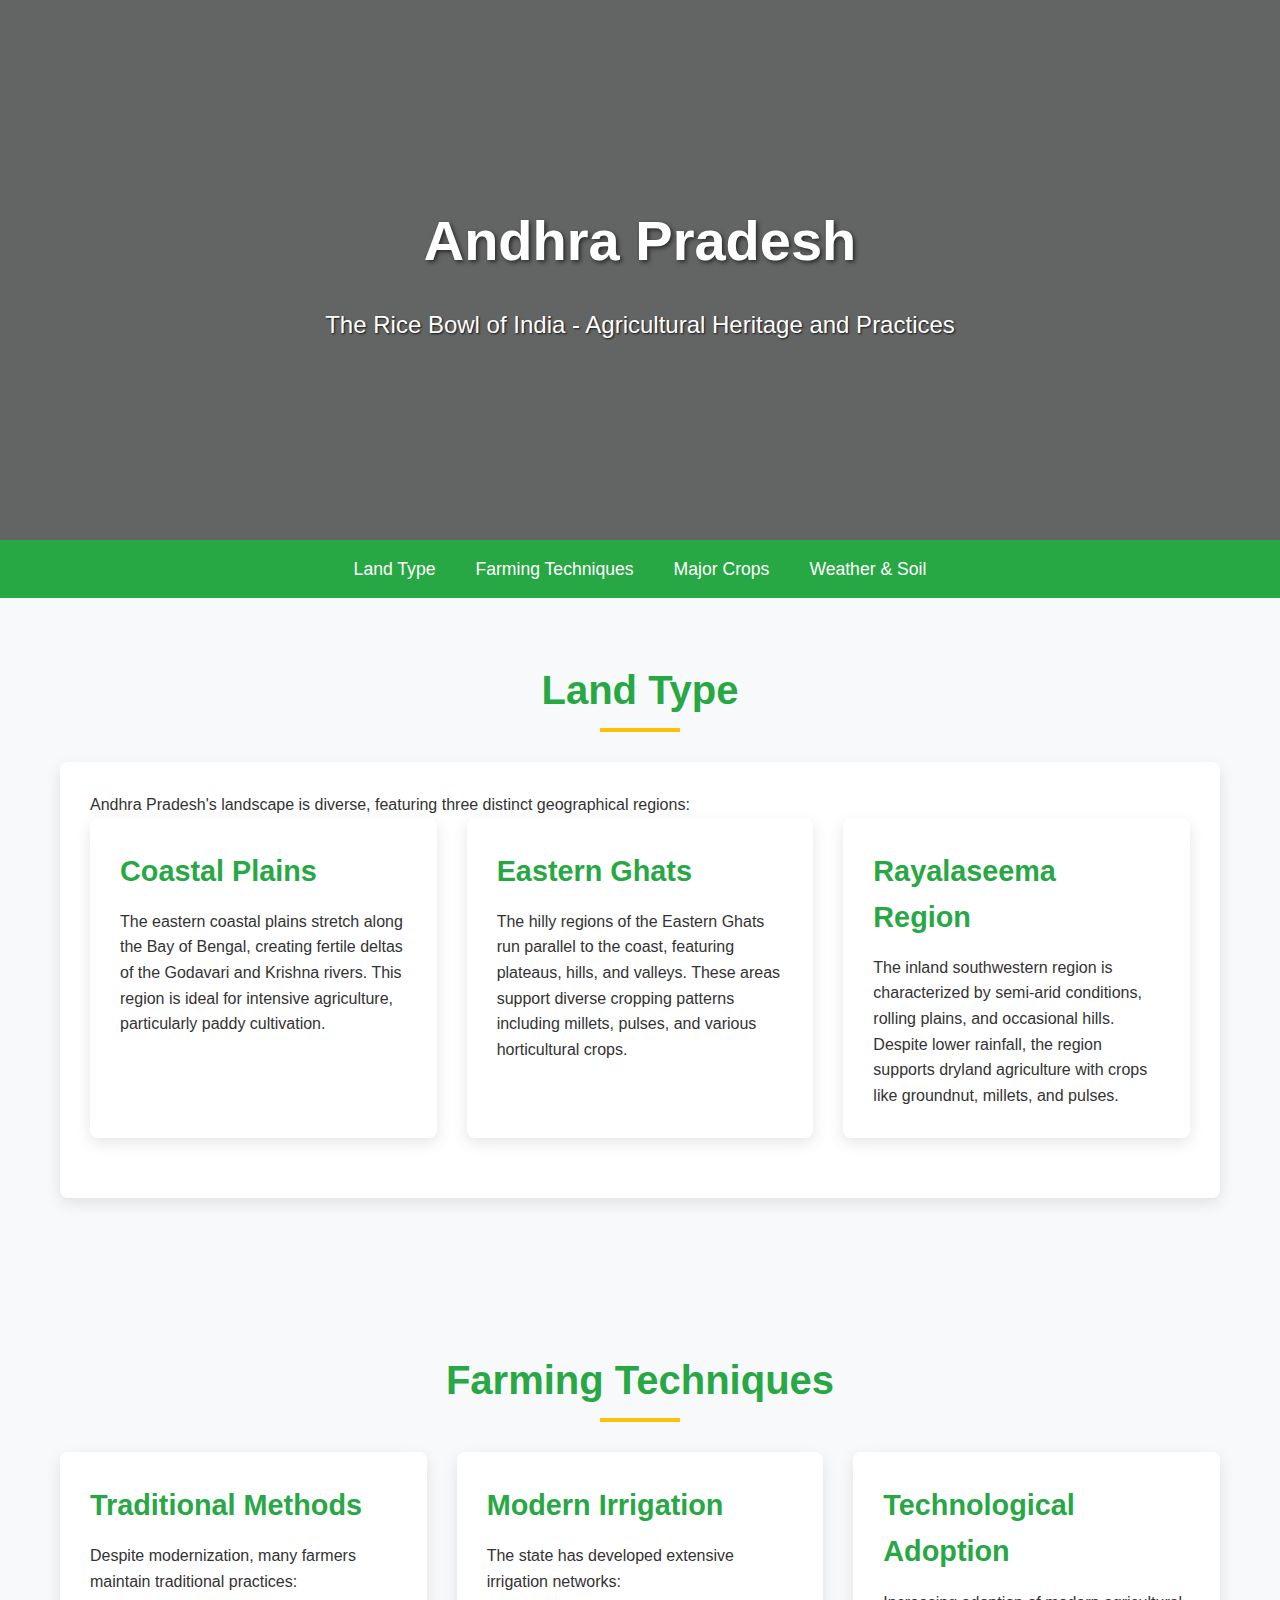
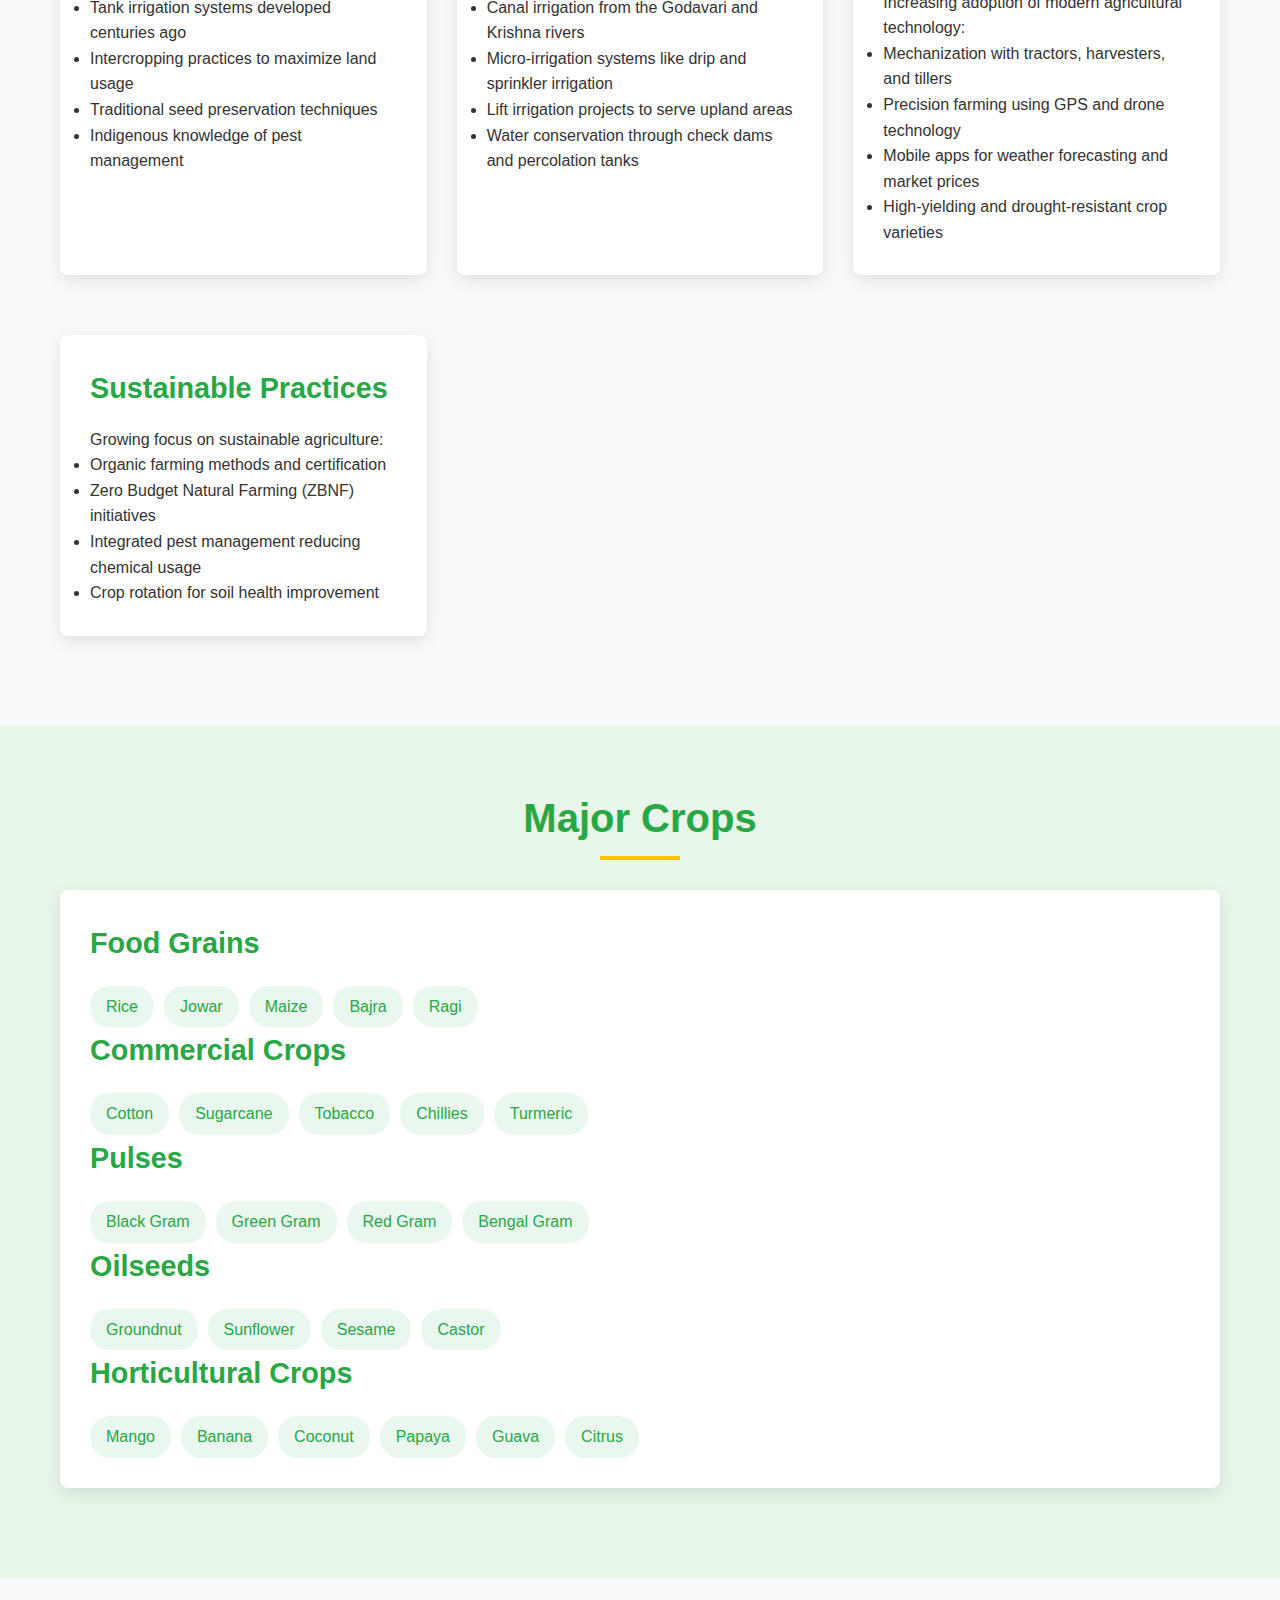
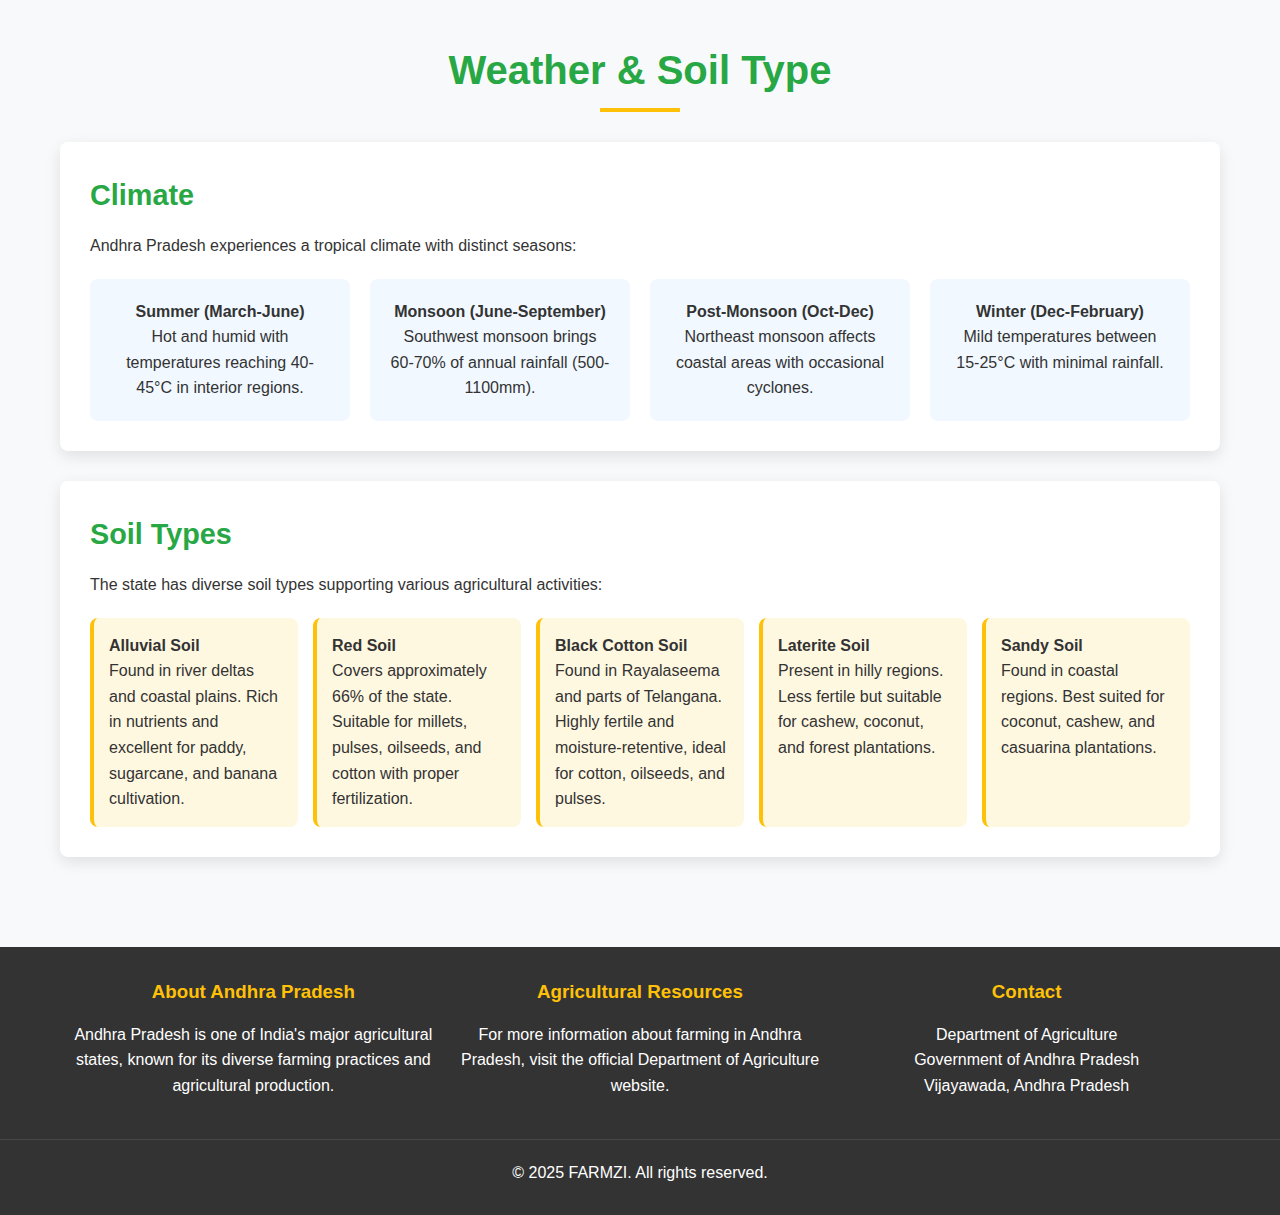
<file: andhra.html>
<!DOCTYPE html>
<html lang="en">
<head>
    <meta charset="UTF-8">
    <meta name="viewport" content="width=device-width, initial-scale=1.0">
    <title>Andhra Pradesh Agriculture</title>
    <style>
        /* Global Styles */
        * {
            margin: 0;
            padding: 0;
            box-sizing: border-box;
            font-family: 'Segoe UI', Tahoma, Geneva, Verdana, sans-serif;
        }
        
        body {
            background-color: #f8f9fa;
            color: #333;
            line-height: 1.6;
        }
        
        .container {
            max-width: 1200px;
            margin: 0 auto;
            padding: 0 20px;
        }
        
        /* Header Styles */
        header {
            background: linear-gradient(rgba(0, 0, 0, 0.6), rgba(0, 0, 0, 0.6)), 
                        url('https://upload.wikimedia.org/wikipedia/commons/thumb/4/44/Andhra_Pradesh_Montage.jpg/1280px-Andhra_Pradesh_Montage.jpg');
            background-size: cover;
            background-position: center;
            height: 60vh;
            color: white;
            text-align: center;
            display: flex;
            flex-direction: column;
            justify-content: center;
            align-items: center;
            position: relative;
        }
        
        .header-content h1 {
            font-size: 3.5rem;
            margin-bottom: 20px;
            text-shadow: 2px 2px 4px rgba(0, 0, 0, 0.6);
        }
        
        .header-content p {
            font-size: 1.5rem;
            max-width: 800px;
            margin: 0 auto;
            text-shadow: 1px 1px 2px rgba(0, 0, 0, 0.8);
        }
        
        /* Navigation */
        nav {
            background-color: #28a745;
            position: sticky;
            top: 0;
            z-index: 100;
        }
        
        .nav-links {
            display: flex;
            list-style: none;
            justify-content: center;
            padding: 15px 0;
        }
        
        .nav-links li {
            padding: 0 20px;
        }
        
        .nav-links a {
            color: white;
            text-decoration: none;
            font-weight: 500;
            transition: color 0.3s;
            font-size: 1.1rem;
        }
        
        .nav-links a:hover {
            color: #ffc107;
        }
        
        /* Section Styles */
        section {
            padding: 60px 0;
        }
        
        .section-title {
            text-align: center;
            margin-bottom: 40px;
            color: #28a745;
            font-size: 2.5rem;
            position: relative;
        }
        
        .section-title::after {
            content: "";
            position: absolute;
            bottom: -10px;
            left: 50%;
            transform: translateX(-50%);
            width: 80px;
            height: 4px;
            background-color: #ffc107;
        }
        
        .card {
            background-color: white;
            border-radius: 8px;
            box-shadow: 0 5px 15px rgba(0, 0, 0, 0.1);
            padding: 30px;
            margin-bottom: 30px;
            transition: transform 0.3s ease;
        }
        
        .card:hover {
            transform: translateY(-10px);
        }
        
        .card h3 {
            color: #28a745;
            margin-bottom: 15px;
            font-size: 1.8rem;
        }
        
        .card-grid {
            display: grid;
            grid-template-columns: repeat(auto-fit, minmax(300px, 1fr));
            gap: 30px;
        }
        
        /* Specific Section Styles */
        .famous-list {
            list-style: none;
        }
        
        .famous-list li {
            padding: 8px 0;
            border-bottom: 1px dashed #ccc;
        }
        
        .famous-list li:last-child {
            border-bottom: none;
        }
        
        .crop-container {
            display: flex;
            flex-wrap: wrap;
            gap: 10px;
            margin-top: 20px;
        }
        
        .crop-badge {
            background-color: #e9f7ef;
            color: #28a745;
            padding: 8px 16px;
            border-radius: 20px;
            font-weight: 500;
        }
        
        .weather-grid {
            display: grid;
            grid-template-columns: repeat(auto-fit, minmax(250px, 1fr));
            gap: 20px;
            margin-top: 20px;
        }
        
        .weather-card {
            background-color: #f1f8ff;
            border-radius: 8px;
            padding: 20px;
            text-align: center;
        }
        
        .soil-types {
            display: flex;
            flex-wrap: wrap;
            gap: 15px;
            margin-top: 20px;
        }
        
        .soil-type {
            flex: 1 1 200px;
            background-color: #fff8e1;
            padding: 15px;
            border-radius: 8px;
            border-left: 4px solid #ffc107;
        }
        
        /* Footer */
        footer {
            background-color: #333;
            color: white;
            text-align: center;
            padding: 30px 0;
        }
        
        .footer-content {
            display: flex;
            justify-content: space-between;
            flex-wrap: wrap;
            max-width: 1200px;
            margin: 0 auto;
            padding: 0 20px;
        }
        
        .footer-section {
            flex: 1 1 300px;
            margin-bottom: 20px;
        }
        
        .footer-section h3 {
            color: #ffc107;
            margin-bottom: 15px;
        }
        
        .copyright {
            margin-top: 20px;
            padding-top: 20px;
            border-top: 1px solid rgba(255, 255, 255, 0.1);
        }
        
        /* Responsive Design */
        @media screen and (max-width: 768px) {
            .header-content h1 {
                font-size: 2.5rem;
            }
            
            .header-content p {
                font-size: 1.1rem;
            }
            
            .nav-links {
                flex-direction: column;
                align-items: center;
            }
            
            .nav-links li {
                padding: 10px 0;
            }
            
            .section-title {
                font-size: 2rem;
            }
            
            .card h3 {
                font-size: 1.5rem;
            }
        }
        
        @media screen and (max-width: 480px) {
            header {
                height: 50vh;
            }
            
            .header-content h1 {
                font-size: 2rem;
            }
            
            section {
                padding: 40px 0;
            }
        }
    </style>
</head>
<body>
    <!-- Header Section -->
    <header>
        <div class="header-content">
            <h1>Andhra Pradesh</h1>
            <p>The Rice Bowl of India - Agricultural Heritage and Practices</p>
        </div>
    </header>
    
    <!-- Navigation -->
    <nav>
        <ul class="nav-links">
            <li><a href="#land-type">Land Type</a></li>
            <li><a href="#farming">Farming Techniques</a></li>
            <li><a href="#crops">Major Crops</a></li>
            <li><a href="#weather-soil">Weather & Soil</a></li>
        </ul>
    </nav>
    
    <!-- Main Content -->
    <main>
        <!-- Land Type Section -->
        <section id="land-type">
            <div class="container">
                <h2 class="section-title">Land Type</h2>
                <div class="card">
                    <p>Andhra Pradesh's landscape is diverse, featuring three distinct geographical regions:</p>
                    <div class="card-grid">
                        <div class="card">
                            <h3>Coastal Plains</h3>
                            <p>The eastern coastal plains stretch along the Bay of Bengal, creating fertile deltas of the Godavari and Krishna rivers. This region is ideal for intensive agriculture, particularly paddy cultivation.</p>
                        </div>
                        <div class="card">
                            <h3>Eastern Ghats</h3>
                            <p>The hilly regions of the Eastern Ghats run parallel to the coast, featuring plateaus, hills, and valleys. These areas support diverse cropping patterns including millets, pulses, and various horticultural crops.</p>
                        </div>
                        <div class="card">
                            <h3>Rayalaseema Region</h3>
                            <p>The inland southwestern region is characterized by semi-arid conditions, rolling plains, and occasional hills. Despite lower rainfall, the region supports dryland agriculture with crops like groundnut, millets, and pulses.</p>
                        </div>
                    </div>
                </div>
            </div>
        </section>
        
        
        
        <!-- Farming Techniques Section -->
        <section id="farming">
            <div class="container">
                <h2 class="section-title">Farming Techniques</h2>
                <div class="card-grid">
                    <div class="card">
                        <h3>Traditional Methods</h3>
                        <p>Despite modernization, many farmers maintain traditional practices:</p>
                        <ul>
                            <li>Tank irrigation systems developed centuries ago</li>
                            <li>Intercropping practices to maximize land usage</li>
                            <li>Traditional seed preservation techniques</li>
                            <li>Indigenous knowledge of pest management</li>
                        </ul>
                    </div>
                    <div class="card">
                        <h3>Modern Irrigation</h3>
                        <p>The state has developed extensive irrigation networks:</p>
                        <ul>
                            <li>Canal irrigation from the Godavari and Krishna rivers</li>
                            <li>Micro-irrigation systems like drip and sprinkler irrigation</li>
                            <li>Lift irrigation projects to serve upland areas</li>
                            <li>Water conservation through check dams and percolation tanks</li>
                        </ul>
                    </div>
                    <div class="card">
                        <h3>Technological Adoption</h3>
                        <p>Increasing adoption of modern agricultural technology:</p>
                        <ul>
                            <li>Mechanization with tractors, harvesters, and tillers</li>
                            <li>Precision farming using GPS and drone technology</li>
                            <li>Mobile apps for weather forecasting and market prices</li>
                            <li>High-yielding and drought-resistant crop varieties</li>
                        </ul>
                    </div>
                    <div class="card">
                        <h3>Sustainable Practices</h3>
                        <p>Growing focus on sustainable agriculture:</p>
                        <ul>
                            <li>Organic farming methods and certification</li>
                            <li>Zero Budget Natural Farming (ZBNF) initiatives</li>
                            <li>Integrated pest management reducing chemical usage</li>
                            <li>Crop rotation for soil health improvement</li>
                        </ul>
                    </div>
                </div>
            </div>
        </section>
        
        <!-- Major Crops Section -->
        <section id="crops" style="background-color: #e8f5e9;">
            <div class="container">
                <h2 class="section-title">Major Crops</h2>
                <div class="card">
                    <h3>Food Grains</h3>
                    <div class="crop-container">
                        <span class="crop-badge">Rice</span>
                        <span class="crop-badge">Jowar</span>
                        <span class="crop-badge">Maize</span>
                        <span class="crop-badge">Bajra</span>
                        <span class="crop-badge">Ragi</span>
                    </div>
                    
                    <h3>Commercial Crops</h3>
                    <div class="crop-container">
                        <span class="crop-badge">Cotton</span>
                        <span class="crop-badge">Sugarcane</span>
                        <span class="crop-badge">Tobacco</span>
                        <span class="crop-badge">Chillies</span>
                        <span class="crop-badge">Turmeric</span>
                    </div>
                    
                    <h3>Pulses</h3>
                    <div class="crop-container">
                        <span class="crop-badge">Black Gram</span>
                        <span class="crop-badge">Green Gram</span>
                        <span class="crop-badge">Red Gram</span>
                        <span class="crop-badge">Bengal Gram</span>
                    </div>
                    
                    <h3>Oilseeds</h3>
                    <div class="crop-container">
                        <span class="crop-badge">Groundnut</span>
                        <span class="crop-badge">Sunflower</span>
                        <span class="crop-badge">Sesame</span>
                        <span class="crop-badge">Castor</span>
                    </div>
                    
                    <h3>Horticultural Crops</h3>
                    <div class="crop-container">
                        <span class="crop-badge">Mango</span>
                        <span class="crop-badge">Banana</span>
                        <span class="crop-badge">Coconut</span>
                        <span class="crop-badge">Papaya</span>
                        <span class="crop-badge">Guava</span>
                        <span class="crop-badge">Citrus</span>
                    </div>
                </div>
            </div>
        </section>
        
        <!-- Weather and Soil Section -->
        <section id="weather-soil">
            <div class="container">
                <h2 class="section-title">Weather & Soil Type</h2>
                
                <div class="card">
                    <h3>Climate</h3>
                    <p>Andhra Pradesh experiences a tropical climate with distinct seasons:</p>
                    <div class="weather-grid">
                        <div class="weather-card">
                            <h4>Summer (March-June)</h4>
                            <p>Hot and humid with temperatures reaching 40-45°C in interior regions.</p>
                        </div>
                        <div class="weather-card">
                            <h4>Monsoon (June-September)</h4>
                            <p>Southwest monsoon brings 60-70% of annual rainfall (500-1100mm).</p>
                        </div>
                        <div class="weather-card">
                            <h4>Post-Monsoon (Oct-Dec)</h4>
                            <p>Northeast monsoon affects coastal areas with occasional cyclones.</p>
                        </div>
                        <div class="weather-card">
                            <h4>Winter (Dec-February)</h4>
                            <p>Mild temperatures between 15-25°C with minimal rainfall.</p>
                        </div>
                    </div>
                </div>
                
                <div class="card">
                    <h3>Soil Types</h3>
                    <p>The state has diverse soil types supporting various agricultural activities:</p>
                    <div class="soil-types">
                        <div class="soil-type">
                            <h4>Alluvial Soil</h4>
                            <p>Found in river deltas and coastal plains. Rich in nutrients and excellent for paddy, sugarcane, and banana cultivation.</p>
                        </div>
                        <div class="soil-type">
                            <h4>Red Soil</h4>
                            <p>Covers approximately 66% of the state. Suitable for millets, pulses, oilseeds, and cotton with proper fertilization.</p>
                        </div>
                        <div class="soil-type">
                            <h4>Black Cotton Soil</h4>
                            <p>Found in Rayalaseema and parts of Telangana. Highly fertile and moisture-retentive, ideal for cotton, oilseeds, and pulses.</p>
                        </div>
                        <div class="soil-type">
                            <h4>Laterite Soil</h4>
                            <p>Present in hilly regions. Less fertile but suitable for cashew, coconut, and forest plantations.</p>
                        </div>
                        <div class="soil-type">
                            <h4>Sandy Soil</h4>
                            <p>Found in coastal regions. Best suited for coconut, cashew, and casuarina plantations.</p>
                        </div>
                    </div>
                </div>
            </div>
        </section>
    </main>
    
    <!-- Footer Section -->
    <footer>
        <div class="footer-content">
            <div class="footer-section">
                <h3>About Andhra Pradesh</h3>
                <p>Andhra Pradesh is one of India's major agricultural states, known for its diverse farming practices and agricultural production.</p>
            </div>
            <div class="footer-section">
                <h3>Agricultural Resources</h3>
                <p>For more information about farming in Andhra Pradesh, visit the official Department of Agriculture website.</p>
            </div>
            <div class="footer-section">
                <h3>Contact</h3>
                <p>Department of Agriculture<br>
                Government of Andhra Pradesh<br>
                Vijayawada, Andhra Pradesh</p>
            </div>
        </div>
        <div class="copyright">
            <p>&copy; 2025 FARMZI. All rights reserved.</p>
        </div>
    </footer>
</body>
</html></div></ul>
</file>
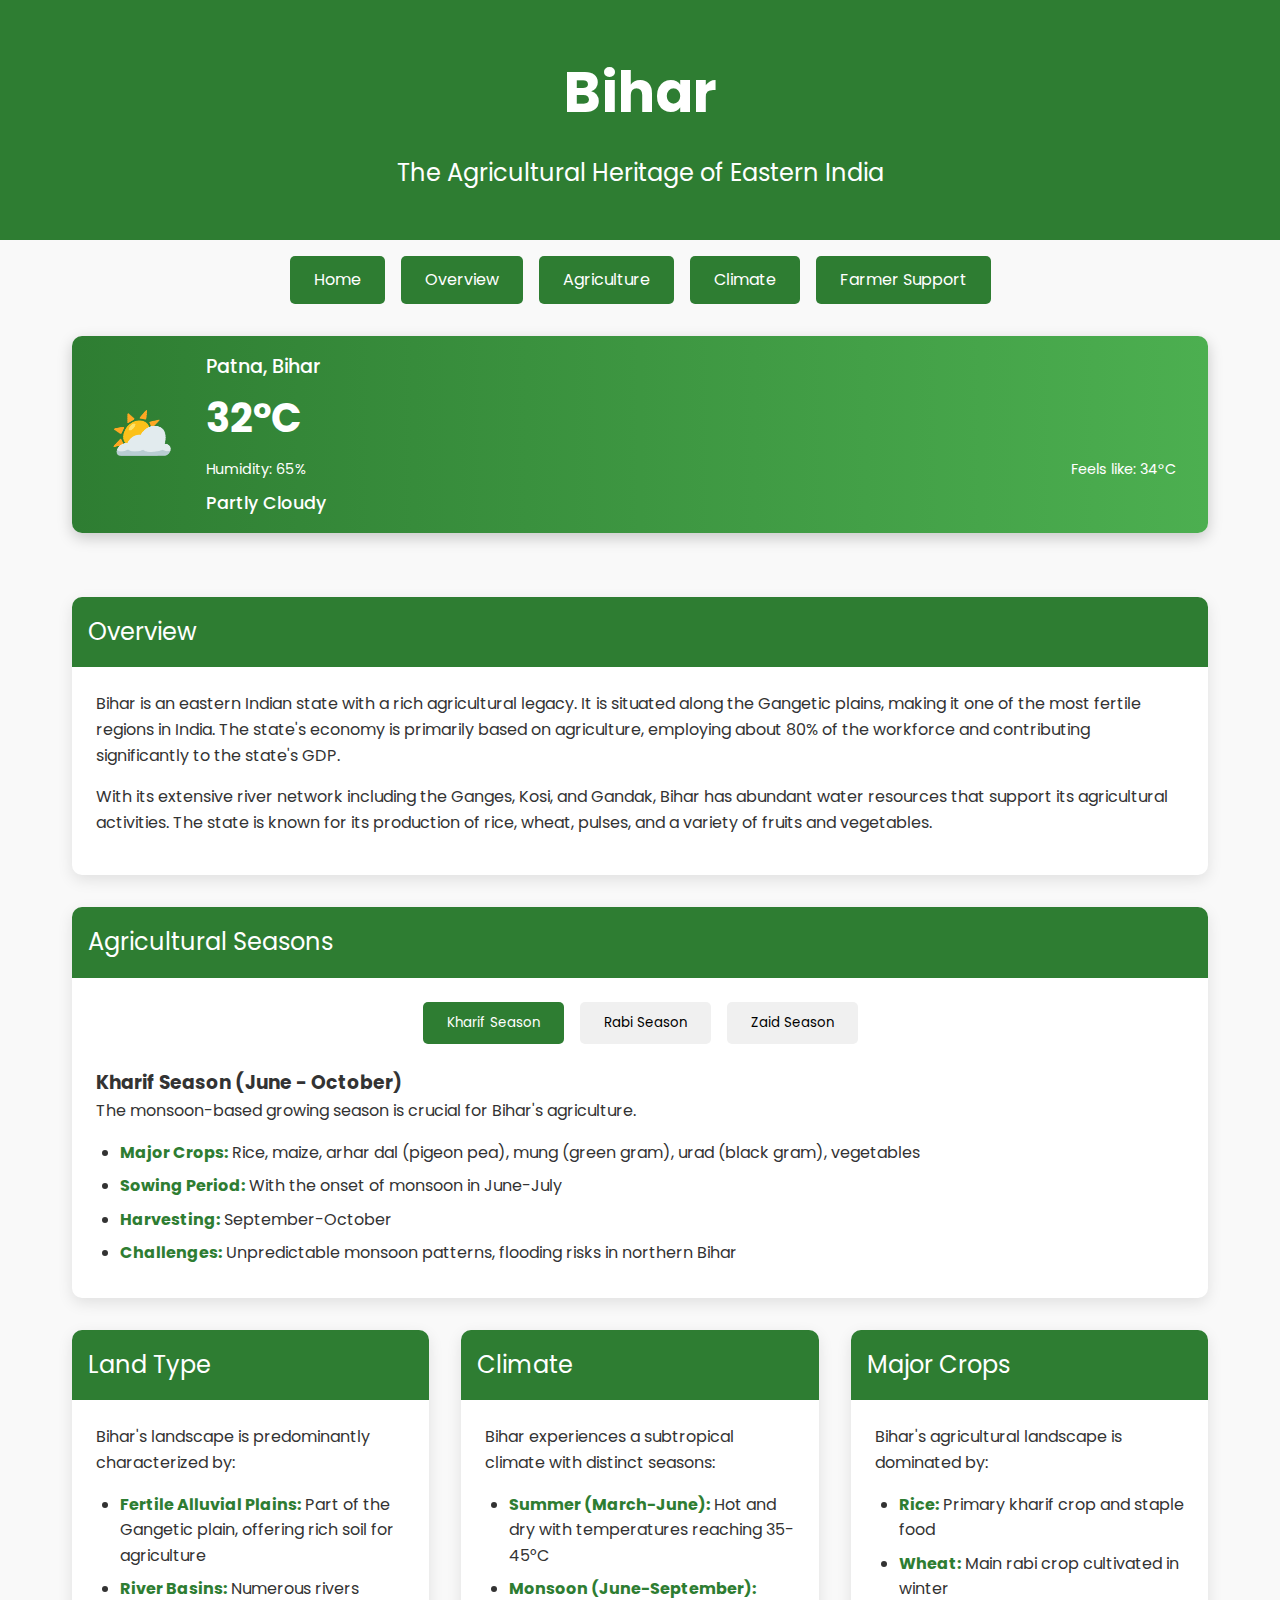
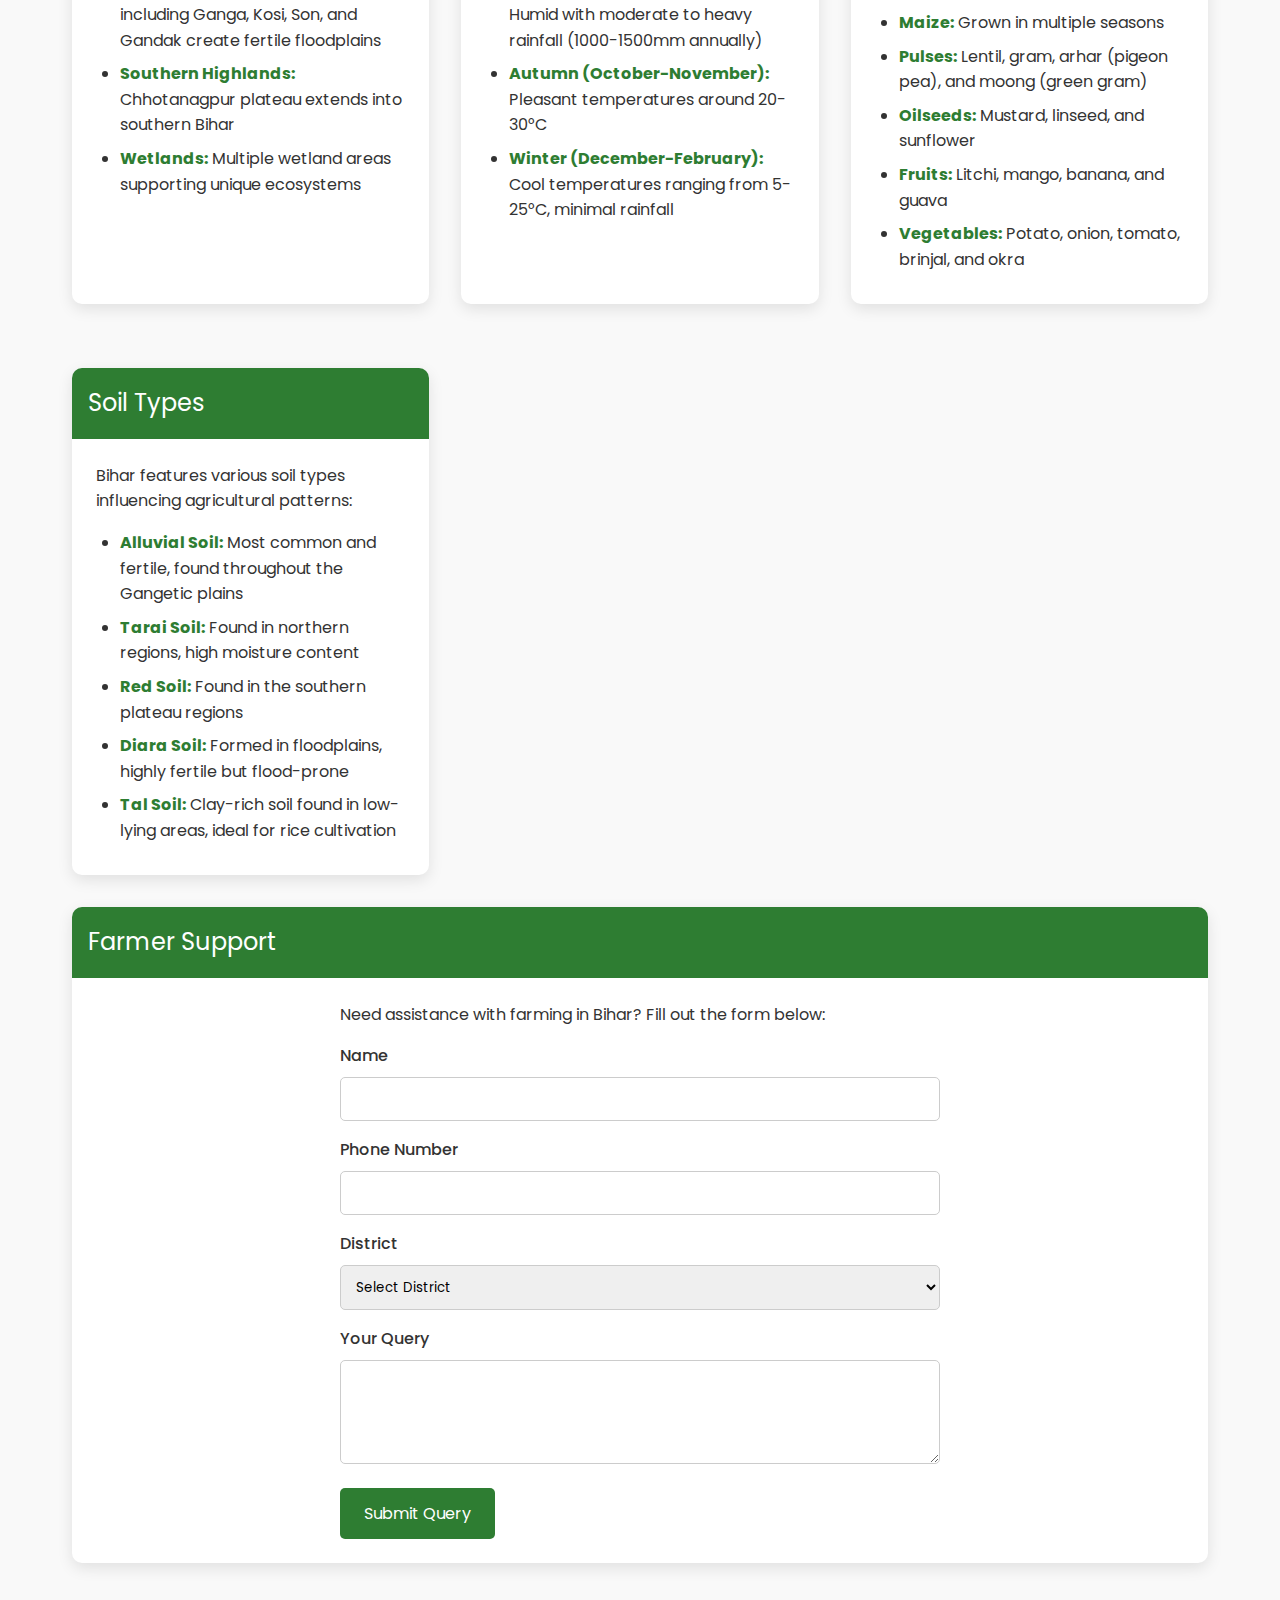
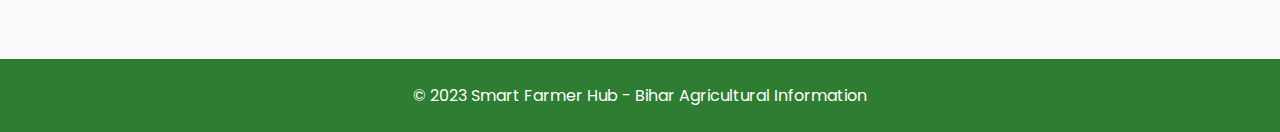
<file: bihar.html>
<!DOCTYPE html>
<html lang="en">
<head>
    <meta charset="UTF-8">
    <meta name="viewport" content="width=device-width, initial-scale=1.0">
    <title>Bihar - Smart Farmer Hub</title>
    <link rel="preconnect" href="https://fonts.googleapis.com">
    <link rel="preconnect" href="https://fonts.gstatic.com" crossorigin>
    <link href="https://fonts.googleapis.com/css2?family=Poppins:wght@300;400;500;600;700&family=Playfair+Display:wght@400;700&display=swap" rel="stylesheet">
    <style>
        * {
            margin: 0;
            padding: 0;
            box-sizing: border-box;
            font-family: 'Poppins', sans-serif;
        }

        body {
            background-color: #f9f9f9;
            color: #333;
            line-height: 1.6;
        }

        .header {
            position: relative;
            background-color: #2e7d32;
            color: white;
            padding: 3rem 0;
            text-align: center;
        }

        .header-content {
            width: 90%;
            max-width: 1200px;
            margin: 0 auto;
        }

        .header-content h1 {
            font-size: 3.5rem;
            margin-bottom: 1rem;
        }

        .header-content p {
            font-size: 1.5rem;
        }

        .container {
            max-width: 1200px;
            margin: 0 auto;
            padding: 2rem;
        }

        .section {
            background-color: white;
            border-radius: 10px;
            box-shadow: 0 5px 15px rgba(0, 0, 0, 0.1);
            margin-bottom: 2rem;
            overflow: hidden;
            transition: transform 0.3s ease;
        }

        .section:hover {
            transform: translateY(-5px);
        }

        .section-header {
            background-color: #2e7d32;
            color: white;
            padding: 1rem;
            font-size: 1.5rem;
        }

        .section-content {
            padding: 1.5rem;
        }

        .section-content p {
            margin-bottom: 1rem;
        }

        .info-grid {
            display: grid;
            grid-template-columns: repeat(auto-fill, minmax(300px, 1fr));
            gap: 2rem;
            margin-top: 2rem;
        }

        ul {
            padding-left: 1.5rem;
        }

        li {
            margin-bottom: 0.5rem;
        }

        .highlight {
            color: #2e7d32;
            font-weight: bold;
        }

        .footer {
            background-color: #2e7d32;
            color: white;
            text-align: center;
            padding: 1.5rem;
            margin-top: 2rem;
        }

        /* Tab Navigation */
        .tab-nav {
            display: flex;
            justify-content: center;
            margin-bottom: 1.5rem;
        }
        
        .tab-btn {
            background-color: #f0f0f0;
            border: none;
            padding: 0.7rem 1.5rem;
            margin: 0 0.5rem;
            border-radius: 5px;
            cursor: pointer;
            transition: all 0.3s ease;
        }
        
        .tab-btn.active {
            background-color: #2e7d32;
            color: white;
        }
        
        .tab-content {
            display: none;
        }
        
        .tab-content.active {
            display: block;
        }

        /* Contact Form Styling */
        .support-form {
            max-width: 600px;
            margin: 0 auto;
        }
        
        .form-group {
            margin-bottom: 1rem;
        }
        
        .form-group label {
            display: block;
            margin-bottom: 0.5rem;
            font-weight: 500;
        }
        
        .form-group input,
        .form-group select,
        .form-group textarea {
            width: 100%;
            padding: 0.7rem;
            border: 1px solid #ccc;
            border-radius: 5px;
            font-family: inherit;
        }
        
        .submit-btn {
            background-color: #2e7d32;
            color: white;
            border: none;
            padding: 0.8rem 1.5rem;
            border-radius: 5px;
            cursor: pointer;
            transition: background-color 0.3s;
            font-size: 1rem;
        }
        
        .submit-btn:hover {
            background-color: #1b5e20;
        }

        .nav-buttons {
            display: flex;
            justify-content: center;
            gap: 1rem;
            margin: 1rem 0 2rem;
        }
        
        .nav-button {
            background-color: #2e7d32;
            color: white;
            border: none;
            padding: 0.7rem 1.5rem;
            border-radius: 5px;
            text-decoration: none;
            transition: background-color 0.3s;
        }
        
        .nav-button:hover {
            background-color: #1b5e20;
        }

        /* Weather Widget CSS */
        .weather-widget-container {
            display: flex;
            justify-content: center;
            margin: 0 auto 2rem;
            max-width: 1200px;
            padding: 0 2rem;
        }

        .weather-widget {
            display: flex;
            background: linear-gradient(to right, #2e7d32, #4caf50);
            border-radius: 10px;
            padding: 1rem 2rem;
            color: white;
            box-shadow: 0 5px 15px rgba(0, 0, 0, 0.2);
            width: 100%;
            align-items: center;
            transition: transform 0.3s ease;
        }

        .weather-widget:hover {
            transform: translateY(-5px);
        }

        .weather-icon {
            font-size: 3.5rem;
            margin-right: 2rem;
            display: flex;
            align-items: center;
            justify-content: center;
        }

        .weather-info {
            flex: 1;
        }

        .weather-info .location {
            font-size: 1.2rem;
            margin-bottom: 0.2rem;
            font-weight: 500;
        }

        .weather-info .temperature {
            font-size: 2.5rem;
            font-weight: 700;
            margin-bottom: 0.5rem;
        }

        .weather-info .details {
            display: flex;
            justify-content: space-between;
            margin-bottom: 0.5rem;
            font-size: 0.9rem;
        }

        .weather-info .description {
            text-transform: capitalize;
            font-weight: 500;
            font-size: 1.1rem;
        }

        @media (max-width: 768px) {
            .header-content h1 {
                font-size: 2.5rem;
            }
            .header-content p {
                font-size: 1.2rem;
            }
            .info-grid {
                grid-template-columns: 1fr;
            }
            .tab-nav {
                flex-direction: column;
                align-items: center;
                gap: 0.5rem;
            }
            .nav-buttons {
                flex-direction: column;
                align-items: center;
            }
            .weather-widget {
                flex-direction: column;
                text-align: center;
                padding: 1.5rem;
            }
            
            .weather-icon {
                margin-right: 0;
                margin-bottom: 1rem;
            }
            
            .weather-info .details {
                flex-direction: column;
                gap: 0.5rem;
            }
        }
    </style>
</head>
<body>
    <!-- Header Section -->
    <div class="header">
        <div class="header-content">
            <h1>Bihar</h1>
            <p>The Agricultural Heritage of Eastern India</p>
        </div>
    </div>

    <!-- Navigation Buttons -->
    <div class="nav-buttons">
        <a href="index.html" class="nav-button">Home</a>
        <a href="#overview" class="nav-button">Overview</a>
        <a href="#agriculture" class="nav-button">Agriculture</a>
        <a href="#climate" class="nav-button">Climate</a>
        <a href="#support" class="nav-button">Farmer Support</a>
    </div>

    <!-- Weather Widget -->
    <div class="weather-widget-container">
        <div class="weather-widget">
            <div class="weather-icon">
                <i id="weather-icon" class="wi"></i>
            </div>
            <div class="weather-info">
                <div class="location" id="location">Loading location...</div>
                <div class="temperature">
                    <span id="temperature">--</span>°C
                </div>
                <div class="details">
                    <span class="humidity">
                        <i class="wi wi-humidity"></i> 
                        Humidity: <span id="humidity">--</span>%
                    </span>
                    <span class="feels-like">
                        Feels like: <span id="feels-like">--</span>°C
                    </span>
                </div>
                <div class="description" id="weather-description">Checking weather...</div>
            </div>
        </div>
    </div>

    <div class="container">
        <!-- Overview Section -->
        <div class="section" id="overview">
            <div class="section-header">
                Overview
            </div>
            <div class="section-content">
                <p>Bihar is an eastern Indian state with a rich agricultural legacy. It is situated along the Gangetic plains, making it one of the most fertile regions in India. The state's economy is primarily based on agriculture, employing about 80% of the workforce and contributing significantly to the state's GDP.</p>
                <p>With its extensive river network including the Ganges, Kosi, and Gandak, Bihar has abundant water resources that support its agricultural activities. The state is known for its production of rice, wheat, pulses, and a variety of fruits and vegetables.</p>
            </div>
        </div>

        <!-- Seasonal Information with Tabs -->
        <div class="section" id="agriculture">
            <div class="section-header">
                Agricultural Seasons
            </div>
            <div class="section-content">
                <div class="tab-container">
                    <div class="tab-nav">
                        <button class="tab-btn active" data-tab="season1">Kharif Season</button>
                        <button class="tab-btn" data-tab="season2">Rabi Season</button>
                        <button class="tab-btn" data-tab="season3">Zaid Season</button>
                    </div>
                    
                    <div class="tab-content active" id="season1">
                        <h3>Kharif Season (June - October)</h3>
                        <p>The monsoon-based growing season is crucial for Bihar's agriculture.</p>
                        <ul>
                            <li><span class="highlight">Major Crops:</span> Rice, maize, arhar dal (pigeon pea), mung (green gram), urad (black gram), vegetables</li>
                            <li><span class="highlight">Sowing Period:</span> With the onset of monsoon in June-July</li>
                            <li><span class="highlight">Harvesting:</span> September-October</li>
                            <li><span class="highlight">Challenges:</span> Unpredictable monsoon patterns, flooding risks in northern Bihar</li>
                        </ul>
                    </div>
                    
                    <div class="tab-content" id="season2">
                        <h3>Rabi Season (October - March)</h3>
                        <p>The winter growing season for Bihar's wheat and pulse production.</p>
                        <ul>
                            <li><span class="highlight">Major Crops:</span> Wheat, gram, masoor (red lentil), mustard, vegetables</li>
                            <li><span class="highlight">Sowing Period:</span> October-November after kharif harvest</li>
                            <li><span class="highlight">Harvesting:</span> February-March</li>
                            <li><span class="highlight">Irrigation:</span> Relies on canal networks, tube wells, and residual moisture</li>
                        </ul>
                    </div>
                    
                    <div class="tab-content" id="season3">
                        <h3>Zaid Season (March - June)</h3>
                        <p>The summer growing season between rabi and kharif.</p>
                        <ul>
                            <li><span class="highlight">Major Crops:</span> Vegetables, fruits, moong dal, fodder crops</li>
                            <li><span class="highlight">Sowing Period:</span> March-April</li>
                            <li><span class="highlight">Harvesting:</span> May-June before monsoon</li>
                            <li><span class="highlight">Irrigation:</span> Heavily dependent on irrigation due to hot and dry conditions</li>
                        </ul>
                    </div>
                </div>
            </div>
        </div>

        <!-- Information Grid -->
        <div class="info-grid" id="climate">
            <!-- Land Type -->
            <div class="section">
                <div class="section-header">
                    Land Type
                </div>
                <div class="section-content">
                    <p>Bihar's landscape is predominantly characterized by:</p>
                    <ul>
                        <li><span class="highlight">Fertile Alluvial Plains:</span> Part of the Gangetic plain, offering rich soil for agriculture</li>
                        <li><span class="highlight">River Basins:</span> Numerous rivers including Ganga, Kosi, Son, and Gandak create fertile floodplains</li>
                        <li><span class="highlight">Southern Highlands:</span> Chhotanagpur plateau extends into southern Bihar</li>
                        <li><span class="highlight">Wetlands:</span> Multiple wetland areas supporting unique ecosystems</li>
                    </ul>
                </div>
            </div>

            <!-- Climate -->
            <div class="section">
                <div class="section-header">
                    Climate
                </div>
                <div class="section-content">
                    <p>Bihar experiences a subtropical climate with distinct seasons:</p>
                    <ul>
                        <li><span class="highlight">Summer (March-June):</span> Hot and dry with temperatures reaching 35-45°C</li>
                        <li><span class="highlight">Monsoon (June-September):</span> Humid with moderate to heavy rainfall (1000-1500mm annually)</li>
                        <li><span class="highlight">Autumn (October-November):</span> Pleasant temperatures around 20-30°C</li>
                        <li><span class="highlight">Winter (December-February):</span> Cool temperatures ranging from 5-25°C, minimal rainfall</li>
                    </ul>
                </div>
            </div>

            <!-- Major Crops -->
            <div class="section">
                <div class="section-header">
                    Major Crops
                </div>
                <div class="section-content">
                    <p>Bihar's agricultural landscape is dominated by:</p>
                    <ul>
                        <li><span class="highlight">Rice:</span> Primary kharif crop and staple food</li>
                        <li><span class="highlight">Wheat:</span> Main rabi crop cultivated in winter</li>
                        <li><span class="highlight">Maize:</span> Grown in multiple seasons</li>
                        <li><span class="highlight">Pulses:</span> Lentil, gram, arhar (pigeon pea), and moong (green gram)</li>
                        <li><span class="highlight">Oilseeds:</span> Mustard, linseed, and sunflower</li>
                        <li><span class="highlight">Fruits:</span> Litchi, mango, banana, and guava</li>
                        <li><span class="highlight">Vegetables:</span> Potato, onion, tomato, brinjal, and okra</li>
                    </ul>
                </div>
            </div>

            <!-- Soil Types -->
            <div class="section">
                <div class="section-header">
                    Soil Types
                </div>
                <div class="section-content">
                    <p>Bihar features various soil types influencing agricultural patterns:</p>
                    <ul>
                        <li><span class="highlight">Alluvial Soil:</span> Most common and fertile, found throughout the Gangetic plains</li>
                        <li><span class="highlight">Tarai Soil:</span> Found in northern regions, high moisture content</li>
                        <li><span class="highlight">Red Soil:</span> Found in the southern plateau regions</li>
                        <li><span class="highlight">Diara Soil:</span> Formed in floodplains, highly fertile but flood-prone</li>
                        <li><span class="highlight">Tal Soil:</span> Clay-rich soil found in low-lying areas, ideal for rice cultivation</li>
                    </ul>
                </div>
            </div>
        </div>

        <!-- Farmer Support Contact Form -->
        <div class="section" id="support">
            <div class="section-header">
                Farmer Support
            </div>
            <div class="section-content">
                <div class="support-form">
                    <p>Need assistance with farming in Bihar? Fill out the form below:</p>
                    <form id="farmer-support-form">
                        <div class="form-group">
                            <label for="name">Name</label>
                            <input type="text" id="name" name="name" required>
                        </div>
                        <div class="form-group">
                            <label for="phone">Phone Number</label>
                            <input type="tel" id="phone" name="phone" required>
                        </div>
                        <div class="form-group">
                            <label for="district">District</label>
                            <select id="district" name="district" required>
                                <option value="">Select District</option>
                                <option value="Patna">Patna</option>
                                <option value="Gaya">Gaya</option>
                                <option value="Muzaffarpur">Muzaffarpur</option>
                                <option value="Bhagalpur">Bhagalpur</option>
                                <option value="Darbhanga">Darbhanga</option>
                                <option value="Purnia">Purnia</option>
                                <option value="Ara">Ara</option>
                                <option value="other">Other</option>
                            </select>
                        </div>
                        <div class="form-group">
                            <label for="query">Your Query</label>
                            <textarea id="query" name="query" rows="4" required></textarea>
                        </div>
                        <button type="submit" class="submit-btn">Submit Query</button>
                    </form>
                </div>
            </div>
        </div>
    </div>

    <footer class="footer">
        <p>© 2023 Smart Farmer Hub - Bihar Agricultural Information</p>
    </footer>

    <script>
        // Tab Switching Functionality
        const tabBtns = document.querySelectorAll('.tab-btn');
        const tabContents = document.querySelectorAll('.tab-content');
        
        tabBtns.forEach(btn => {
            btn.addEventListener('click', () => {
                // Remove active class from all buttons and contents
                tabBtns.forEach(b => b.classList.remove('active'));
                tabContents.forEach(content => content.classList.remove('active'));
                
                // Add active class to clicked button and corresponding content
                btn.classList.add('active');
                const tab = btn.getAttribute('data-tab');
                document.getElementById(tab).classList.add('active');
            });
        });

        // Form submission handling
        document.getElementById('farmer-support-form').addEventListener('submit', function(event) {
            event.preventDefault();
            alert('Thank you for your query! Our Bihar agricultural experts will contact you soon.');
            this.reset();
        });

        // Smooth scrolling for anchor links
        document.querySelectorAll('a[href^="#"]').forEach(anchor => {
            anchor.addEventListener('click', function (e) {
                e.preventDefault();
                document.querySelector(this.getAttribute('href')).scrollIntoView({
                    behavior: 'smooth'
                });
            });
        });

        // Weather Widget Functionality
        document.addEventListener('DOMContentLoaded', function() {
            // Weather icons mapping
            const weatherIcons = {
                '01d': '☀️', // Clear sky day
                '01n': '🌙', // Clear sky night
                '02d': '⛅', // Few clouds day
                '02n': '☁️', // Few clouds night
                '03d': '☁️', // Scattered clouds
                '03n': '☁️',
                '04d': '☁️', // Broken clouds
                '04n': '☁️',
                '09d': '🌧️', // Shower rain
                '09n': '🌧️',
                '10d': '🌦️', // Rain day
                '10n': '🌧️', // Rain night
                '11d': '⛈️', // Thunderstorm
                '11n': '⛈️',
                '13d': '❄️', // Snow
                '13n': '❄️',
                '50d': '🌫️', // Mist
                '50n': '🌫️'
            };

            // Function to get weather data
            function getWeather(latitude, longitude) {
                const apiKey = 'd5927e89c7fba5a16c38cbaa442365c4'; // Replace with your OpenWeatherMap API key
                
                // If no API key is provided, display dummy data
                if (apiKey === 'd5927e89c7fba5a16c38cbaa442365c4') {
                    // Display example data
                    displayWeather({
                        name: 'Patna, Bihar',
                        main: {
                            temp: 32,
                            feels_like: 34,
                            humidity: 65
                        },
                        weather: [{ 
                            description: 'partly cloudy',
                            icon: '02d'
                        }]
                    });
                    return;
                }
                
                // Use actual API if key is provided
                fetch(`https://api.openweathermap.org/data/2.5/weather?lat=${latitude}&lon=${longitude}&units=metric&appid=${apiKey}`)
                    .then(response => {
                        if (!response.ok) {
                            throw new Error('Weather data unavailable');
                        }
                        return response.json();
                    })
                    .then(data => {
                        displayWeather(data);
                    })
                    .catch(error => {
                        console.error('Error fetching weather:', error);
                        document.getElementById('location').textContent = 'Weather data unavailable';
                    });
            }

            // Function to display weather data
            function displayWeather(data) {
                document.getElementById('location').textContent = data.name || 'Location unknown';
                document.getElementById('temperature').textContent = Math.round(data.main.temp);
                document.getElementById('feels-like').textContent = Math.round(data.main.feels_like);
                document.getElementById('humidity').textContent = data.main.humidity;
                document.getElementById('weather-description').textContent = data.weather[0].description;
                
                // Display weather icon
                const iconCode = data.weather[0].icon;
                document.getElementById('weather-icon').textContent = weatherIcons[iconCode] || '🌡️';
            }

            // Get user's location
            function getUserLocation() {
                if (navigator.geolocation) {
                    navigator.geolocation.getCurrentPosition(
                        position => {
                            getWeather(position.coords.latitude, position.coords.longitude);
                        },
                        error => {
                            console.error('Error getting location:', error);
                            // Default to Patna location if user location is unavailable
                            getWeather(25.6, 85.1); // Approximate coordinates for Patna, Bihar
                        }
                    );
                } else {
                    document.getElementById('location').textContent = 'Geolocation not supported';
                    // Default to Patna location
                    getWeather(25.6, 85.1);
                }
            }

            // Initialize weather widget
            getUserLocation();
        });
    </script>
</body>
</html>
</file>
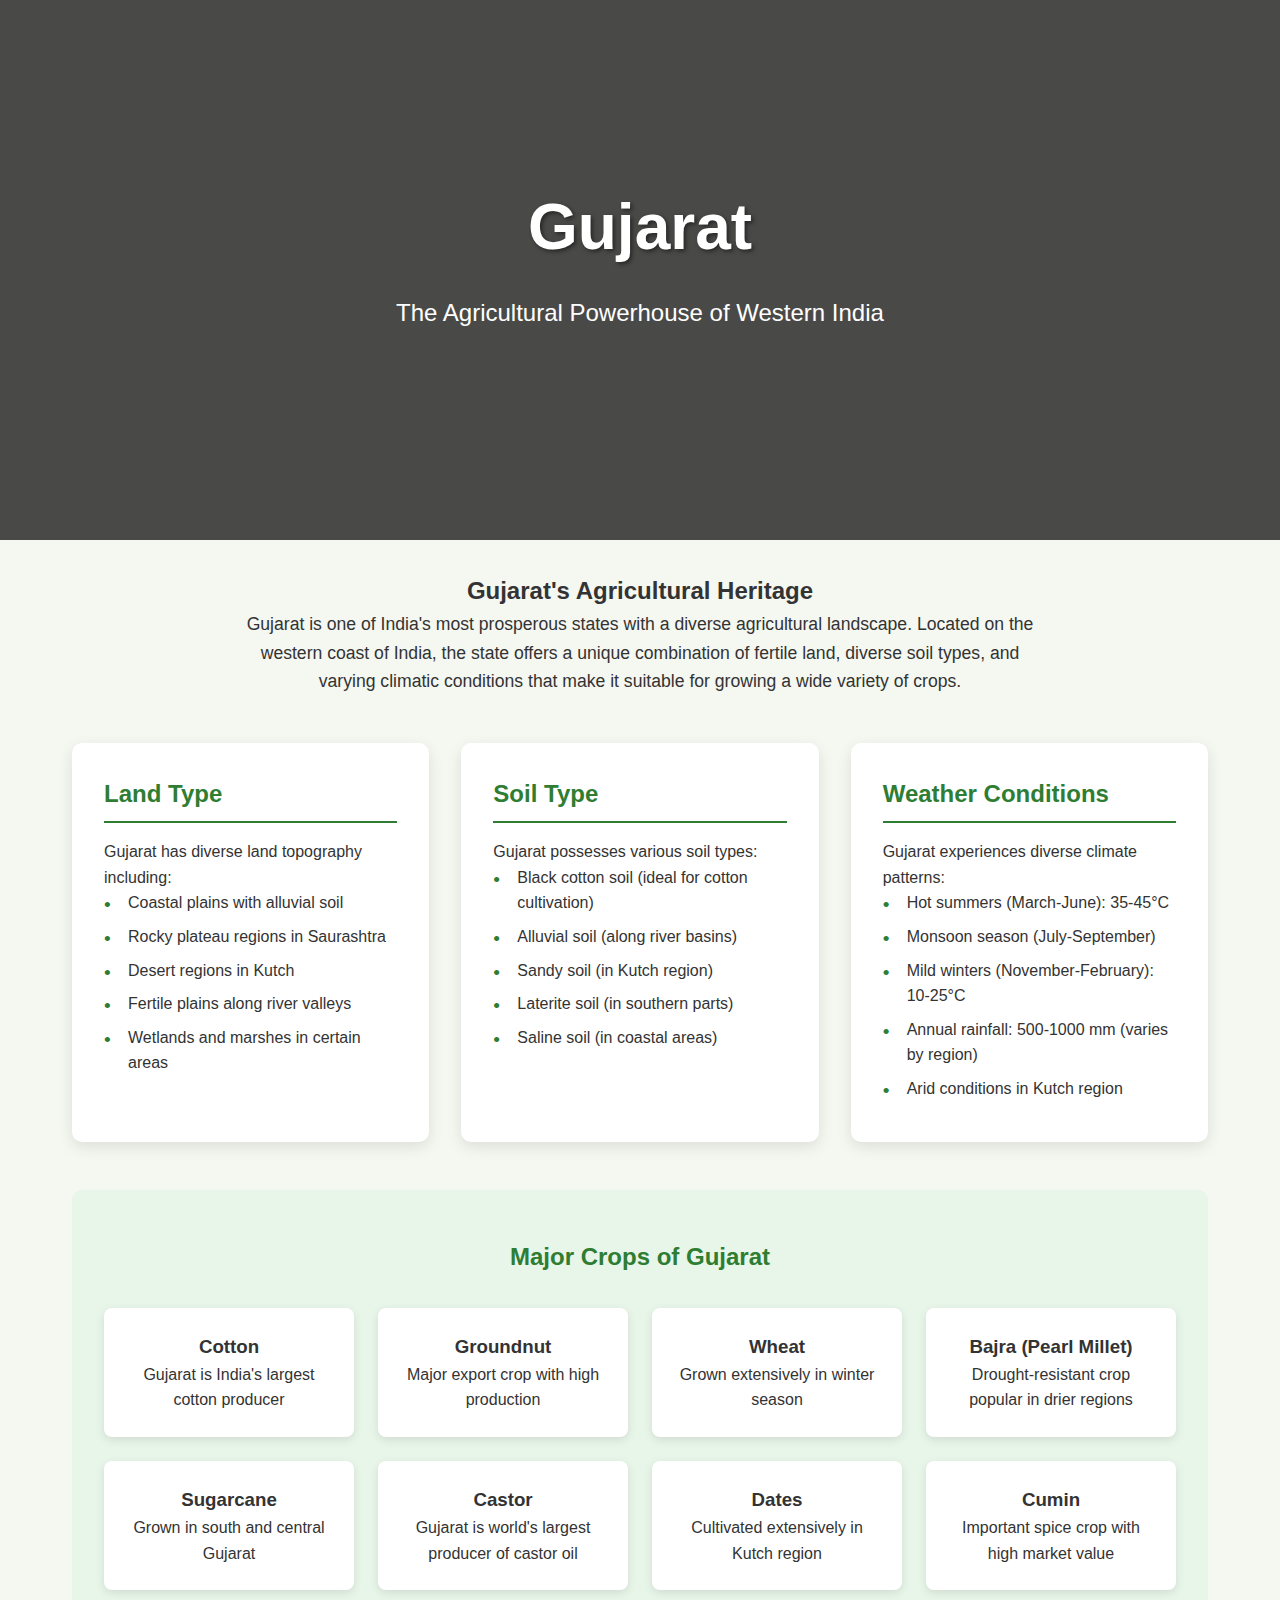
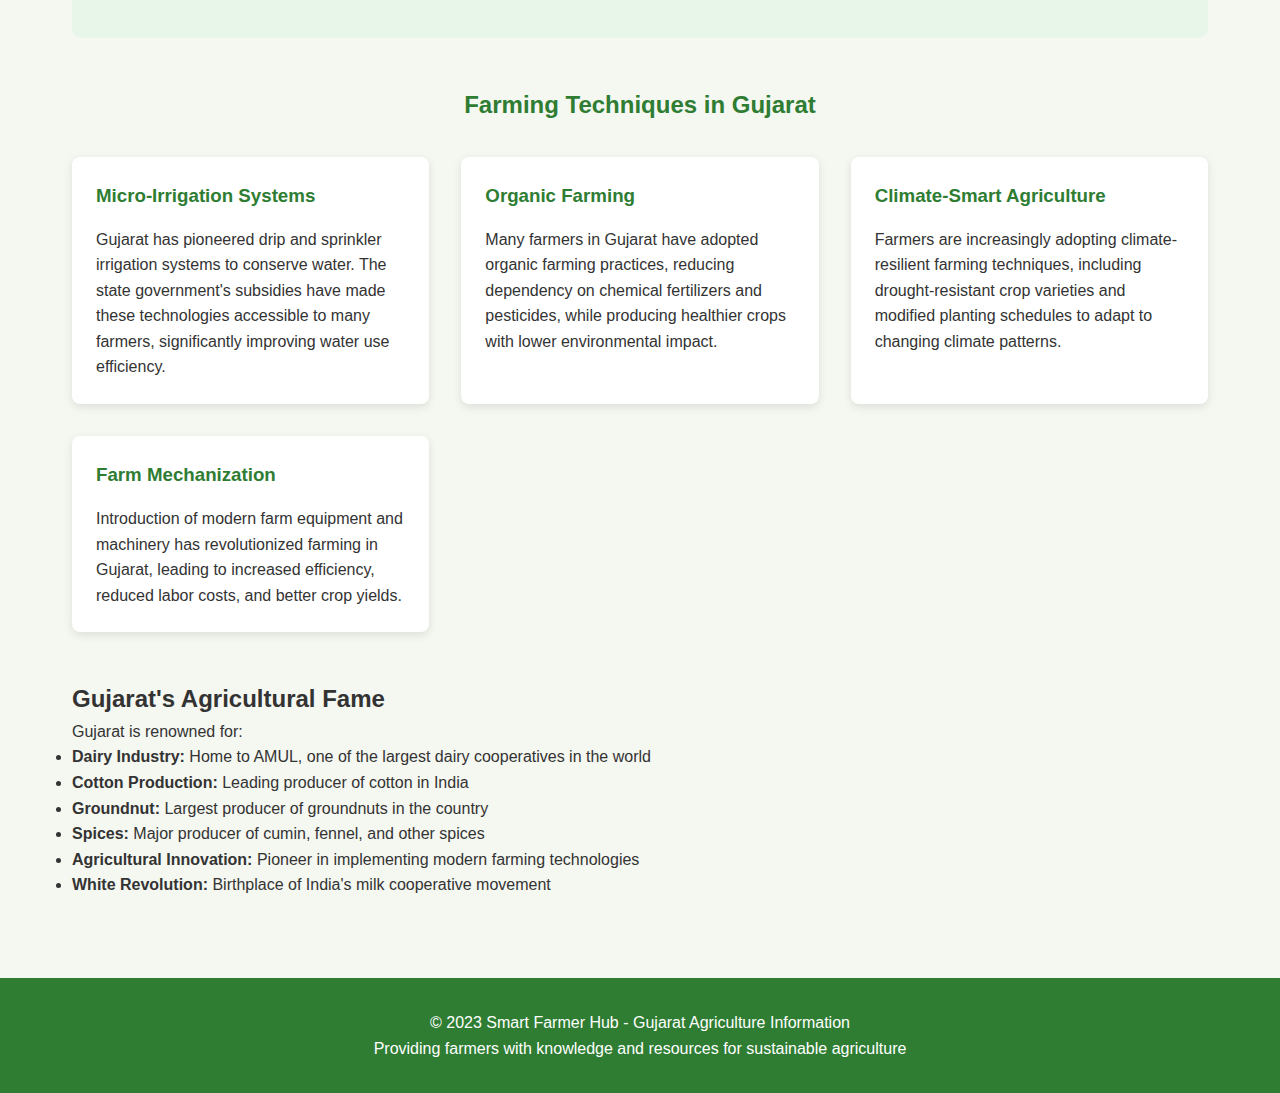
<file: gujrat.html>
<!DOCTYPE html>
<html lang="en">
<head>
    <meta charset="UTF-8">
    <meta name="viewport" content="width=device-width, initial-scale=1.0">
    <title>Gujarat - Smart Farmer Hub</title>
    <style>
        * {
            margin: 0;
            padding: 0;
            box-sizing: border-box;
            font-family: 'Segoe UI', Tahoma, Geneva, Verdana, sans-serif;
        }

        body {
            background-color: #f5f7f1;
            color: #333;
            line-height: 1.6;
        }

        header {
            background: linear-gradient(rgba(0, 0, 0, 0.7), rgba(0, 0, 0, 0.7)), url('https://images.unsplash.com/photo-1607960402358-a5ceb93094a0?ixlib=rb-4.0.3');
            background-size: cover;
            background-position: center;
            color: white;
            height: 60vh;
            display: flex;
            flex-direction: column;
            justify-content: center;
            align-items: center;
            text-align: center;
            padding: 2rem;
        }

        h1 {
            font-size: 4rem;
            margin-bottom: 1rem;
            text-shadow: 2px 2px 4px rgba(0, 0, 0, 0.5);
        }

        .subtitle {
            font-size: 1.5rem;
            margin-bottom: 2rem;
            font-weight: 300;
        }

        .container {
            max-width: 1200px;
            margin: 0 auto;
            padding: 2rem;
        }

        .intro {
            text-align: center;
            margin-bottom: 3rem;
        }

        .intro p {
            max-width: 800px;
            margin: 0 auto;
            font-size: 1.1rem;
        }

        .features {
            display: grid;
            grid-template-columns: repeat(auto-fit, minmax(300px, 1fr));
            gap: 2rem;
            margin-bottom: 3rem;
        }

        .feature-card {
            background-color: white;
            border-radius: 10px;
            padding: 2rem;
            box-shadow: 0 5px 15px rgba(0, 0, 0, 0.1);
            transition: transform 0.3s ease, box-shadow 0.3s ease;
        }

        .feature-card:hover {
            transform: translateY(-5px);
            box-shadow: 0 8px 20px rgba(0, 0, 0, 0.15);
        }

        .feature-card h3 {
            color: #2e7d32;
            font-size: 1.5rem;
            margin-bottom: 1rem;
            border-bottom: 2px solid #2e7d32;
            padding-bottom: 0.5rem;
        }

        .feature-card ul {
            list-style-type: none;
        }

        .feature-card ul li {
            margin-bottom: 0.5rem;
            position: relative;
            padding-left: 1.5rem;
        }

        .feature-card ul li:before {
            content: "•";
            color: #2e7d32;
            font-size: 1.2rem;
            position: absolute;
            left: 0;
        }

        .crops-section {
            background-color: #e8f5e9;
            padding: 3rem 2rem;
            border-radius: 10px;
            margin-bottom: 3rem;
        }

        .crops-section h2 {
            text-align: center;
            color: #2e7d32;
            margin-bottom: 2rem;
        }

        .crops-grid {
            display: grid;
            grid-template-columns: repeat(auto-fit, minmax(200px, 1fr));
            gap: 1.5rem;
        }

        .crop-card {
            background-color: white;
            border-radius: 8px;
            padding: 1.5rem;
            text-align: center;
            box-shadow: 0 3px 10px rgba(0, 0, 0, 0.1);
        }

        .crop-card img {
            width: 80px;
            height: 80px;
            object-fit: cover;
            border-radius: 50%;
            margin-bottom: 1rem;
        }

        .techniques-section {
            margin-bottom: 3rem;
        }

        .techniques-section h2 {
            text-align: center;
            color: #2e7d32;
            margin-bottom: 2rem;
        }

        .techniques-grid {
            display: grid;
            grid-template-columns: repeat(auto-fit, minmax(300px, 1fr));
            gap: 2rem;
        }

        .technique-card {
            background-color: white;
            border-radius: 8px;
            padding: 1.5rem;
            box-shadow: 0 3px 10px rgba(0, 0, 0, 0.1);
        }

        .technique-card h3 {
            color: #2e7d32;
            margin-bottom: 1rem;
        }

        footer {
            background-color: #2e7d32;
            color: white;
            text-align: center;
            padding: 2rem;
            margin-top: 3rem;
        }

        @media (max-width: 768px) {
            h1 {
                font-size: 2.5rem;
            }
            
            .subtitle {
                font-size: 1.2rem;
            }
            
            .feature-card {
                padding: 1.5rem;
            }
        }
    </style>
</head>
<body>
    <header>
        <h1>Gujarat</h1>
        <p class="subtitle">The Agricultural Powerhouse of Western India</p>
    </header>

    <div class="container">
        <section class="intro">
            <h2>Gujarat's Agricultural Heritage</h2>
            <p>Gujarat is one of India's most prosperous states with a diverse agricultural landscape. Located on the western coast of India, the state offers a unique combination of fertile land, diverse soil types, and varying climatic conditions that make it suitable for growing a wide variety of crops.</p>
        </section>

        <section class="features">
            <div class="feature-card">
                <h3>Land Type</h3>
                <p>Gujarat has diverse land topography including:</p>
                <ul>
                    <li>Coastal plains with alluvial soil</li>
                    <li>Rocky plateau regions in Saurashtra</li>
                    <li>Desert regions in Kutch</li>
                    <li>Fertile plains along river valleys</li>
                    <li>Wetlands and marshes in certain areas</li>
                </ul>
            </div>

            <div class="feature-card">
                <h3>Soil Type</h3>
                <p>Gujarat possesses various soil types:</p>
                <ul>
                    <li>Black cotton soil (ideal for cotton cultivation)</li>
                    <li>Alluvial soil (along river basins)</li>
                    <li>Sandy soil (in Kutch region)</li>
                    <li>Laterite soil (in southern parts)</li>
                    <li>Saline soil (in coastal areas)</li>
                </ul>
            </div>

            <div class="feature-card">
                <h3>Weather Conditions</h3>
                <p>Gujarat experiences diverse climate patterns:</p>
                <ul>
                    <li>Hot summers (March-June): 35-45°C</li>
                    <li>Monsoon season (July-September)</li>
                    <li>Mild winters (November-February): 10-25°C</li>
                    <li>Annual rainfall: 500-1000 mm (varies by region)</li>
                    <li>Arid conditions in Kutch region</li>
                </ul>
            </div>
        </section>

        <section class="crops-section">
            <h2>Major Crops of Gujarat</h2>
            <div class="crops-grid">
                <div class="crop-card">
                    <h3>Cotton</h3>
                    <p>Gujarat is India's largest cotton producer</p>
                </div>
                <div class="crop-card">
                    <h3>Groundnut</h3>
                    <p>Major export crop with high production</p>
                </div>
                <div class="crop-card">
                    <h3>Wheat</h3>
                    <p>Grown extensively in winter season</p>
                </div>
                <div class="crop-card">
                    <h3>Bajra (Pearl Millet)</h3>
                    <p>Drought-resistant crop popular in drier regions</p>
                </div>
                <div class="crop-card">
                    <h3>Sugarcane</h3>
                    <p>Grown in south and central Gujarat</p>
                </div>
                <div class="crop-card">
                    <h3>Castor</h3>
                    <p>Gujarat is world's largest producer of castor oil</p>
                </div>
                <div class="crop-card">
                    <h3>Dates</h3>
                    <p>Cultivated extensively in Kutch region</p>
                </div>
                <div class="crop-card">
                    <h3>Cumin</h3>
                    <p>Important spice crop with high market value</p>
                </div>
            </div>
        </section>

        <section class="techniques-section">
            <h2>Farming Techniques in Gujarat</h2>
            <div class="techniques-grid">
                <div class="technique-card">
                    <h3>Micro-Irrigation Systems</h3>
                    <p>Gujarat has pioneered drip and sprinkler irrigation systems to conserve water. The state government's subsidies have made these technologies accessible to many farmers, significantly improving water use efficiency.</p>
                </div>
                <div class="technique-card">
                    <h3>Organic Farming</h3>
                    <p>Many farmers in Gujarat have adopted organic farming practices, reducing dependency on chemical fertilizers and pesticides, while producing healthier crops with lower environmental impact.</p>
                </div>
                <div class="technique-card">
                    <h3>Climate-Smart Agriculture</h3>
                    <p>Farmers are increasingly adopting climate-resilient farming techniques, including drought-resistant crop varieties and modified planting schedules to adapt to changing climate patterns.</p>
                </div>
                <div class="technique-card">
                    <h3>Farm Mechanization</h3>
                    <p>Introduction of modern farm equipment and machinery has revolutionized farming in Gujarat, leading to increased efficiency, reduced labor costs, and better crop yields.</p>
                </div>
            </div>
        </section>

        <section>
            <h2>Gujarat's Agricultural Fame</h2>
            <p>Gujarat is renowned for:</p>
            <ul>
                <li><strong>Dairy Industry:</strong> Home to AMUL, one of the largest dairy cooperatives in the world</li>
                <li><strong>Cotton Production:</strong> Leading producer of cotton in India</li>
                <li><strong>Groundnut:</strong> Largest producer of groundnuts in the country</li>
                <li><strong>Spices:</strong> Major producer of cumin, fennel, and other spices</li>
                <li><strong>Agricultural Innovation:</strong> Pioneer in implementing modern farming technologies</li>
                <li><strong>White Revolution:</strong> Birthplace of India's milk cooperative movement</li>
            </ul>
        </section>
    </div>

    <footer>
        <p>© 2023 Smart Farmer Hub - Gujarat Agriculture Information</p>
        <p>Providing farmers with knowledge and resources for sustainable agriculture</p>
    </footer>
</body>
</html></section></div>
</file>
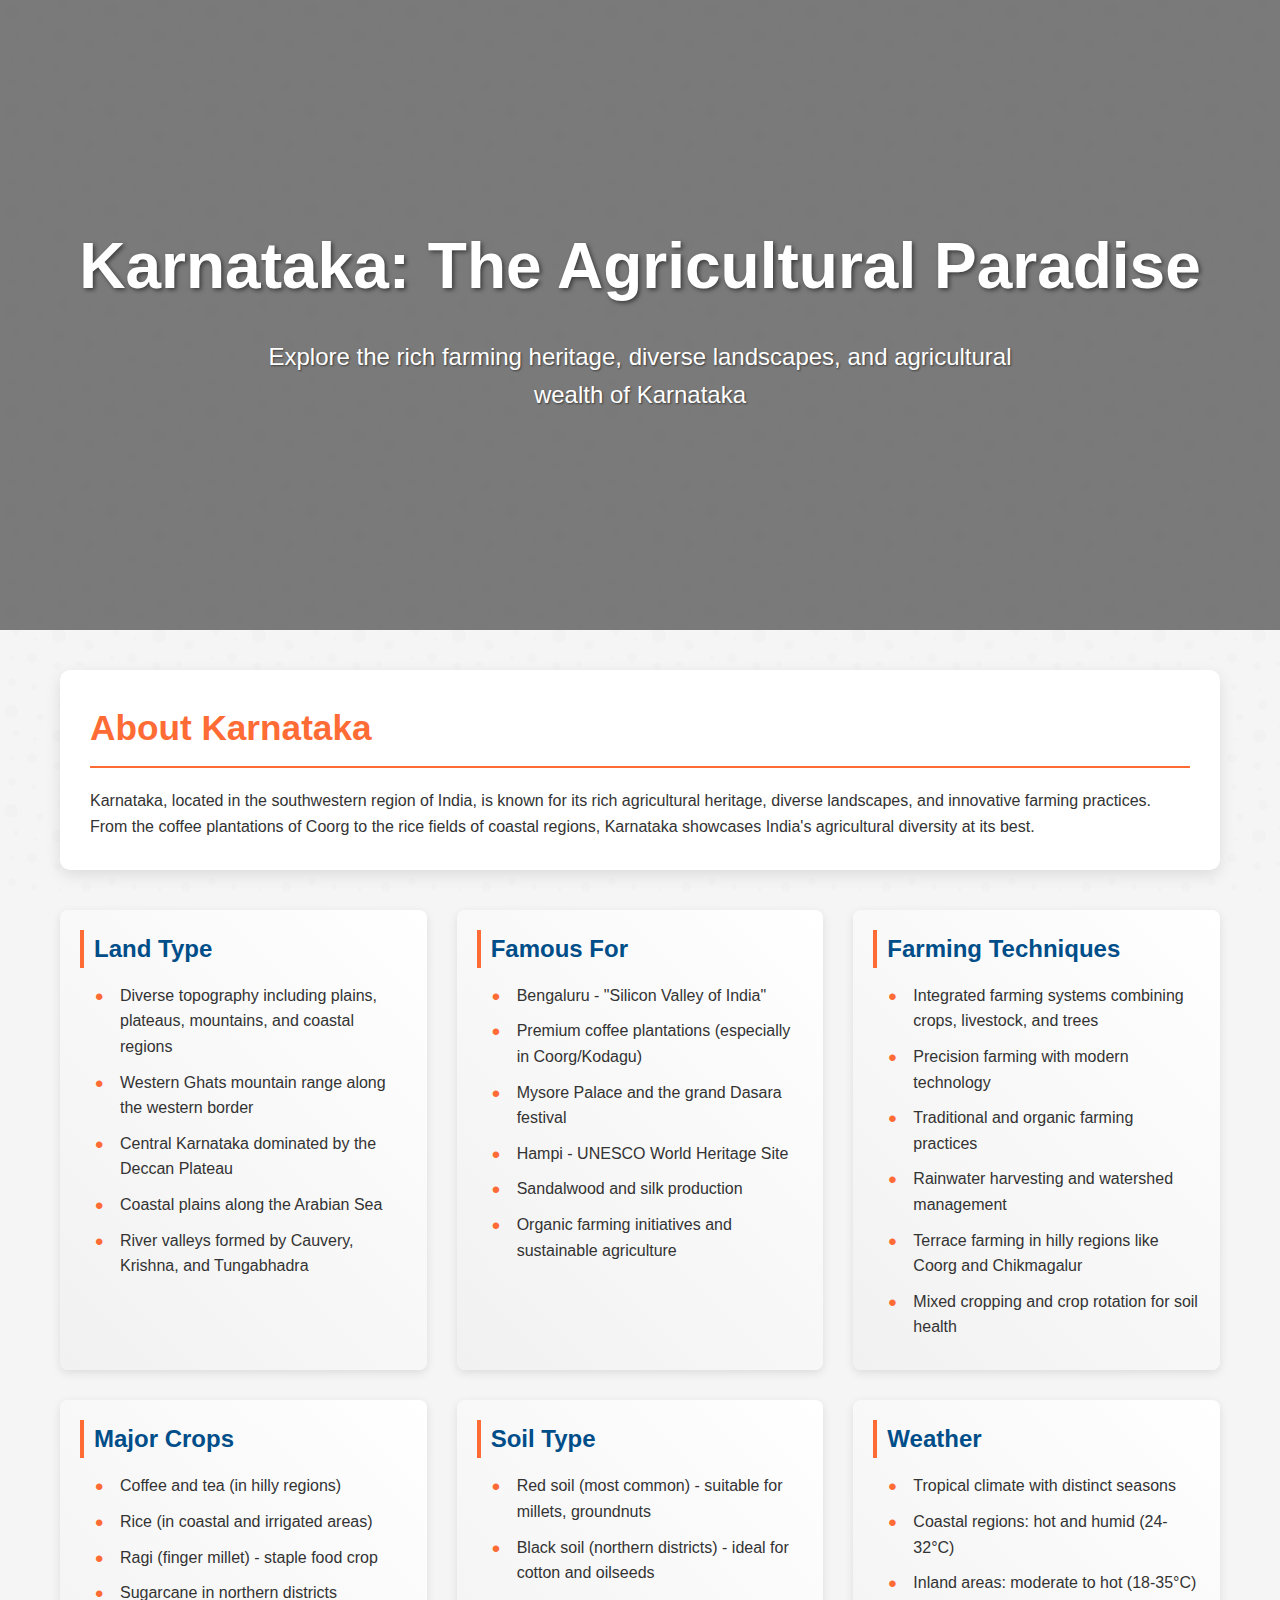
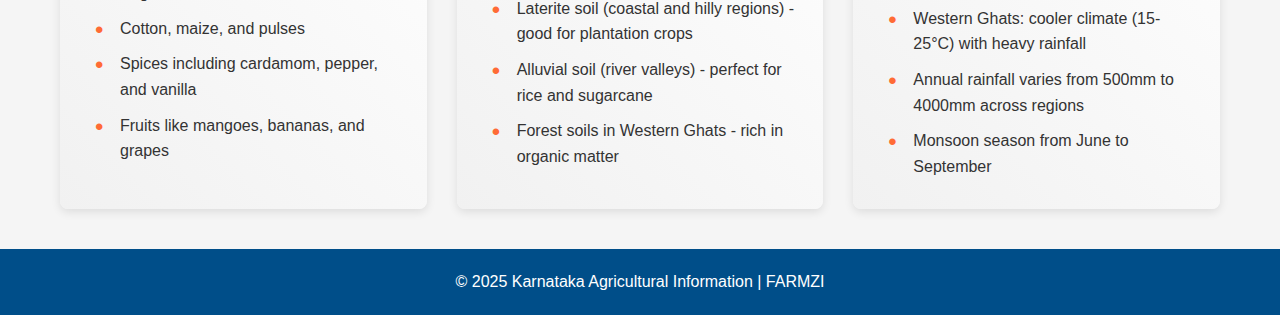
<file: kar.html>
<!DOCTYPE html>
<html lang="en">
<head>
    <meta charset="UTF-8">
    <meta name="viewport" content="width=device-width, initial-scale=1.0">
    <title>Karnataka - The Land of Agriculture</title>
    <style>
        /* Global styles */
        * {
            margin: 0;
            padding: 0;
            box-sizing: border-box;
            font-family: 'Poppins', sans-serif;
        }
        
        body {
            background-color: #f5f5f5;
            color: #333;
            line-height: 1.6;
        }
        
        /* Hero section */
        .hero {
            background: linear-gradient(rgba(0, 0, 0, 0.5), rgba(0, 0, 0, 0.5)), 
                        url('https://www.holidify.com/images/bgImages/KARNATAKA.jpg');
            background-size: cover;
            background-position: center;
            height: 70vh;
            display: flex;
            flex-direction: column;
            align-items: center;
            justify-content: center;
            text-align: center;
            color: white;
            padding: 0 20px;
        }
        
        .hero h1 {
            font-size: 4rem;
            margin-bottom: 20px;
            text-shadow: 2px 2px 4px rgba(0, 0, 0, 0.5);
        }
        
        .hero p {
            font-size: 1.5rem;
            max-width: 800px;
            text-shadow: 1px 1px 2px rgba(0, 0, 0, 0.5);
        }
        
        /* Container for main content */
        .container {
            max-width: 1200px;
            margin: 40px auto;
            padding: 0 20px;
        }
        
        /* Section styling */
        .section {
            background-color: white;
            border-radius: 10px;
            box-shadow: 0 5px 15px rgba(0, 0, 0, 0.1);
            padding: 30px;
            margin-bottom: 40px;
            transition: transform 0.3s ease;
        }
        
        .section:hover {
            transform: translateY(-5px);
        }
        
        .section-title {
            color: #FF6B35;
            font-size: 2.2rem;
            margin-bottom: 20px;
            border-bottom: 2px solid #FF6B35;
            padding-bottom: 10px;
            position: relative;
        }
        
        /* Feature cards */
        .features-grid {
            display: grid;
            grid-template-columns: repeat(auto-fit, minmax(300px, 1fr));
            gap: 30px;
        }
        
        .feature-card {
            background: linear-gradient(45deg, #f1f1f1, #ffffff);
            border-radius: 8px;
            padding: 20px;
            box-shadow: 0 3px 10px rgba(0, 0, 0, 0.1);
            transition: all 0.3s ease;
        }
        
        .feature-card:hover {
            box-shadow: 0 10px 20px rgba(0, 0, 0, 0.15);
        }
        
        .feature-card h3 {
            color: #004E89;
            font-size: 1.5rem;
            margin-bottom: 15px;
            border-left: 4px solid #FF6B35;
            padding-left: 10px;
        }
        
        .feature-card ul {
            list-style-type: none;
            padding-left: 15px;
        }
        
        .feature-card ul li {
            position: relative;
            padding-left: 25px;
            margin-bottom: 10px;
        }
        
        .feature-card ul li:before {
            content: "•";
            color: #FF6B35;
            font-size: 24px;
            position: absolute;
            left: 0;
            top: -5px;
        }
        
        /* Footer */
        footer {
            background-color: #004E89;
            color: white;
            text-align: center;
            padding: 20px 0;
            margin-top: 40px;
        }
        
        /* Additional decorative elements */
        .decorative-pattern {
            position: absolute;
            top: 0;
            left: 0;
            width: 100%;
            height: 100%;
            background-image: url("data:image/svg+xml,%3Csvg width='100' height='100' viewBox='0 0 100 100' xmlns='http://www.w3.org/2000/svg'%3E%3Cpath d='M11 18c3.866 0 7-3.134 7-7s-3.134-7-7-7-7 3.134-7 7 3.134 7 7 7zm48 25c3.866 0 7-3.134 7-7s-3.134-7-7-7-7 3.134-7 7 3.134 7 7 7zm-43-7c1.657 0 3-1.343 3-3s-1.343-3-3-3-3 1.343-3 3 1.343 3 3 3zm63 31c1.657 0 3-1.343 3-3s-1.343-3-3-3-3 1.343-3 3 1.343 3 3 3zM34 90c1.657 0 3-1.343 3-3s-1.343-3-3-3-3 1.343-3 3 1.343 3 3 3zm56-76c1.657 0 3-1.343 3-3s-1.343-3-3-3-3 1.343-3 3 1.343 3 3 3zM12 86c2.21 0 4-1.79 4-4s-1.79-4-4-4-4 1.79-4 4 1.79 4 4 4zm28-65c2.21 0 4-1.79 4-4s-1.79-4-4-4-4 1.79-4 4 1.79 4 4 4zm23-11c2.76 0 5-2.24 5-5s-2.24-5-5-5-5 2.24-5 5 2.24 5 5 5zm-6 60c2.21 0 4-1.79 4-4s-1.79-4-4-4-4 1.79-4 4 1.79 4 4 4zm29 22c2.76 0 5-2.24 5-5s-2.24-5-5-5-5 2.24-5 5 2.24 5 5 5zM32 63c2.76 0 5-2.24 5-5s-2.24-5-5-5-5 2.24-5 5 2.24 5 5 5zm57-13c2.76 0 5-2.24 5-5s-2.24-5-5-5-5 2.24-5 5 2.24 5 5 5zm-9-21c1.105 0 2-.895 2-2s-.895-2-2-2-2 .895-2 2 .895 2 2 2zM60 91c1.105 0 2-.895 2-2s-.895-2-2-2-2 .895-2 2 .895 2 2 2zM35 41c1.105 0 2-.895 2-2s-.895-2-2-2-2 .895-2 2 .895 2 2 2zM12 60c1.105 0 2-.895 2-2s-.895-2-2-2-2 .895-2 2 .895 2 2 2z' fill='%239C92AC' fill-opacity='0.05' fill-rule='evenodd'/%3E%3C/svg%3E");
            opacity: 0.5;
            z-index: -1;
        }
        
        /* Responsive design */
        @media (max-width: 768px) {
            .hero h1 {
                font-size: 2.5rem;
            }
            
            .hero p {
                font-size: 1.2rem;
            }
            
            .section-title {
                font-size: 1.8rem;
            }
            
            .features-grid {
                grid-template-columns: 1fr;
            }
        }
    </style>
</head>
<body>
    <!-- Hero Section -->
    <div class="hero">
        <h1>Karnataka: The Agricultural Paradise</h1>
        <p>Explore the rich farming heritage, diverse landscapes, and agricultural wealth of Karnataka</p>
    </div>
    
    <div class="container">
        <!-- Introduction Section -->
        <div class="section">
            <div class="decorative-pattern"></div>
            <h2 class="section-title">About Karnataka</h2>
            <p>Karnataka, located in the southwestern region of India, is known for its rich agricultural heritage, diverse landscapes, and innovative farming practices. From the coffee plantations of Coorg to the rice fields of coastal regions, Karnataka showcases India's agricultural diversity at its best.</p>
        </div>
        
        <!-- Features Grid -->
        <div class="features-grid">
            <!-- Land Type -->
            <div class="feature-card">
                <h3>Land Type</h3>
                <ul>
                    <li>Diverse topography including plains, plateaus, mountains, and coastal regions</li>
                    <li>Western Ghats mountain range along the western border</li>
                    <li>Central Karnataka dominated by the Deccan Plateau</li>
                    <li>Coastal plains along the Arabian Sea</li>
                    <li>River valleys formed by Cauvery, Krishna, and Tungabhadra</li>
                </ul>
            </div>
            
            <!-- Famous For -->
            <div class="feature-card">
                <h3>Famous For</h3>
                <ul>
                    <li>Bengaluru - "Silicon Valley of India"</li>
                    <li>Premium coffee plantations (especially in Coorg/Kodagu)</li>
                    <li>Mysore Palace and the grand Dasara festival</li>
                    <li>Hampi - UNESCO World Heritage Site</li>
                    <li>Sandalwood and silk production</li>
                    <li>Organic farming initiatives and sustainable agriculture</li>
                </ul>
            </div>
            
            <!-- Farming Techniques -->
            <div class="feature-card">
                <h3>Farming Techniques</h3>
                <ul>
                    <li>Integrated farming systems combining crops, livestock, and trees</li>
                    <li>Precision farming with modern technology</li>
                    <li>Traditional and organic farming practices</li>
                    <li>Rainwater harvesting and watershed management</li>
                    <li>Terrace farming in hilly regions like Coorg and Chikmagalur</li>
                    <li>Mixed cropping and crop rotation for soil health</li>
                </ul>
            </div>
            
            <!-- Major Crops -->
            <div class="feature-card">
                <h3>Major Crops</h3>
                <ul>
                    <li>Coffee and tea (in hilly regions)</li>
                    <li>Rice (in coastal and irrigated areas)</li>
                    <li>Ragi (finger millet) - staple food crop</li>
                    <li>Sugarcane in northern districts</li>
                    <li>Cotton, maize, and pulses</li>
                    <li>Spices including cardamom, pepper, and vanilla</li>
                    <li>Fruits like mangoes, bananas, and grapes</li>
                </ul>
            </div>
            
            <!-- Soil Type -->
            <div class="feature-card">
                <h3>Soil Type</h3>
                <ul>
                    <li>Red soil (most common) - suitable for millets, groundnuts</li>
                    <li>Black soil (northern districts) - ideal for cotton and oilseeds</li>
                    <li>Laterite soil (coastal and hilly regions) - good for plantation crops</li>
                    <li>Alluvial soil (river valleys) - perfect for rice and sugarcane</li>
                    <li>Forest soils in Western Ghats - rich in organic matter</li>
                </ul>
            </div>
            
            <!-- Weather -->
            <div class="feature-card">
                <h3>Weather</h3>
                <ul>
                    <li>Tropical climate with distinct seasons</li>
                    <li>Coastal regions: hot and humid (24-32°C)</li>
                    <li>Inland areas: moderate to hot (18-35°C)</li>
                    <li>Western Ghats: cooler climate (15-25°C) with heavy rainfall</li>
                    <li>Annual rainfall varies from 500mm to 4000mm across regions</li>
                    <li>Monsoon season from June to September</li>
                </ul>
            </div>
        </div>
    </div>
    
    <!-- Footer -->
    <footer>
        <p>© 2025 Karnataka Agricultural Information | FARMZI</p>
    </footer>
</body>
</html></div>
</file>
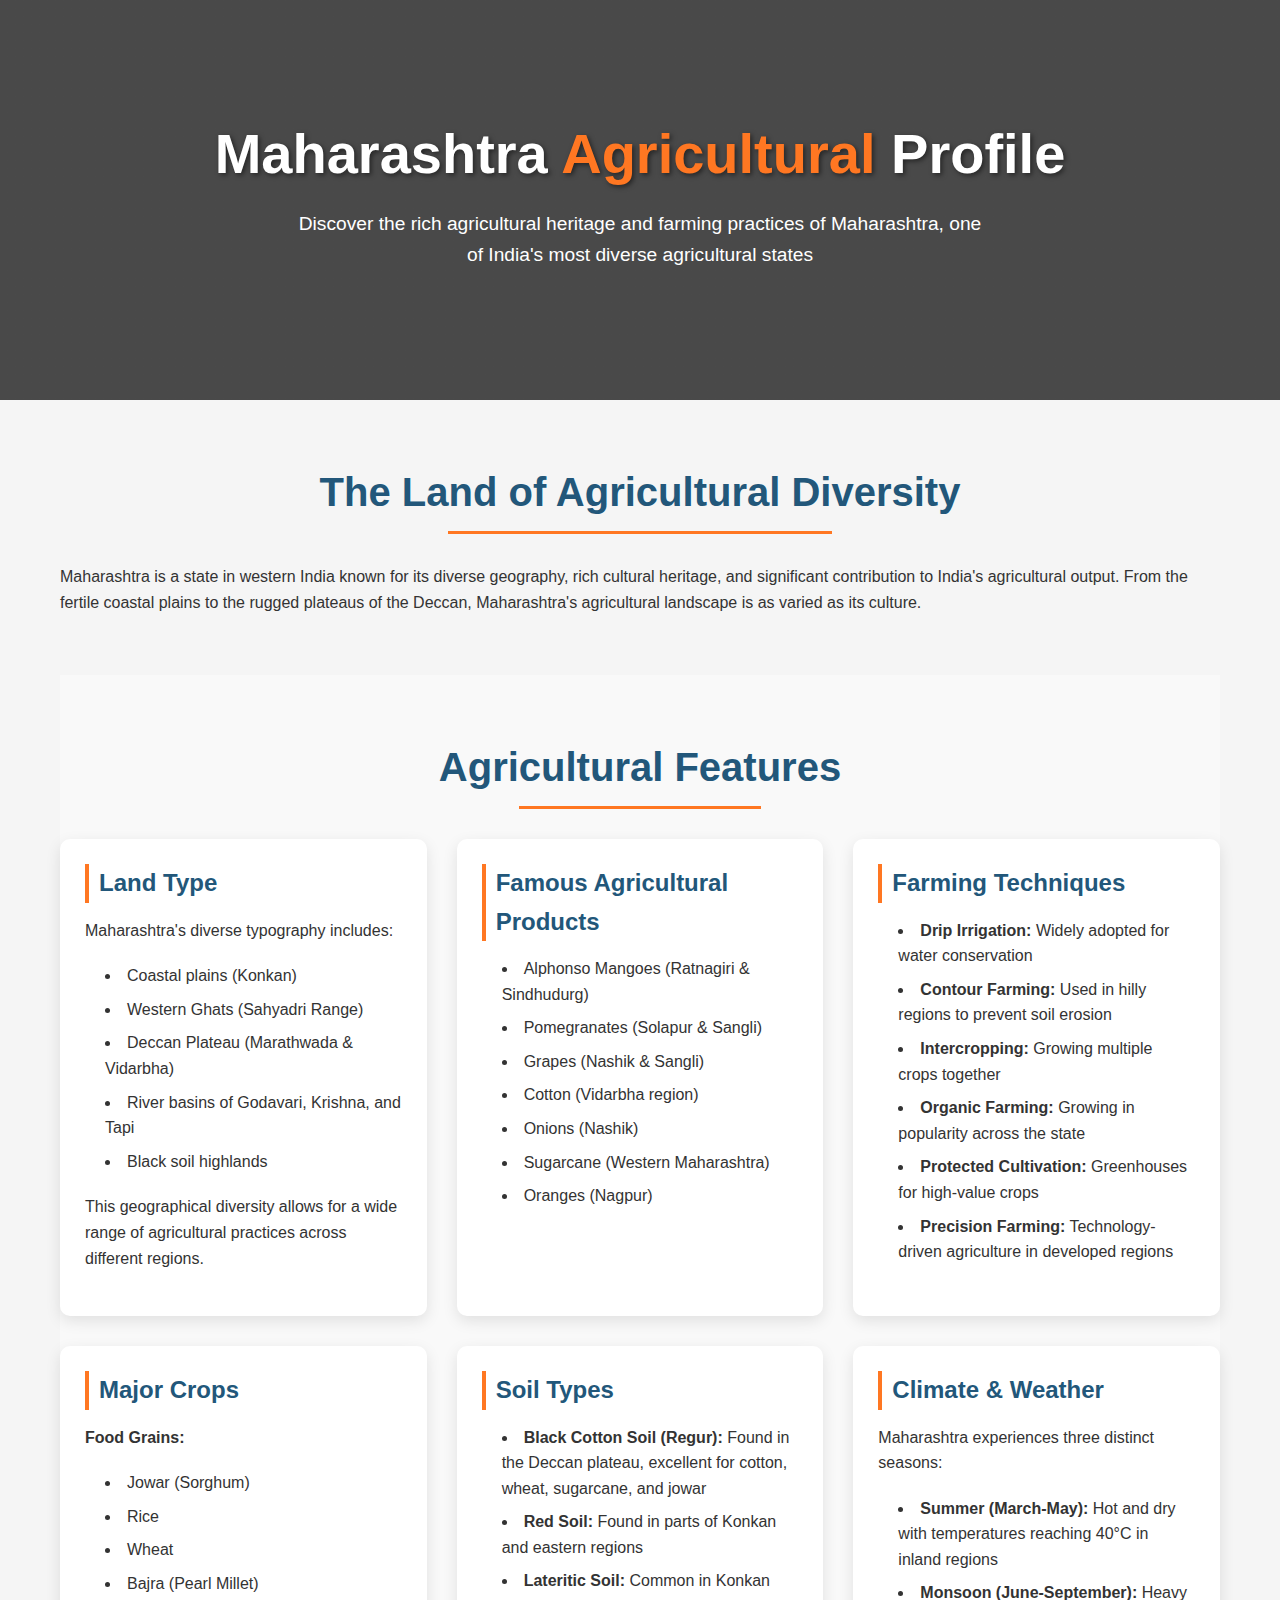
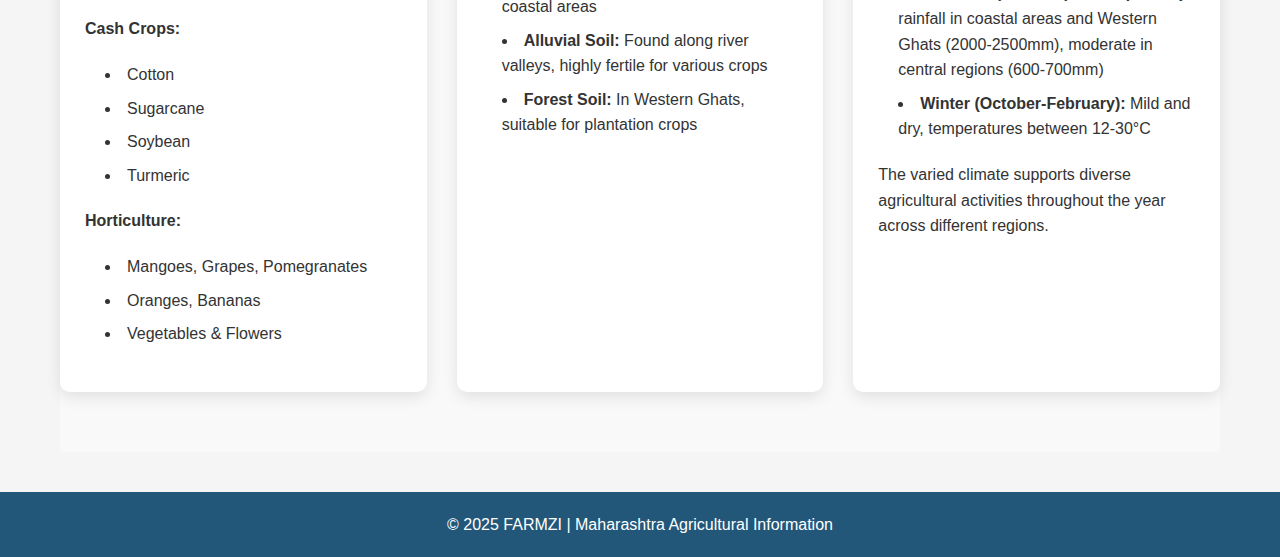
<file: maha.html>
<!DOCTYPE html>
<html lang="en">
<head>
    <meta charset="UTF-8">
    <meta name="viewport" content="width=device-width, initial-scale=1.0">
    <title>Maharashtra Agricultural Profile | Smart Farmer Hub</title>
    <style>
        /* Global Styles */
        * {
            margin: 0;
            padding: 0;
            box-sizing: border-box;
            font-family: 'Segoe UI', Tahoma, Geneva, Verdana, sans-serif;
        }
        
        body {
            background-color: #f5f5f5;
            color: #333;
            line-height: 1.6;
        }
        
        .container {
            max-width: 1200px;
            margin: 0 auto;
            padding: 0 20px;
        }
        
        /* Header Styles */
        header {
            background: linear-gradient(rgba(0, 0, 0, 0.7), rgba(0, 0, 0, 0.7)), 
                        url('https://images.unsplash.com/photo-1588084603723-41322210d44d?ixlib=rb-1.2.1&auto=format&fit=crop&w=1350&q=80');
            background-size: cover;
            background-position: center;
            height: 400px;
            color: white;
            display: flex;
            flex-direction: column;
            justify-content: center;
            align-items: center;
            text-align: center;
            padding: 20px;
        }
        
        header h1 {
            font-size: 3.5rem;
            margin-bottom: 10px;
            text-shadow: 2px 2px 5px rgba(0, 0, 0, 0.5);
        }
        
        header p {
            font-size: 1.2rem;
            max-width: 700px;
            margin-bottom: 20px;
        }
        
        /* Section Styles */
        section {
            padding: 60px 0;
        }
        
        .section-title {
            text-align: center;
            margin-bottom: 40px;
        }
        
        .section-title h2 {
            font-size: 2.5rem;
            color: #22577A;
            position: relative;
            display: inline-block;
        }
        
        .section-title h2::after {
            content: '';
            position: absolute;
            width: 60%;
            height: 3px;
            background-color: #FF7722;
            bottom: -10px;
            left: 20%;
        }
        
        /* Feature Cards */
        .features {
            display: grid;
            grid-template-columns: repeat(auto-fit, minmax(300px, 1fr));
            gap: 30px;
            margin-top: 40px;
        }
        
        .feature-card {
            background: white;
            border-radius: 10px;
            overflow: hidden;
            box-shadow: 0 5px 15px rgba(0, 0, 0, 0.1);
            transition: transform 0.3s ease, box-shadow 0.3s ease;
        }
        
        .feature-card:hover {
            transform: translateY(-10px);
            box-shadow: 0 15px 30px rgba(0, 0, 0, 0.2);
        }
        
        .feature-content {
            padding: 25px;
        }
        
        .feature-card h3 {
            color: #22577A;
            font-size: 1.5rem;
            margin-bottom: 15px;
            border-left: 4px solid #FF7722;
            padding-left: 10px;
        }
        
        .feature-card p, .feature-card ul {
            margin-bottom: 20px;
        }
        
        .feature-card ul {
            list-style-position: inside;
            padding-left: 20px;
        }
        
        .feature-card li {
            margin-bottom: 8px;
        }
        
        /* Color Scheme */
        .bg-light {
            background-color: #f9f9f9;
        }
        
        .accent-color {
            color: #FF7722;
        }
        
        /* Footer */
        footer {
            background-color: #22577A;
            color: white;
            text-align: center;
            padding: 20px;
            margin-top: 40px;
        }
    </style>
</head>

<body>
    <!-- Header -->
    <header>
        <h1>Maharashtra <span class="accent-color">Agricultural</span> Profile</h1>
        <p>Discover the rich agricultural heritage and farming practices of Maharashtra, one of India's most diverse agricultural states</p>
    </header>
    
    <!-- Main Content -->
    <div class="container">
        <!-- Introduction Section -->
        <section>
            <div class="section-title">
                <h2>The Land of Agricultural Diversity</h2>
            </div>
            <p>Maharashtra is a state in western India known for its diverse geography, rich cultural heritage, and significant contribution to India's agricultural output. From the fertile coastal plains to the rugged plateaus of the Deccan, Maharashtra's agricultural landscape is as varied as its culture.</p>
        </section>
        
        <!-- Features Section -->
        <section class="bg-light">
            <div class="section-title">
                <h2>Agricultural Features</h2>
            </div>
            
            <div class="features">
                <!-- Land Type Card -->
                <div class="feature-card">
                    <div class="feature-content">
                        <h3>Land Type</h3>
                        <p>Maharashtra's diverse typography includes:</p>
                        <ul>
                            <li>Coastal plains (Konkan)</li>
                            <li>Western Ghats (Sahyadri Range)</li>
                            <li>Deccan Plateau (Marathwada & Vidarbha)</li>
                            <li>River basins of Godavari, Krishna, and Tapi</li>
                            <li>Black soil highlands</li>
                        </ul>
                        <p>This geographical diversity allows for a wide range of agricultural practices across different regions.</p>
                    </div>
                </div>
                
                <!-- Famous For Card -->
                <div class="feature-card">
                    <div class="feature-content">
                        <h3>Famous Agricultural Products</h3>
                        <ul>
                            <li>Alphonso Mangoes (Ratnagiri & Sindhudurg)</li>
                            <li>Pomegranates (Solapur & Sangli)</li>
                            <li>Grapes (Nashik & Sangli)</li>
                            <li>Cotton (Vidarbha region)</li>
                            <li>Onions (Nashik)</li>
                            <li>Sugarcane (Western Maharashtra)</li>
                            <li>Oranges (Nagpur)</li>
                        </ul>
                    </div>
                </div>
                
                <!-- Farming Techniques Card -->
                <div class="feature-card">
                    <div class="feature-content">
                        <h3>Farming Techniques</h3>
                        <ul>
                            <li><strong>Drip Irrigation:</strong> Widely adopted for water conservation</li>
                            <li><strong>Contour Farming:</strong> Used in hilly regions to prevent soil erosion</li>
                            <li><strong>Intercropping:</strong> Growing multiple crops together</li>
                            <li><strong>Organic Farming:</strong> Growing in popularity across the state</li>
                            <li><strong>Protected Cultivation:</strong> Greenhouses for high-value crops</li>
                            <li><strong>Precision Farming:</strong> Technology-driven agriculture in developed regions</li>
                        </ul>
                    </div>
                </div>
                
                <!-- Major Crops Card -->
                <div class="feature-card">
                    <div class="feature-content">
                        <h3>Major Crops</h3>
                        <p><strong>Food Grains:</strong></p>
                        <ul>
                            <li>Jowar (Sorghum)</li>
                            <li>Rice</li>
                            <li>Wheat</li>
                            <li>Bajra (Pearl Millet)</li>
                        </ul>
                        <p><strong>Cash Crops:</strong></p>
                        <ul>
                            <li>Cotton</li>
                            <li>Sugarcane</li>
                            <li>Soybean</li>
                            <li>Turmeric</li>
                        </ul>
                        <p><strong>Horticulture:</strong></p>
                        <ul>
                            <li>Mangoes, Grapes, Pomegranates</li>
                            <li>Oranges, Bananas</li>
                            <li>Vegetables & Flowers</li>
                        </ul>
                    </div>
                </div>
                
                <!-- Soil Type Card -->
                <div class="feature-card">
                    <div class="feature-content">
                        <h3>Soil Types</h3>
                        <ul>
                            <li><strong>Black Cotton Soil (Regur):</strong> Found in the Deccan plateau, excellent for cotton, wheat, sugarcane, and jowar</li>
                            <li><strong>Red Soil:</strong> Found in parts of Konkan and eastern regions</li>
                            <li><strong>Lateritic Soil:</strong> Common in Konkan coastal areas</li>
                            <li><strong>Alluvial Soil:</strong> Found along river valleys, highly fertile for various crops</li>
                            <li><strong>Forest Soil:</strong> In Western Ghats, suitable for plantation crops</li>
                        </ul>
                    </div>
                </div>
                
                <!-- Weather Card -->
                <div class="feature-card">
                    <div class="feature-content">
                        <h3>Climate & Weather</h3>
                        <p>Maharashtra experiences three distinct seasons:</p>
                        <ul>
                            <li><strong>Summer (March-May):</strong> Hot and dry with temperatures reaching 40°C in inland regions</li>
                            <li><strong>Monsoon (June-September):</strong> Heavy rainfall in coastal areas and Western Ghats (2000-2500mm), moderate in central regions (600-700mm)</li>
                            <li><strong>Winter (October-February):</strong> Mild and dry, temperatures between 12-30°C</li>
                        </ul>
                        <p>The varied climate supports diverse agricultural activities throughout the year across different regions.</p>
                    </div>
                </div>
            </div>
        </section>
    </div>
    
    <!-- Footer -->
    <footer>
        <p>&copy; 2025 FARMZI | Maharashtra Agricultural Information</p>
    </footer>
</body>
</html></div>
</file>
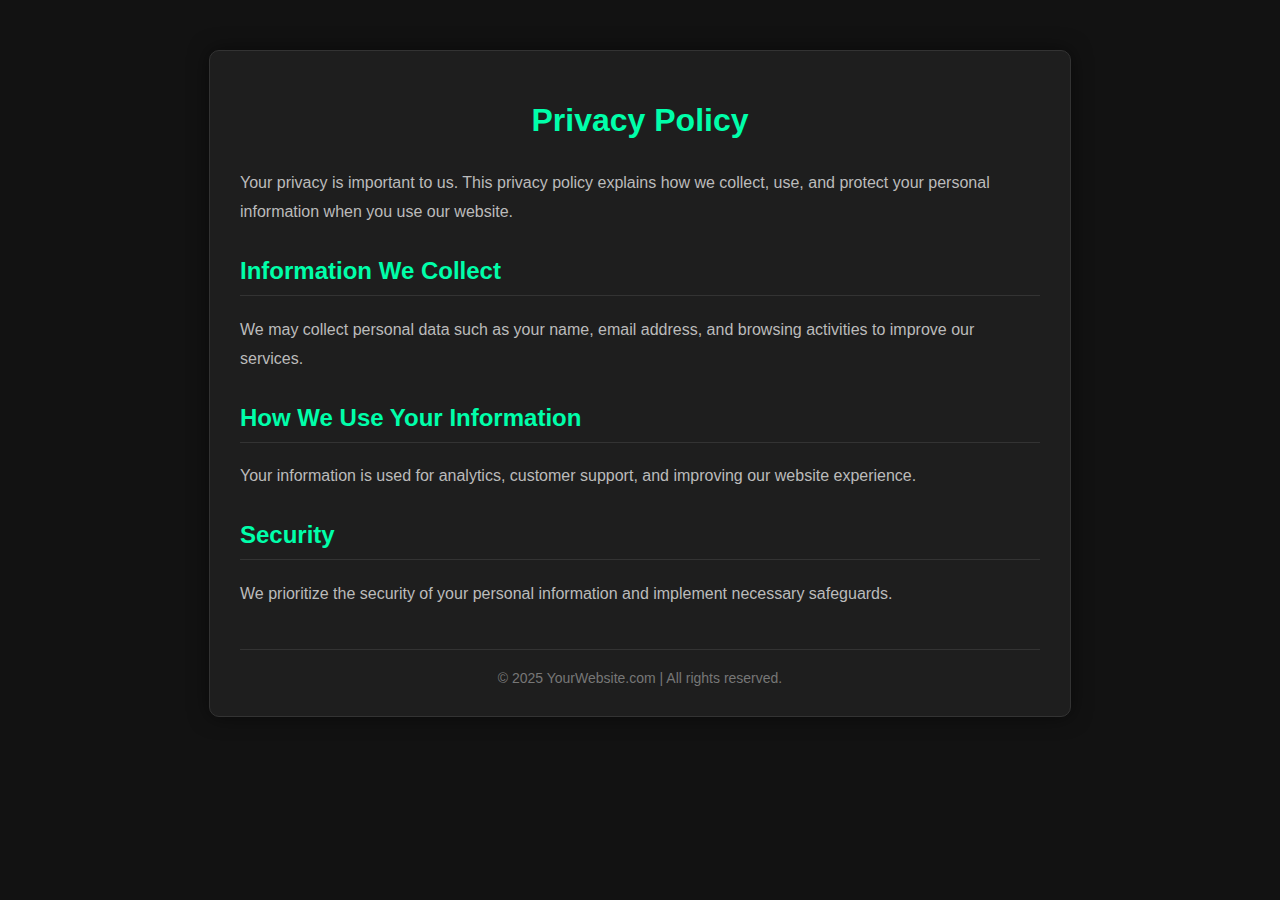
<file: privacy.html>
<!DOCTYPE html>
<html lang="en">
<head>
    <meta charset="UTF-8">
    <meta name="viewport" content="width=device-width, initial-scale=1.0">
    <title>Privacy Policy</title>
    <style>
      /* Updated Dark Theme Styling */
body {
    font-family: 'Arial', sans-serif;
    margin: 0;
    padding: 0;
    background-color: #121212; /* Dark background */
    color: #e0e0e0; /* Light text for dark background */
}

.container {
    max-width: 800px;
    margin: 50px auto;
    background: #1e1e1e; /* Dark container background */
    padding: 30px;
    box-shadow: 0 0 20px rgba(0, 0, 0, 0.5);
    border-radius: 10px;
    border: 1px solid #333;
}

h1 {
    text-align: center;
    color: #00FFAA; /* Matching your site's accent color */
    margin-bottom: 30px;
}

h2 {
    color: #00FFAA; /* Matching your site's accent color */
    border-bottom: 1px solid #333;
    padding-bottom: 10px;
    margin-top: 30px;
}

p {
    font-size: 16px;
    color: #bbb; /* Light gray text */
    line-height: 1.8;
}

.footer {
    text-align: center;
    margin-top: 40px;
    padding-top: 20px;
    font-size: 14px;
    color: #777;
    border-top: 1px solid #333;
}

a {
    color: #00FFAA;
    text-decoration: none;
}

a:hover {
    text-decoration: underline;
}
    </style>
</head>
<body>
    <div class="container">
        <h1>Privacy Policy</h1>
        <p>Your privacy is important to us. This privacy policy explains how we collect, use, and protect your personal information when you use our website.</p>
        
        <h2>Information We Collect</h2>
        <p>We may collect personal data such as your name, email address, and browsing activities to improve our services.</p>
        
        <h2>How We Use Your Information</h2>
        <p>Your information is used for analytics, customer support, and improving our website experience.</p>
        
        <h2>Security</h2>
        <p>We prioritize the security of your personal information and implement necessary safeguards.</p>
        
        <div class="footer">
            &copy; 2025 YourWebsite.com | All rights reserved.
        </div>
    </div>
</body>
</html>
</file>
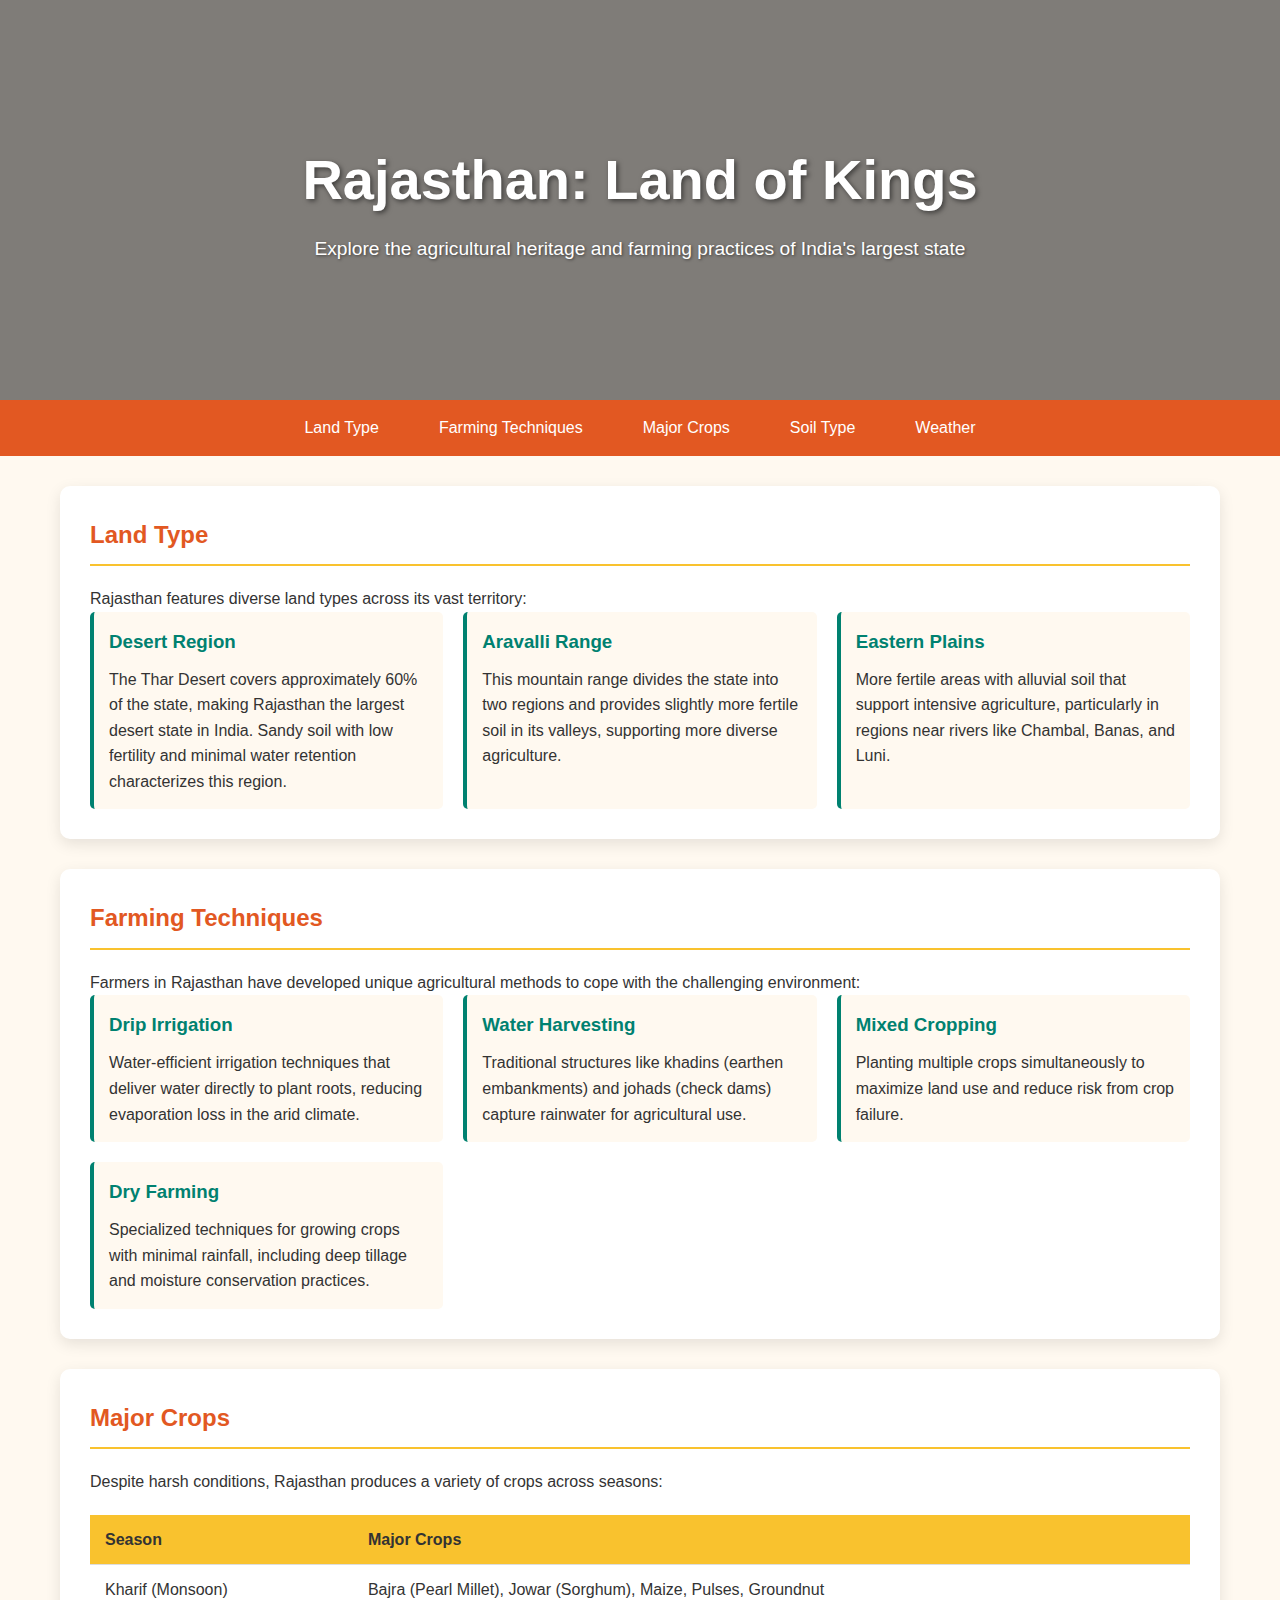
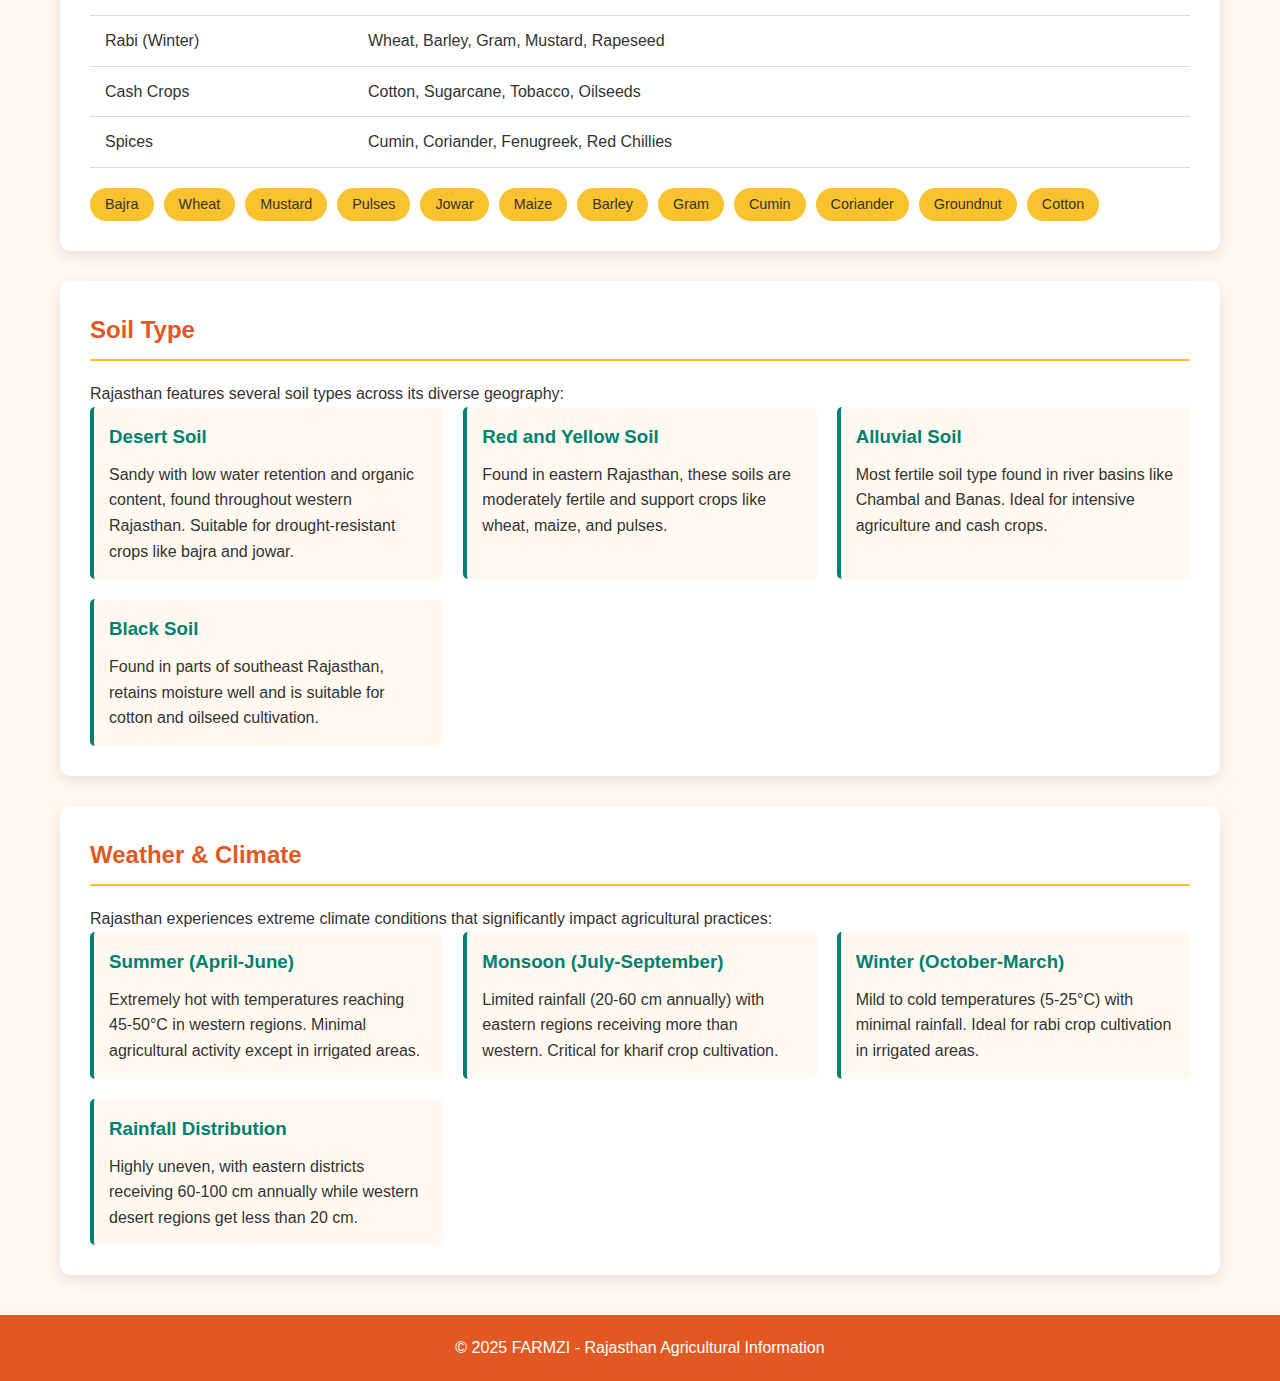
<file: rajasthan.html>
<!DOCTYPE html>
<html lang="en">
<head>
    <meta charset="UTF-8">
    <meta name="viewport" content="width=device-width, initial-scale=1.0">
    <title>Rajasthan - Smart Farmer Hub</title>
    <style>
        :root {
            --primary-color: #e25822; /* Rajasthani saffron color */
            --secondary-color: #f9c22e; /* Desert sand color */
            --accent-color: #008170; /* Emerald green for vegetation */
            --text-color: #333333;
            --light-bg: #fff9f0;
        }
        
        * {
            margin: 0;
            padding: 0;
            box-sizing: border-box;
            font-family: 'Poppins', sans-serif;
        }
        
        body {
            background-color: var(--light-bg);
            color: var(--text-color);
            line-height: 1.6;
        }
        
        header {
            background-image: linear-gradient(rgba(0,0,0,0.5), rgba(0,0,0,0.5)), url('https://images.unsplash.com/photo-1624634910574-0573aa148444');
            background-size: cover;
            background-position: center;
            height: 400px;
            display: flex;
            flex-direction: column;
            justify-content: center;
            align-items: center;
            text-align: center;
            color: white;
            padding: 20px;
        }
        
        header h1 {
            font-size: 3.5rem;
            margin-bottom: 10px;
            text-shadow: 2px 2px 5px rgba(0,0,0,0.5);
        }
        
        header p {
            font-size: 1.2rem;
            max-width: 800px;
            text-shadow: 1px 1px 3px rgba(0,0,0,0.5);
        }
        
        nav {
            background-color: var(--primary-color);
            padding: 15px 0;
            position: sticky;
            top: 0;
            z-index: 100;
        }
        
        nav ul {
            display: flex;
            justify-content: center;
            list-style: none;
            flex-wrap: wrap;
        }
        
        nav ul li {
            margin: 0 15px;
        }
        
        nav ul li a {
            color: white;
            text-decoration: none;
            font-weight: 500;
            padding: 8px 15px;
            border-radius: 5px;
            transition: background-color 0.3s;
        }
        
        nav ul li a:hover {
            background-color: rgba(255,255,255,0.2);
        }
        
        .container {
            max-width: 1200px;
            margin: 30px auto;
            padding: 0 20px;
        }
        
        .section {
            background-color: white;
            border-radius: 10px;
            box-shadow: 0 5px 15px rgba(0,0,0,0.1);
            padding: 30px;
            margin-bottom: 30px;
            transition: transform 0.3s;
        }
        
        .section:hover {
            transform: translateY(-5px);
        }
        
        .section h2 {
            color: var(--primary-color);
            border-bottom: 2px solid var(--secondary-color);
            padding-bottom: 10px;
            margin-bottom: 20px;
        }
        
        .info-grid {
            display: grid;
            grid-template-columns: repeat(auto-fit, minmax(300px, 1fr));
            gap: 20px;
        }
        
        .info-card {
            background-color: var(--light-bg);
            border-left: 4px solid var(--accent-color);
            padding: 15px;
            border-radius: 5px;
        }
        
        .info-card h3 {
            color: var(--accent-color);
            margin-bottom: 10px;
        }
        
        .crop-list {
            display: flex;
            flex-wrap: wrap;
            gap: 10px;
            margin-top: 15px;
        }
        
        .crop-item {
            background-color: var(--secondary-color);
            color: var(--text-color);
            padding: 5px 15px;
            border-radius: 20px;
            font-size: 0.9rem;
        }
        
        table {
            width: 100%;
            border-collapse: collapse;
            margin: 20px 0;
        }
        
        table th, table td {
            padding: 12px 15px;
            text-align: left;
            border-bottom: 1px solid #ddd;
        }
        
        table th {
            background-color: var(--secondary-color);
        }
        
        table tr:hover {
            background-color: #f5f5f5;
        }
        
        footer {
            background-color: var(--primary-color);
            color: white;
            text-align: center;
            padding: 20px;
            margin-top: 40px;
        }
        
        @media screen and (max-width: 768px) {
            header h1 {
                font-size: 2.5rem;
            }
            
            nav ul li {
                margin: 5px;
            }
        }
    </style>
</head>
<body>
    <header>
        <h1>Rajasthan: Land of Kings</h1>
        <p>Explore the agricultural heritage and farming practices of India's largest state</p>
    </header>
    
    <nav>
        <ul>
            <li><a href="#land-type">Land Type</a></li>
           
            <li><a href="#farming-techniques">Farming Techniques</a></li>
            <li><a href="#major-crops">Major Crops</a></li>
            <li><a href="#soil-type">Soil Type</a></li>
            <li><a href="#weather">Weather</a></li>
        </ul>
    </nav>
    
    <div class="container">
        <div class="section" id="land-type">
            <h2>Land Type</h2>
            <p>Rajasthan features diverse land types across its vast territory:</p>
            <div class="info-grid">
                <div class="info-card">
                    <h3>Desert Region</h3>
                    <p>The Thar Desert covers approximately 60% of the state, making Rajasthan the largest desert state in India. Sandy soil with low fertility and minimal water retention characterizes this region.</p>
                </div>
                <div class="info-card">
                    <h3>Aravalli Range</h3>
                    <p>This mountain range divides the state into two regions and provides slightly more fertile soil in its valleys, supporting more diverse agriculture.</p>
                </div>
                <div class="info-card">
                    <h3>Eastern Plains</h3>
                    <p>More fertile areas with alluvial soil that support intensive agriculture, particularly in regions near rivers like Chambal, Banas, and Luni.</p>
                </div>
            </div>
        </div>
        
       
        
        <div class="section" id="farming-techniques">
            <h2>Farming Techniques</h2>
            <p>Farmers in Rajasthan have developed unique agricultural methods to cope with the challenging environment:</p>
            <div class="info-grid">
                <div class="info-card">
                    <h3>Drip Irrigation</h3>
                    <p>Water-efficient irrigation techniques that deliver water directly to plant roots, reducing evaporation loss in the arid climate.</p>
                </div>
                <div class="info-card">
                    <h3>Water Harvesting</h3>
                    <p>Traditional structures like khadins (earthen embankments) and johads (check dams) capture rainwater for agricultural use.</p>
                </div>
                <div class="info-card">
                    <h3>Mixed Cropping</h3>
                    <p>Planting multiple crops simultaneously to maximize land use and reduce risk from crop failure.</p>
                </div>
                <div class="info-card">
                    <h3>Dry Farming</h3>
                    <p>Specialized techniques for growing crops with minimal rainfall, including deep tillage and moisture conservation practices.</p>
                </div>
            </div>
        </div>
        
        <div class="section" id="major-crops">
            <h2>Major Crops</h2>
            <p>Despite harsh conditions, Rajasthan produces a variety of crops across seasons:</p>
            
            <table>
                <tr>
                    <th>Season</th>
                    <th>Major Crops</th>
                </tr>
                <tr>
                    <td>Kharif (Monsoon)</td>
                    <td>Bajra (Pearl Millet), Jowar (Sorghum), Maize, Pulses, Groundnut</td>
                </tr>
                <tr>
                    <td>Rabi (Winter)</td>
                    <td>Wheat, Barley, Gram, Mustard, Rapeseed</td>
                </tr>
                <tr>
                    <td>Cash Crops</td>
                    <td>Cotton, Sugarcane, Tobacco, Oilseeds</td>
                </tr>
                <tr>
                    <td>Spices</td>
                    <td>Cumin, Coriander, Fenugreek, Red Chillies</td>
                </tr>
            </table>
            
            <div class="crop-list">
                <span class="crop-item">Bajra</span>
                <span class="crop-item">Wheat</span>
                <span class="crop-item">Mustard</span>
                <span class="crop-item">Pulses</span>
                <span class="crop-item">Jowar</span>
                <span class="crop-item">Maize</span>
                <span class="crop-item">Barley</span>
                <span class="crop-item">Gram</span>
                <span class="crop-item">Cumin</span>
                <span class="crop-item">Coriander</span>
                <span class="crop-item">Groundnut</span>
                <span class="crop-item">Cotton</span>
            </div>
        </div>
        
        <div class="section" id="soil-type">
            <h2>Soil Type</h2>
            <p>Rajasthan features several soil types across its diverse geography:</p>
            <div class="info-grid">
                <div class="info-card">
                    <h3>Desert Soil</h3>
                    <p>Sandy with low water retention and organic content, found throughout western Rajasthan. Suitable for drought-resistant crops like bajra and jowar.</p>
                </div>
                <div class="info-card">
                    <h3>Red and Yellow Soil</h3>
                    <p>Found in eastern Rajasthan, these soils are moderately fertile and support crops like wheat, maize, and pulses.</p>
                </div>
                <div class="info-card">
                    <h3>Alluvial Soil</h3>
                    <p>Most fertile soil type found in river basins like Chambal and Banas. Ideal for intensive agriculture and cash crops.</p>
                </div>
                <div class="info-card">
                    <h3>Black Soil</h3>
                    <p>Found in parts of southeast Rajasthan, retains moisture well and is suitable for cotton and oilseed cultivation.</p>
                </div>
            </div>
        </div>
        
        <div class="section" id="weather">
            <h2>Weather & Climate</h2>
            <p>Rajasthan experiences extreme climate conditions that significantly impact agricultural practices:</p>
            <div class="info-grid">
                <div class="info-card">
                    <h3>Summer (April-June)</h3>
                    <p>Extremely hot with temperatures reaching 45-50°C in western regions. Minimal agricultural activity except in irrigated areas.</p>
                </div>
                <div class="info-card">
                    <h3>Monsoon (July-September)</h3>
                    <p>Limited rainfall (20-60 cm annually) with eastern regions receiving more than western. Critical for kharif crop cultivation.</p>
                </div>
                <div class="info-card">
                    <h3>Winter (October-March)</h3>
                    <p>Mild to cold temperatures (5-25°C) with minimal rainfall. Ideal for rabi crop cultivation in irrigated areas.</p>
                </div>
                <div class="info-card">
                    <h3>Rainfall Distribution</h3>
                    <p>Highly uneven, with eastern districts receiving 60-100 cm annually while western desert regions get less than 20 cm.</p>
                </div>
            </div>
        </div>
    </div>
    
    <footer>
        <p>&copy; 2025 FARMZI - Rajasthan Agricultural Information</p>
    </footer>
</body>
</html></div>
</file>
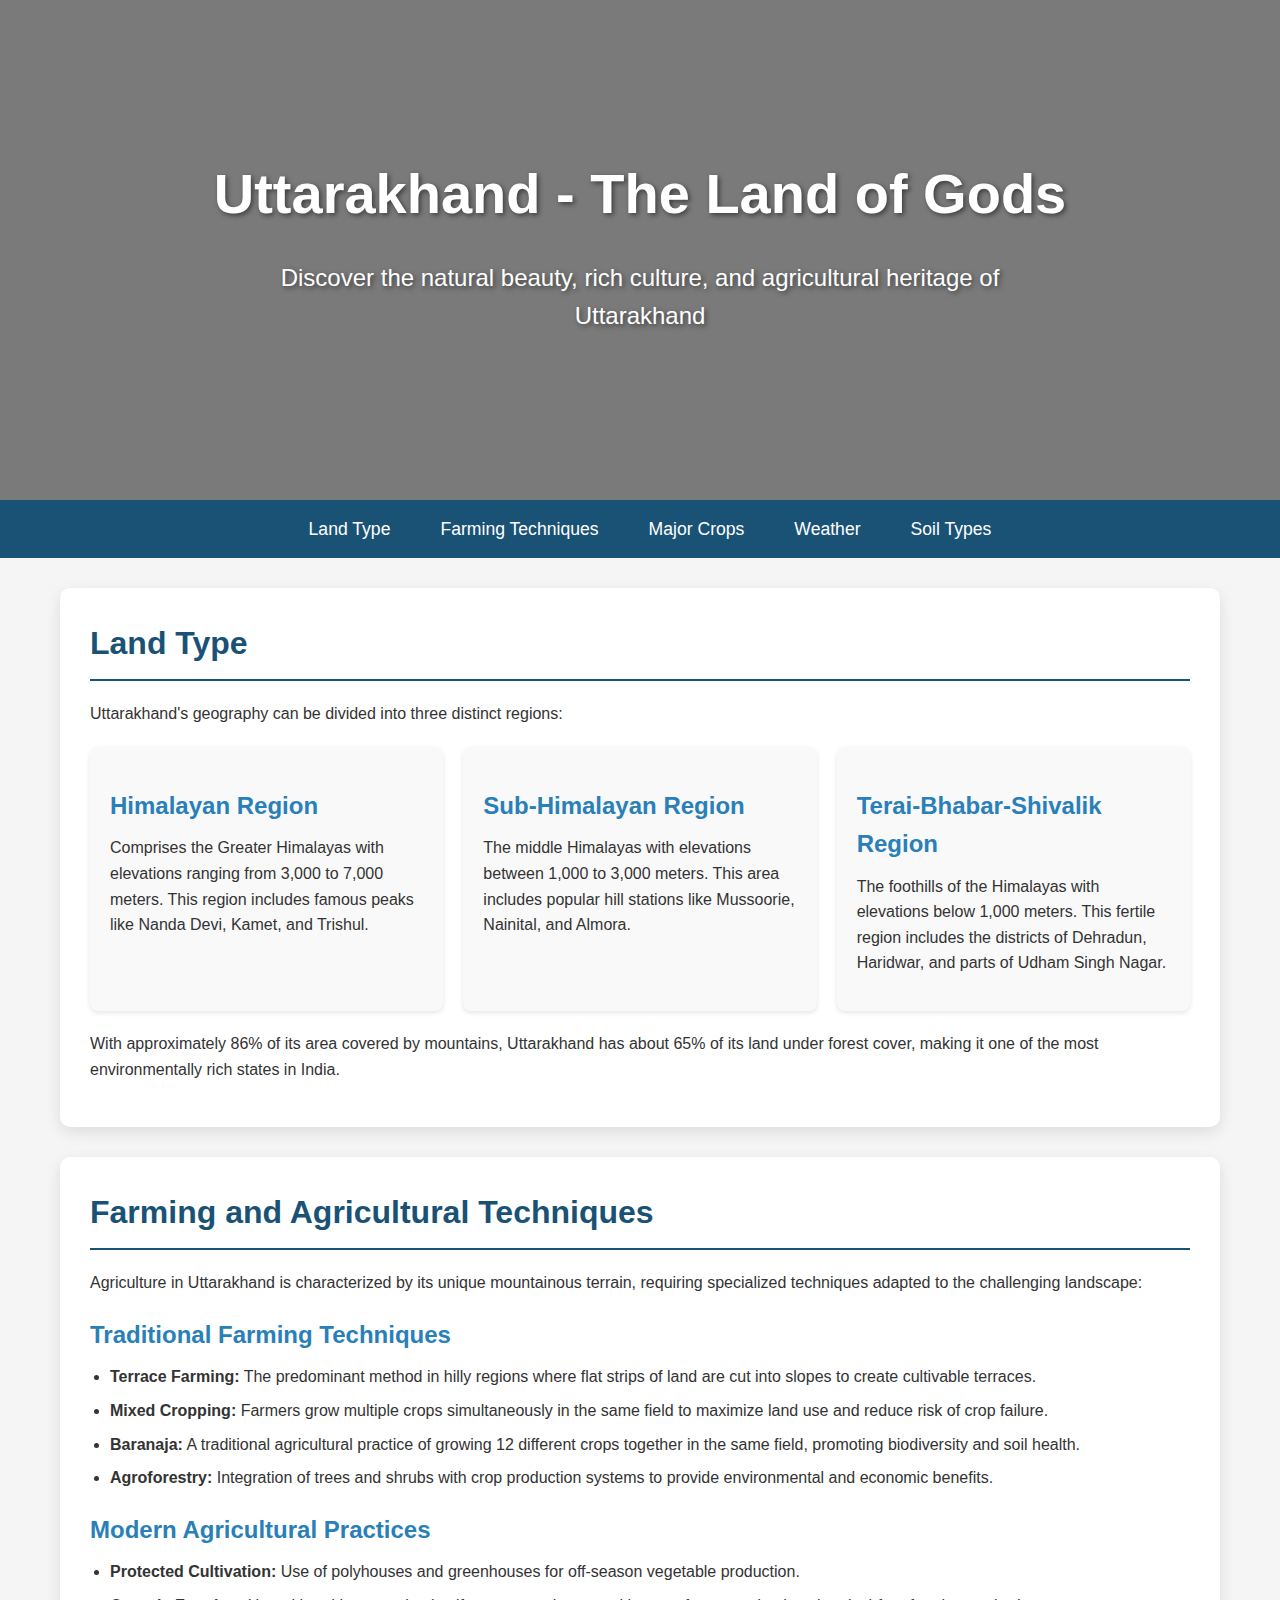
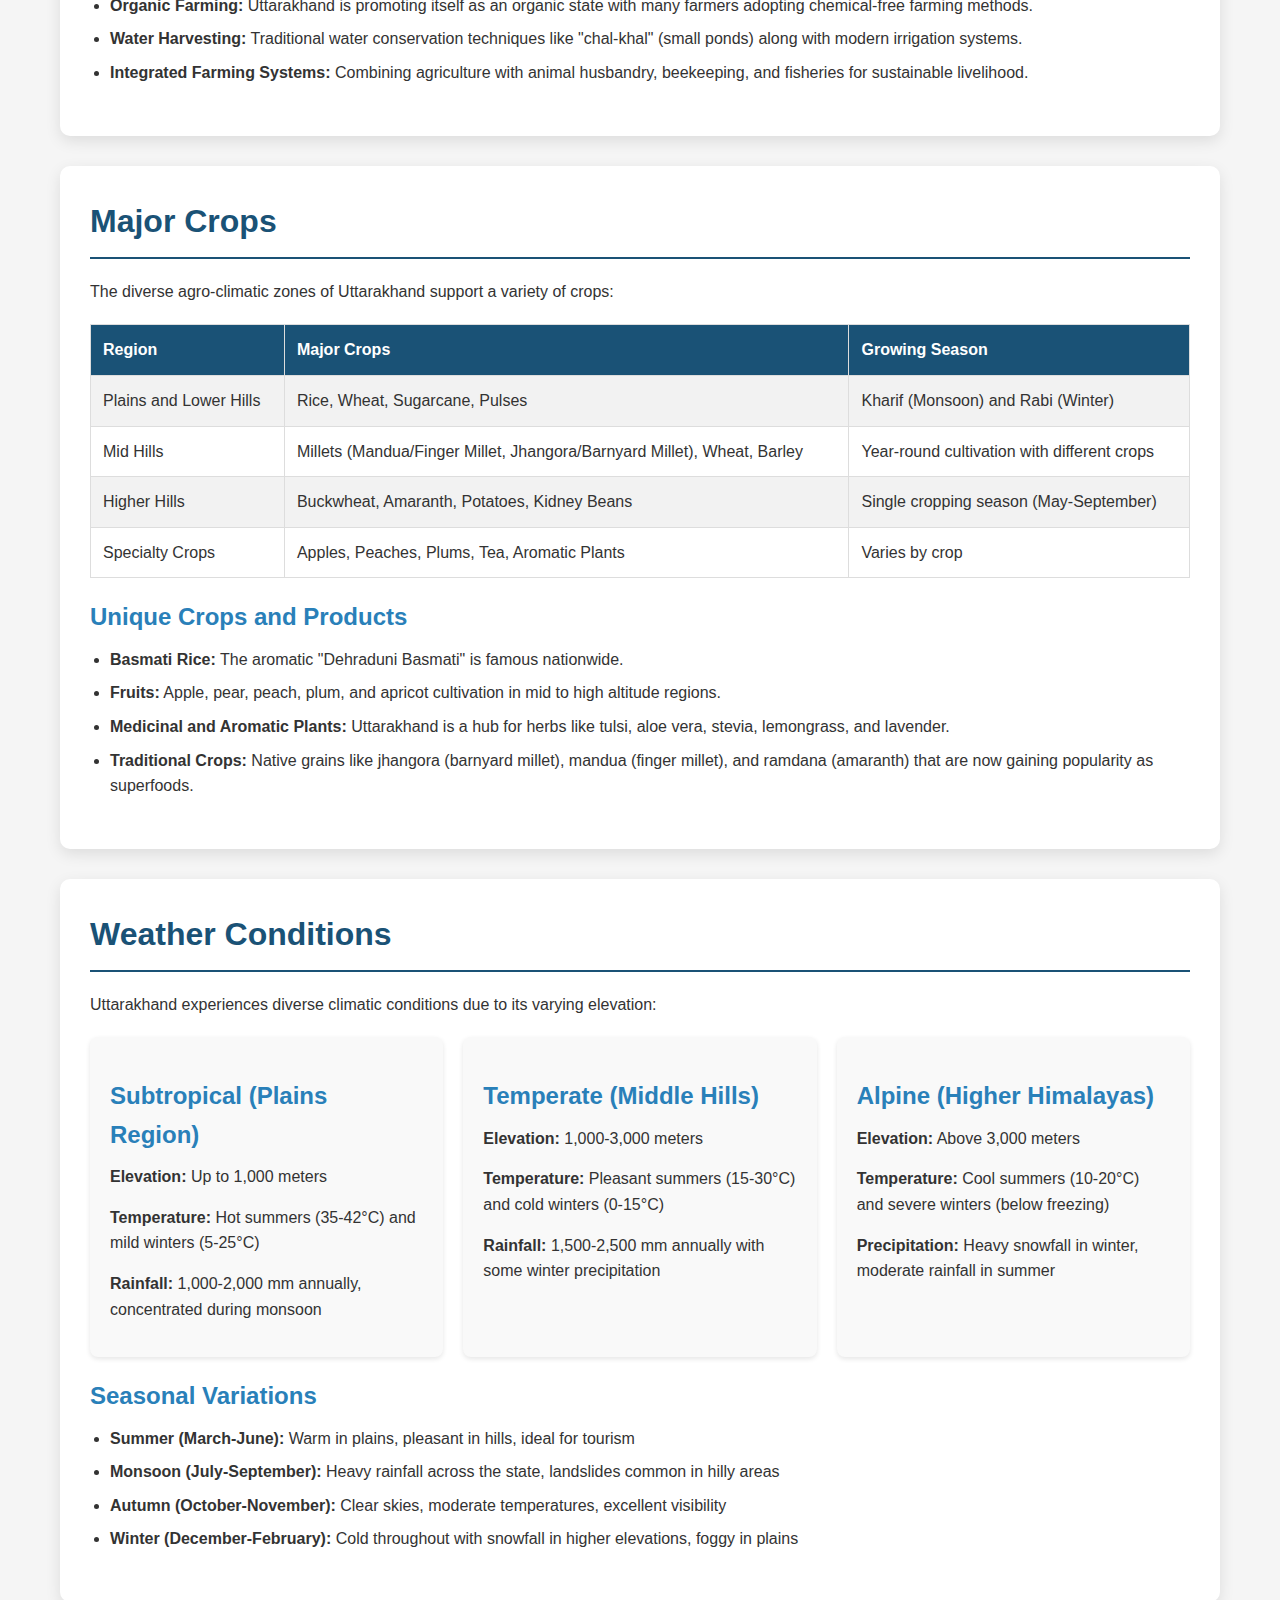
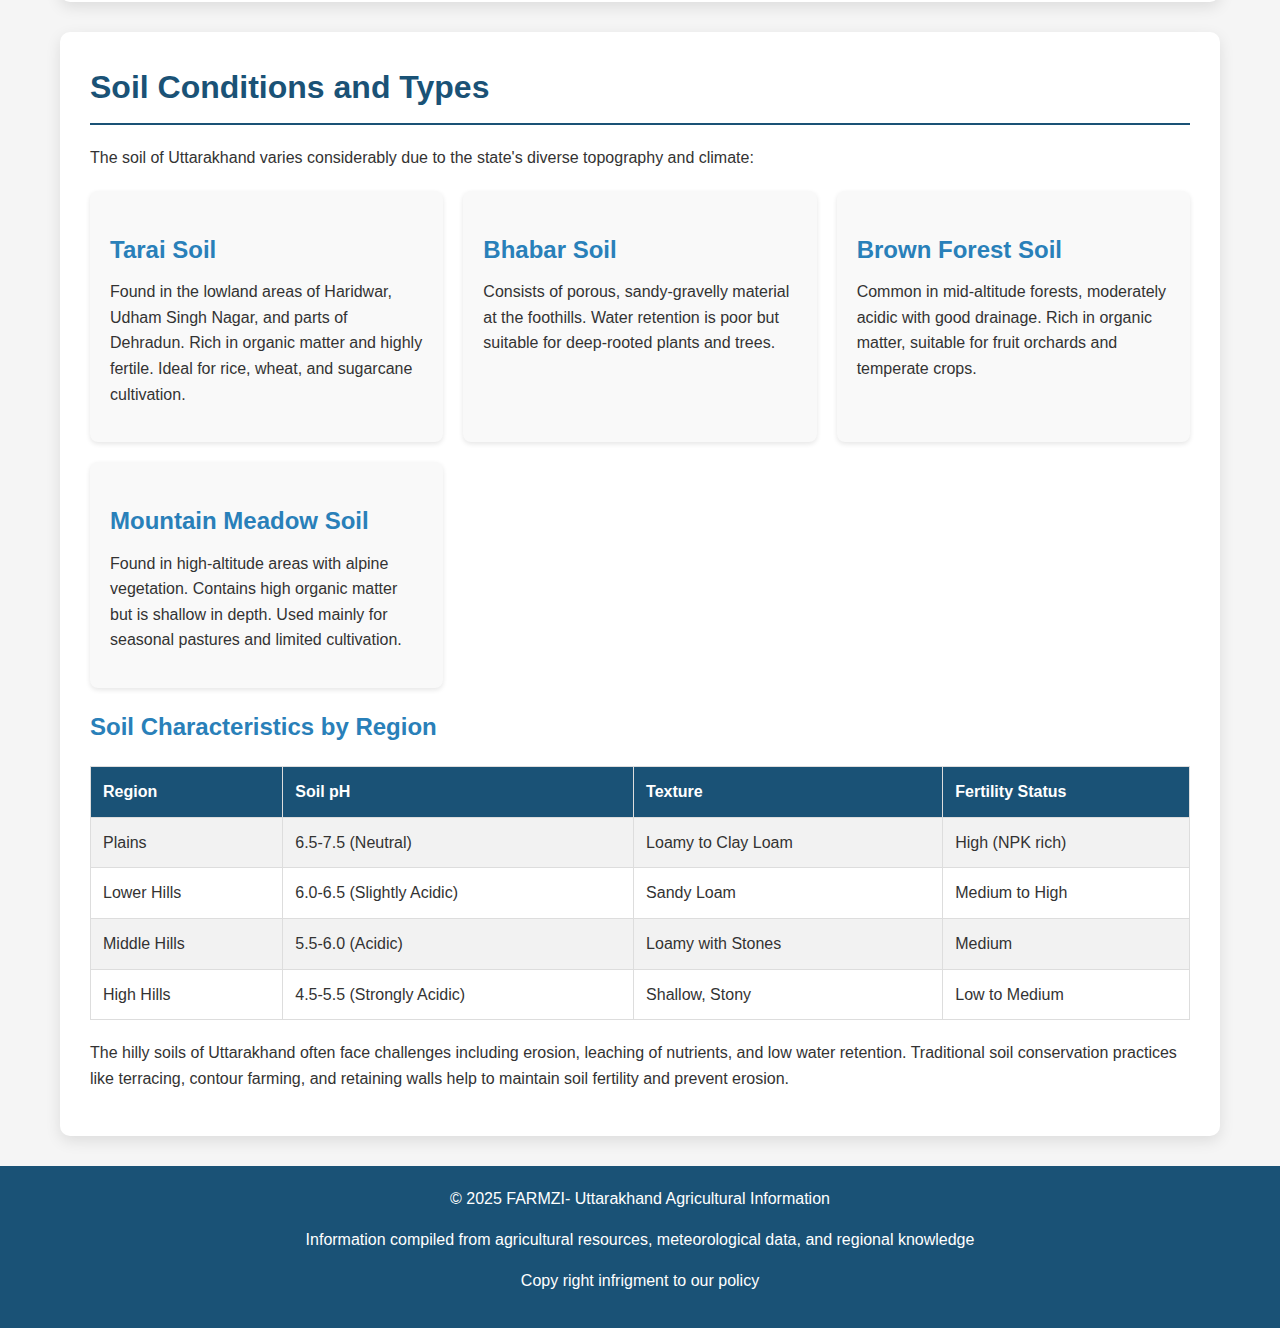
<file: utt.html>
<!DOCTYPE html>
<html lang="en">
<head>
    <meta charset="UTF-8">
    <meta name="viewport" content="width=device-width, initial-scale=1.0">
    <title>Uttarakhand - The Land of Gods</title>
    <style>
        * {
            margin: 0;
            padding: 0;
            box-sizing: border-box;
            font-family: 'Segoe UI', Tahoma, Geneva, Verdana, sans-serif;
        }
        
        body {
            background-color: #f5f5f5;
            color: #333;
            line-height: 1.6;
        }
        
        header {
            background-image: linear-gradient(rgba(0, 0, 0, 0.5), rgba(0, 0, 0, 0.5)), url('https://images.unsplash.com/photo-1574950578143-858c6fc58922?ixlib=rb-1.2.1&auto=format&fit=crop&w=1350&q=80');
            background-size: cover;
            background-position: center;
            height: 500px;
            display: flex;
            flex-direction: column;
            justify-content: center;
            align-items: center;
            text-align: center;
            padding: 0 20px;
            color: #fff;
            text-shadow: 2px 2px 5px rgba(0, 0, 0, 0.5);
        }
        
        header h1 {
            font-size: 3.5rem;
            margin-bottom: 20px;
        }
        
        header p {
            font-size: 1.5rem;
            max-width: 800px;
        }
        
        nav {
            background-color: #1a5276;
            position: sticky;
            top: 0;
            z-index: 100;
        }
        
        nav ul {
            display: flex;
            list-style: none;
            justify-content: center;
            padding: 15px 0;
            flex-wrap: wrap;
        }
        
        nav ul li {
            margin: 0 15px;
        }
        
        nav ul li a {
            color: #fff;
            text-decoration: none;
            font-weight: 500;
            font-size: 1.1rem;
            padding: 5px 10px;
            border-radius: 5px;
            transition: all 0.3s ease;
        }
        
        nav ul li a:hover {
            background-color: #2980b9;
        }
        
        main {
            max-width: 1200px;
            margin: 30px auto;
            padding: 0 20px;
        }
        
        section {
            background-color: #fff;
            margin-bottom: 30px;
            padding: 30px;
            border-radius: 10px;
            box-shadow: 0 5px 15px rgba(0, 0, 0, 0.1);
        }
        
        h2 {
            color: #1a5276;
            margin-bottom: 20px;
            padding-bottom: 10px;
            border-bottom: 2px solid #1a5276;
            font-size: 2rem;
        }
        
        h3 {
            color: #2980b9;
            margin: 20px 0 10px;
            font-size: 1.5rem;
        }
        
        ul, ol {
            margin-left: 20px;
            margin-bottom: 20px;
        }
        
        li {
            margin-bottom: 8px;
        }
        
        p {
            margin-bottom: 15px;
        }
        
        .grid-container {
            display: grid;
            grid-template-columns: repeat(auto-fit, minmax(300px, 1fr));
            gap: 20px;
            margin: 20px 0;
        }
        
        .grid-item {
            background-color: #f9f9f9;
            padding: 20px;
            border-radius: 8px;
            box-shadow: 0 2px 5px rgba(0, 0, 0, 0.1);
        }
        
        table {
            width: 100%;
            border-collapse: collapse;
            margin: 20px 0;
        }
        
        table, th, td {
            border: 1px solid #ddd;
        }
        
        th, td {
            padding: 12px;
            text-align: left;
        }
        
        th {
            background-color: #1a5276;
            color: white;
        }
        
        tr:nth-child(even) {
            background-color: #f2f2f2;
        }
        
        footer {
            background-color: #1a5276;
            color: #fff;
            text-align: center;
            padding: 20px;
            margin-top: 30px;
        }
        
        @media (max-width: 768px) {
            header h1 {
                font-size: 2.5rem;
            }
            
            header p {
                font-size: 1.2rem;
            }
            
            nav ul {
                flex-direction: column;
                align-items: center;
            }
            
            nav ul li {
                margin: 5px 0;
            }
        }
    </style>
</head>
<body>
    <header>
        <h1>Uttarakhand - The Land of Gods</h1>
        <p>Discover the natural beauty, rich culture, and agricultural heritage of Uttarakhand</p>
    </header>
    
    <nav>
        <ul>
            <li><a href="#land">Land Type</a></li>
            <li><a href="#farming">Farming Techniques</a></li>
            <li><a href="#crops">Major Crops</a></li>
            <li><a href="#weather">Weather</a></li>
            <li><a href="#soil">Soil Types</a></li>
        </ul>
    </nav>
    
    <main>
        <section id="land">
            <h2>Land Type</h2>
            <p>Uttarakhand's geography can be divided into three distinct regions:</p>
            <div class="grid-container">
                <div class="grid-item">
                    <h3>Himalayan Region</h3>
                    <p>Comprises the Greater Himalayas with elevations ranging from 3,000 to 7,000 meters. This region includes famous peaks like Nanda Devi, Kamet, and Trishul.</p>
                </div>
                <div class="grid-item">
                    <h3>Sub-Himalayan Region</h3>
                    <p>The middle Himalayas with elevations between 1,000 to 3,000 meters. This area includes popular hill stations like Mussoorie, Nainital, and Almora.</p>
                </div>
                <div class="grid-item">
                    <h3>Terai-Bhabar-Shivalik Region</h3>
                    <p>The foothills of the Himalayas with elevations below 1,000 meters. This fertile region includes the districts of Dehradun, Haridwar, and parts of Udham Singh Nagar.</p>
                </div>
            </div>
            <p>With approximately 86% of its area covered by mountains, Uttarakhand has about 65% of its land under forest cover, making it one of the most environmentally rich states in India.</p>
        </section>
        
        
        <section id="farming">
            <h2>Farming and Agricultural Techniques</h2>
            <p>Agriculture in Uttarakhand is characterized by its unique mountainous terrain, requiring specialized techniques adapted to the challenging landscape:</p>
            
            <h3>Traditional Farming Techniques</h3>
            <ul>
                <li><strong>Terrace Farming:</strong> The predominant method in hilly regions where flat strips of land are cut into slopes to create cultivable terraces.</li>
                <li><strong>Mixed Cropping:</strong> Farmers grow multiple crops simultaneously in the same field to maximize land use and reduce risk of crop failure.</li>
                <li><strong>Baranaja:</strong> A traditional agricultural practice of growing 12 different crops together in the same field, promoting biodiversity and soil health.</li>
                <li><strong>Agroforestry:</strong> Integration of trees and shrubs with crop production systems to provide environmental and economic benefits.</li>
            </ul>
            
            <h3>Modern Agricultural Practices</h3>
            <ul>
                <li><strong>Protected Cultivation:</strong> Use of polyhouses and greenhouses for off-season vegetable production.</li>
                <li><strong>Organic Farming:</strong> Uttarakhand is promoting itself as an organic state with many farmers adopting chemical-free farming methods.</li>
                <li><strong>Water Harvesting:</strong> Traditional water conservation techniques like "chal-khal" (small ponds) along with modern irrigation systems.</li>
                <li><strong>Integrated Farming Systems:</strong> Combining agriculture with animal husbandry, beekeeping, and fisheries for sustainable livelihood.</li>
            </ul>
        </section>
        
        <section id="crops">
            <h2>Major Crops</h2>
            <p>The diverse agro-climatic zones of Uttarakhand support a variety of crops:</p>
            
            <table>
                <tr>
                    <th>Region</th>
                    <th>Major Crops</th>
                    <th>Growing Season</th>
                </tr>
                <tr>
                    <td>Plains and Lower Hills</td>
                    <td>Rice, Wheat, Sugarcane, Pulses</td>
                    <td>Kharif (Monsoon) and Rabi (Winter)</td>
                </tr>
                <tr>
                    <td>Mid Hills</td>
                    <td>Millets (Mandua/Finger Millet, Jhangora/Barnyard Millet), Wheat, Barley</td>
                    <td>Year-round cultivation with different crops</td>
                </tr>
                <tr>
                    <td>Higher Hills</td>
                    <td>Buckwheat, Amaranth, Potatoes, Kidney Beans</td>
                    <td>Single cropping season (May-September)</td>
                </tr>
                <tr>
                    <td>Specialty Crops</td>
                    <td>Apples, Peaches, Plums, Tea, Aromatic Plants</td>
                    <td>Varies by crop</td>
                </tr>
            </table>
            
            <h3>Unique Crops and Products</h3>
            <ul>
                <li><strong>Basmati Rice:</strong> The aromatic "Dehraduni Basmati" is famous nationwide.</li>
                <li><strong>Fruits:</strong> Apple, pear, peach, plum, and apricot cultivation in mid to high altitude regions.</li>
                <li><strong>Medicinal and Aromatic Plants:</strong> Uttarakhand is a hub for herbs like tulsi, aloe vera, stevia, lemongrass, and lavender.</li>
                <li><strong>Traditional Crops:</strong> Native grains like jhangora (barnyard millet), mandua (finger millet), and ramdana (amaranth) that are now gaining popularity as superfoods.</li>
            </ul>
        </section>
        
        <section id="weather">
            <h2>Weather Conditions</h2>
            <p>Uttarakhand experiences diverse climatic conditions due to its varying elevation:</p>
            
            <div class="grid-container">
                <div class="grid-item">
                    <h3>Subtropical (Plains Region)</h3>
                    <p><strong>Elevation:</strong> Up to 1,000 meters</p>
                    <p><strong>Temperature:</strong> Hot summers (35-42°C) and mild winters (5-25°C)</p>
                    <p><strong>Rainfall:</strong> 1,000-2,000 mm annually, concentrated during monsoon</p>
                </div>
                <div class="grid-item">
                    <h3>Temperate (Middle Hills)</h3>
                    <p><strong>Elevation:</strong> 1,000-3,000 meters</p>
                    <p><strong>Temperature:</strong> Pleasant summers (15-30°C) and cold winters (0-15°C)</p>
                    <p><strong>Rainfall:</strong> 1,500-2,500 mm annually with some winter precipitation</p>
                </div>
                <div class="grid-item">
                    <h3>Alpine (Higher Himalayas)</h3>
                    <p><strong>Elevation:</strong> Above 3,000 meters</p>
                    <p><strong>Temperature:</strong> Cool summers (10-20°C) and severe winters (below freezing)</p>
                    <p><strong>Precipitation:</strong> Heavy snowfall in winter, moderate rainfall in summer</p>
                </div>
            </div>
            
            <h3>Seasonal Variations</h3>
            <ul>
                <li><strong>Summer (March-June):</strong> Warm in plains, pleasant in hills, ideal for tourism</li>
                <li><strong>Monsoon (July-September):</strong> Heavy rainfall across the state, landslides common in hilly areas</li>
                <li><strong>Autumn (October-November):</strong> Clear skies, moderate temperatures, excellent visibility</li>
                <li><strong>Winter (December-February):</strong> Cold throughout with snowfall in higher elevations, foggy in plains</li>
            </ul>
        </section>
        
        <section id="soil">
            <h2>Soil Conditions and Types</h2>
            <p>The soil of Uttarakhand varies considerably due to the state's diverse topography and climate:</p>
            
            <div class="grid-container">
                <div class="grid-item">
                    <h3>Tarai Soil</h3>
                    <p>Found in the lowland areas of Haridwar, Udham Singh Nagar, and parts of Dehradun. Rich in organic matter and highly fertile. Ideal for rice, wheat, and sugarcane cultivation.</p>
                </div>
                <div class="grid-item">
                    <h3>Bhabar Soil</h3>
                    <p>Consists of porous, sandy-gravelly material at the foothills. Water retention is poor but suitable for deep-rooted plants and trees.</p>
                </div>
                <div class="grid-item">
                    <h3>Brown Forest Soil</h3>
                    <p>Common in mid-altitude forests, moderately acidic with good drainage. Rich in organic matter, suitable for fruit orchards and temperate crops.</p>
                </div>
                <div class="grid-item">
                    <h3>Mountain Meadow Soil</h3>
                    <p>Found in high-altitude areas with alpine vegetation. Contains high organic matter but is shallow in depth. Used mainly for seasonal pastures and limited cultivation.</p>
                </div>
            </div>
            
            <h3>Soil Characteristics by Region</h3>
            <table>
                <tr>
                    <th>Region</th>
                    <th>Soil pH</th>
                    <th>Texture</th>
                    <th>Fertility Status</th>
                </tr>
                <tr>
                    <td>Plains</td>
                    <td>6.5-7.5 (Neutral)</td>
                    <td>Loamy to Clay Loam</td>
                    <td>High (NPK rich)</td>
                </tr>
                <tr>
                    <td>Lower Hills</td>
                    <td>6.0-6.5 (Slightly Acidic)</td>
                    <td>Sandy Loam</td>
                    <td>Medium to High</td>
                </tr>
                <tr>
                    <td>Middle Hills</td>
                    <td>5.5-6.0 (Acidic)</td>
                    <td>Loamy with Stones</td>
                    <td>Medium</td>
                </tr>
                <tr>
                    <td>High Hills</td>
                    <td>4.5-5.5 (Strongly Acidic)</td>
                    <td>Shallow, Stony</td>
                    <td>Low to Medium</td>
                </tr>
            </table>
            
            <p>The hilly soils of Uttarakhand often face challenges including erosion, leaching of nutrients, and low water retention. Traditional soil conservation practices like terracing, contour farming, and retaining walls help to maintain soil fertility and prevent erosion.</p>
        </section>
    </main>
    
    <footer>
        <p>© 2025 FARMZI- Uttarakhand Agricultural Information</p>
        <p>Information compiled from agricultural resources, meteorological data, and regional knowledge</p>
        <p>Copy right infrigment to our policy </p>
    </footer>
</body>
</html></section></div></section></div>
</file>
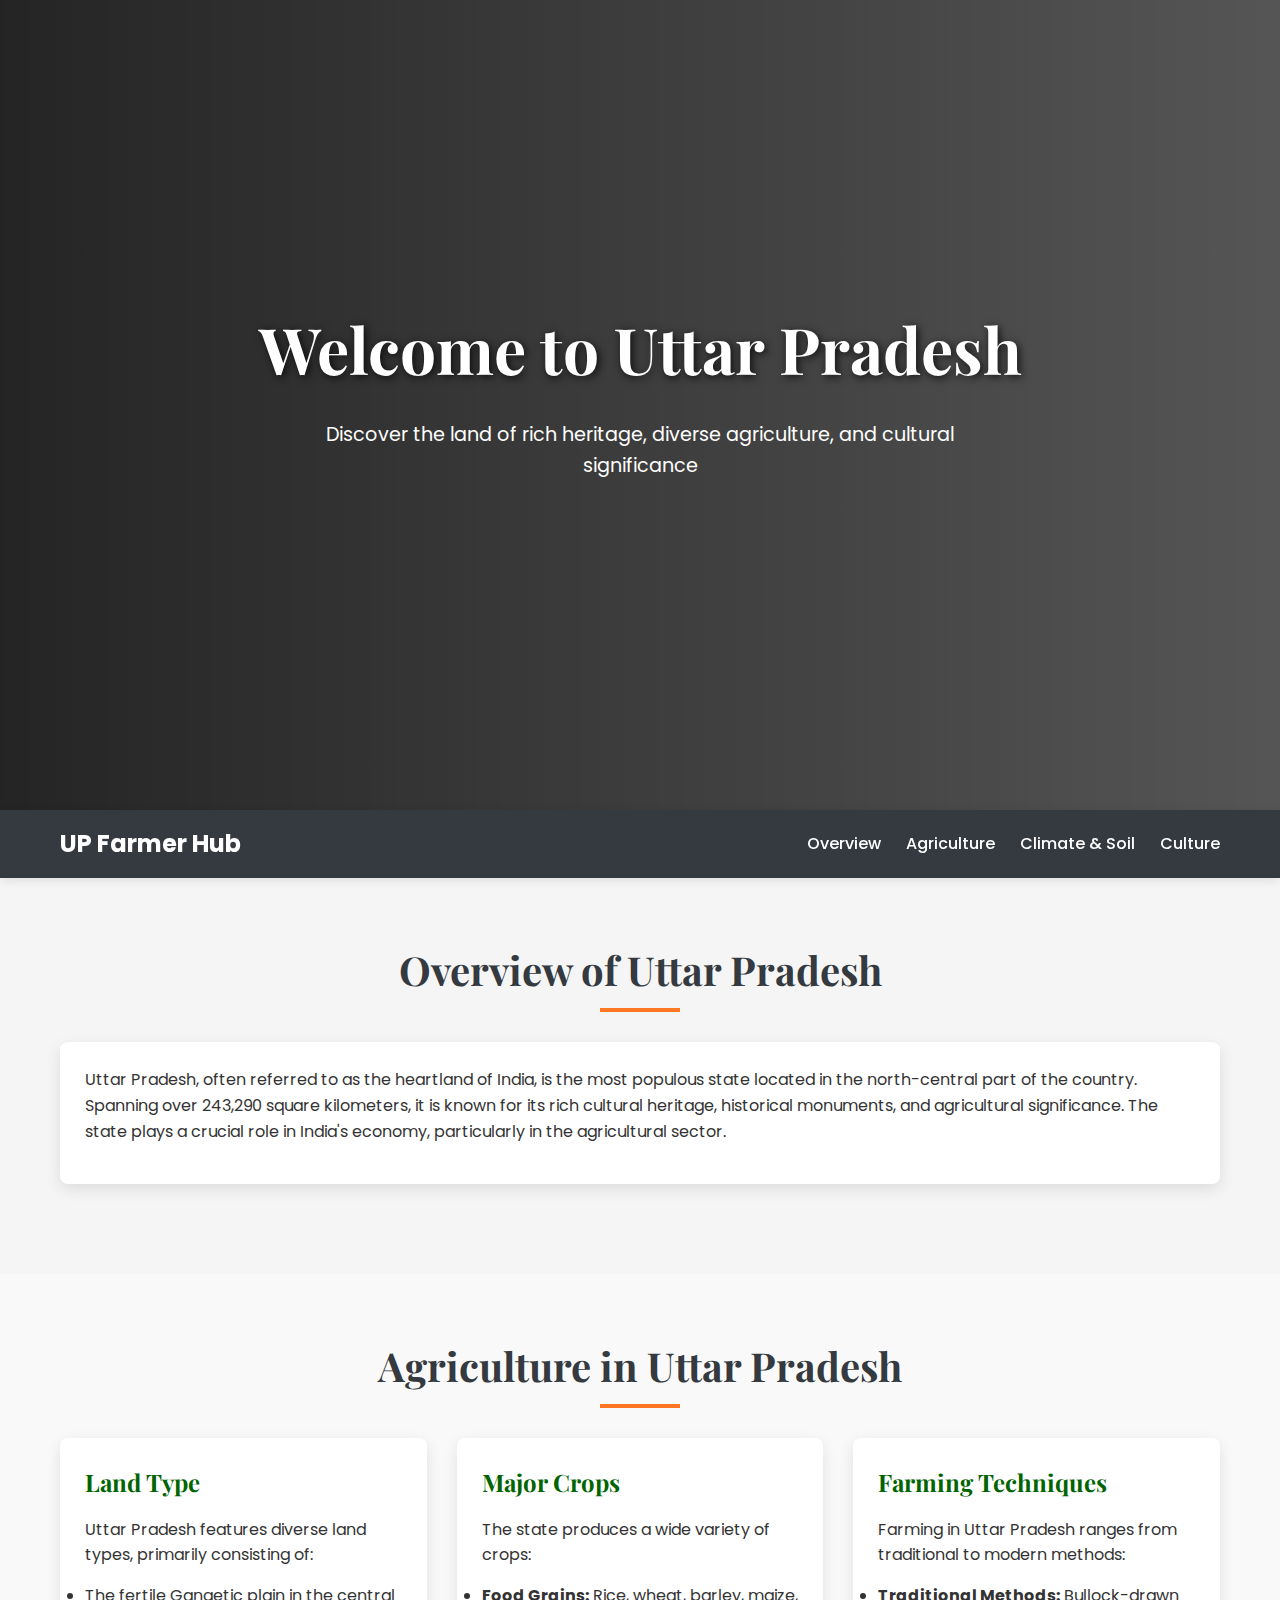
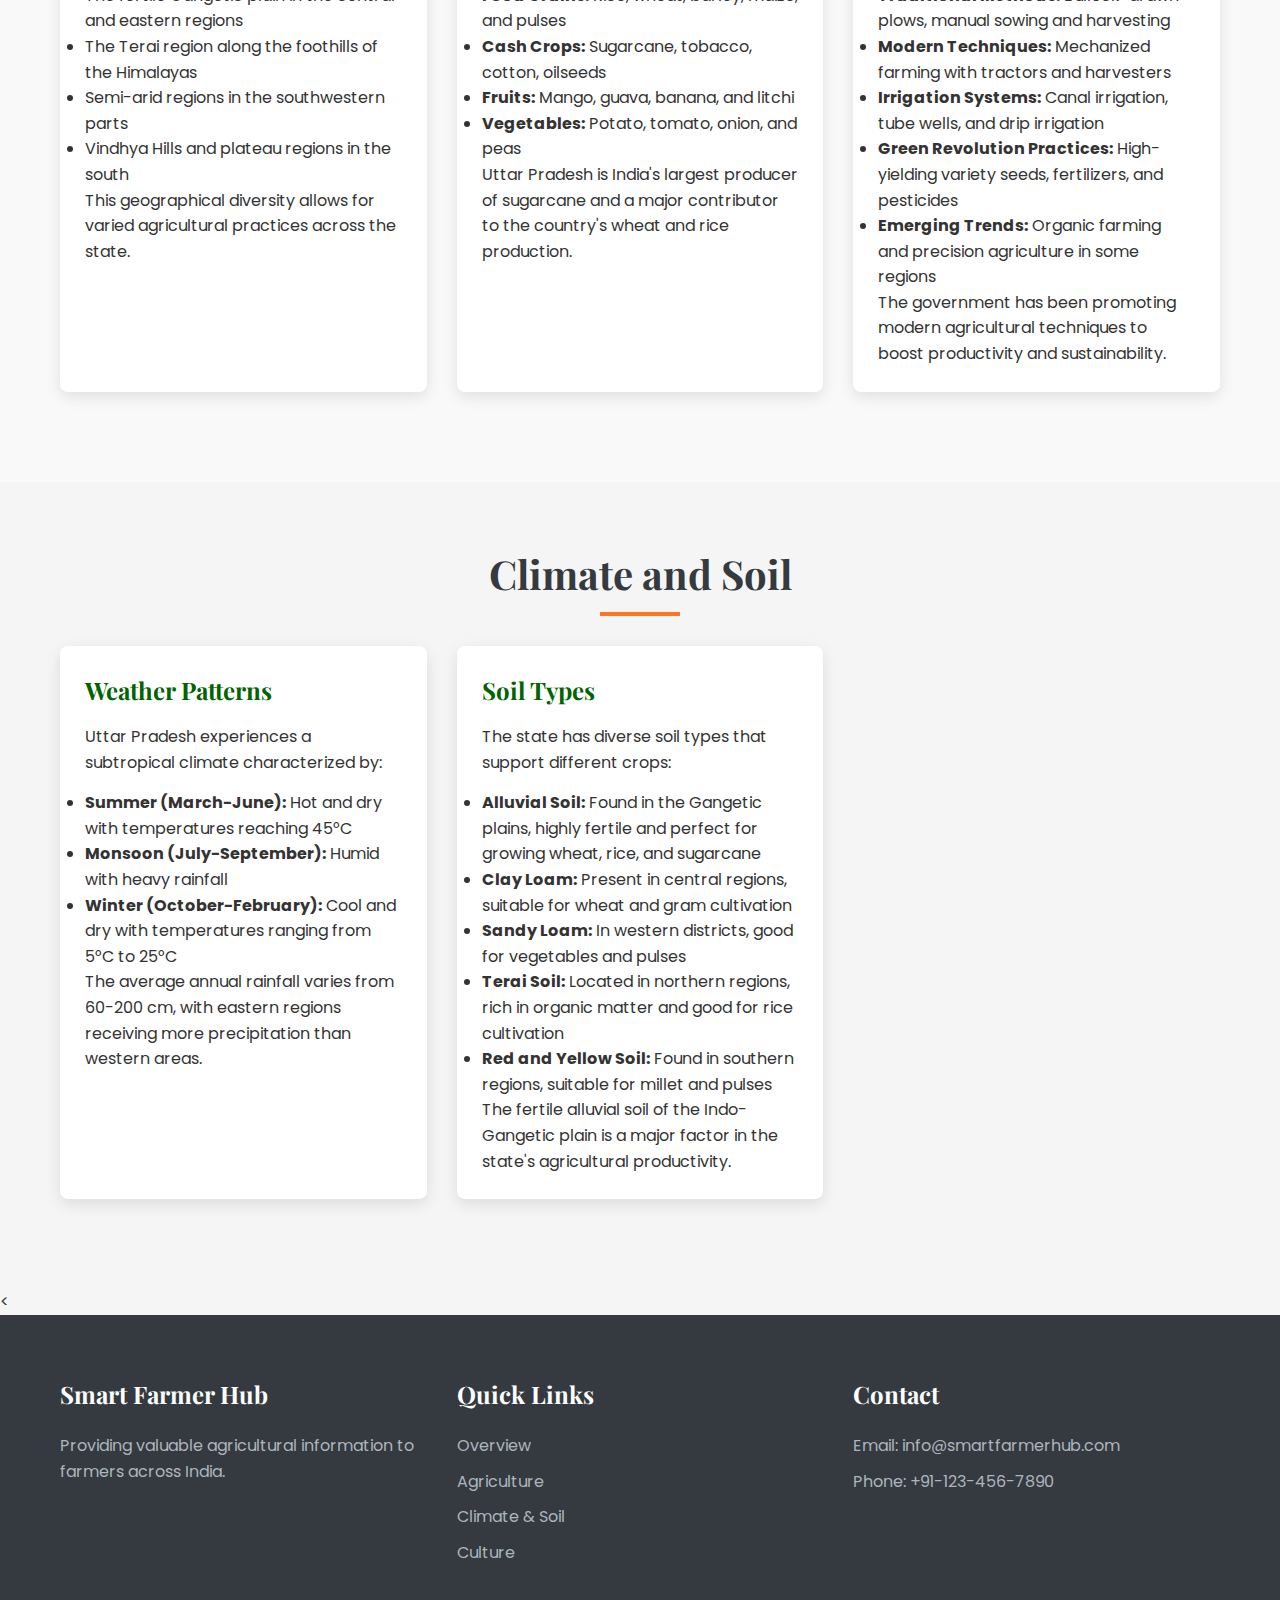
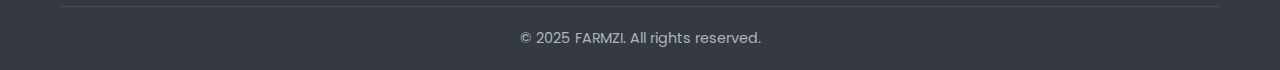
<file: uttr pradesh.html>
<!DOCTYPE html>
<html lang="en">
<head>
    <meta charset="UTF-8">
    <meta name="viewport" content="width=device-width, initial-scale=1.0">
    <title>Uttar Pradesh - Smart Farmer Hub</title>
    <link rel="preconnect" href="https://fonts.googleapis.com">
    <link rel="preconnect" href="https://fonts.gstatic.com" crossorigin>
    <link href="https://fonts.googleapis.com/css2?family=Poppins:wght@300;400;500;600;700&family=Playfair+Display:wght@400;700&display=swap" rel="stylesheet">
    <style>
        :root {
            --primary-color: #ff7722;
            --secondary-color: #006400;
            --accent-color: #ffc107;
            --text-color: #333;
            --light-color: #f8f9fa;
            --dark-color: #343a40;
            --border-radius: 8px;
        }

        * {
            margin: 0;
            padding: 0;
            box-sizing: border-box;
        }

        body {
            font-family: 'Poppins', sans-serif;
            line-height: 1.6;
            color: var(--text-color);
            background-color: #f5f5f5;
            overflow-x: hidden;
        }

        h1, h2, h3, h4 {
            font-family: 'Playfair Display', serif;
            color: var(--dark-color);
        }

        .container {
            max-width: 1200px;
            margin: 0 auto;
            padding: 0 20px;
        }

        /* Header */
        .header {
            background: linear-gradient(rgba(0, 0, 0, 0.5), rgba(0, 0, 0, 0.5)), 
                        url('https://images.unsplash.com/photo-1696247834103-8ecc734d1ba2?ixlib=rb-4.0.3&auto=format&fit=crop&w=2000&q=80');
            background-size: cover;
            background-position: center;
            height: 90vh;
            display: flex;
            align-items: center;
            justify-content: center;
            text-align: center;
            color: white;
            position: relative;
        }

        .header::before {
            content: "";
            position: absolute;
            top: 0;
            left: 0;
            right: 0;
            bottom: 0;
            background: linear-gradient(to right, rgba(0,0,0,0.7) 0%, rgba(0,0,0,0.3) 100%);
            z-index: 0;
        }

        .header-content {
            z-index: 1;
        }

        .header h1 {
            font-size: 4rem;
            margin-bottom: 20px;
            color: white;
            text-shadow: 2px 2px 8px rgba(0,0,0,0.8);
        }

        .header p {
            font-size: 1.2rem;
            max-width: 700px;
            margin: 0 auto;
            margin-bottom: 30px;
        }

        /* Navigation */
        .navbar {
            background-color: var(--dark-color);
            position: sticky;
            top: 0;
            z-index: 1000;
            box-shadow: 0 2px 10px rgba(0, 0, 0, 0.1);
        }

        .nav-container {
            display: flex;
            justify-content: space-between;
            align-items: center;
            padding: 15px 20px;
        }

        .nav-logo {
            font-size: 1.5rem;
            font-weight: 700;
            color: white;
            text-decoration: none;
        }

        .nav-menu {
            display: flex;
            list-style: none;
        }

        .nav-menu li {
            margin-left: 25px;
        }

        .nav-menu a {
            color: white;
            text-decoration: none;
            font-weight: 500;
            transition: color 0.3s;
            position: relative;
        }

        .nav-menu a:hover {
            color: var(--primary-color);
        }

        .nav-menu a::after {
            content: '';
            position: absolute;
            width: 0;
            height: 2px;
            bottom: -5px;
            left: 0;
            background-color: var(--primary-color);
            transition: width 0.3s;
        }

        .nav-menu a:hover::after {
            width: 100%;
        }

        .mobile-menu-btn {
            display: none;
            background: none;
            border: none;
            color: white;
            font-size: 1.5rem;
            cursor: pointer;
        }

        /* Sections */
        section {
            padding: 60px 0;
        }

        .section-title {
            text-align: center;
            margin-bottom: 40px;
            font-size: 2.5rem;
            position: relative;
            animation: fadeIn 0.8s ease forwards;
        }

        .section-title::after {
            content: "";
            position: absolute;
            bottom: -10px;
            left: 50%;
            transform: translateX(-50%);
            width: 80px;
            height: 4px;
            background-color: var(--primary-color);
        }

        /* Cards */
        .card {
            background-color: white;
            border-radius: var(--border-radius);
            box-shadow: 0 5px 15px rgba(0, 0, 0, 0.1);
            overflow: hidden;
            margin-bottom: 30px;
            transition: transform 0.3s ease, box-shadow 0.3s ease;
            animation: fadeIn 0.8s ease forwards;
        }

        .card:hover {
            transform: translateY(-10px);
            box-shadow: 0 15px 30px rgba(0, 0, 0, 0.15);
        }

        .card-body {
            padding: 25px;
        }

        .card-title {
            font-size: 1.5rem;
            margin-bottom: 15px;
            color: var(--secondary-color);
        }

        .card-text {
            margin-bottom: 15px;
        }

        /* Grid Layout */
        .grid {
            display: grid;
            grid-template-columns: repeat(auto-fill, minmax(350px, 1fr));
            gap: 30px;
        }

        /* Feature Section */
        .feature-icon {
            font-size: 3rem;
            color: var(--primary-color);
            margin-bottom: 20px;
        }

        /* Table */
        table {
            width: 100%;
            border-collapse: collapse;
            margin: 20px 0;
        }

        th, td {
            padding: 12px 15px;
            text-align: left;
            border-bottom: 1px solid #ddd;
        }

        th {
            background-color: var(--secondary-color);
            color: white;
        }

        tr:nth-child(even) {
            background-color: #f2f2f2;
        }

        tr:hover {
            background-color: #ddd;
        }

        /* Gallery Section */
        .gallery {
            display: grid;
            grid-template-columns: repeat(auto-fill, minmax(300px, 1fr));
            grid-gap: 20px;
            margin: 40px 0;
        }

        .gallery-item {
            position: relative;
            overflow: hidden;
            border-radius: var(--border-radius);
            box-shadow: 0 5px 15px rgba(0, 0, 0, 0.1);
            transition: transform 0.3s ease;
            animation: fadeIn 0.8s ease forwards;
        }

        .gallery-item img {
            width: 100%;
            height: 250px;
            object-fit: cover;
            transition: transform 0.5s ease;
        }

        .gallery-item:hover {
            transform: translateY(-5px);
        }

        .gallery-item:hover img {
            transform: scale(1.05);
        }

        .gallery-caption {
            position: absolute;
            bottom: 0;
            left: 0;
            right: 0;
            padding: 15px;
            background: linear-gradient(transparent, rgba(0,0,0,0.7));
            color: white;
            font-weight: 500;
        }

        .section-intro {
            text-align: center;
            max-width: 800px;
            margin: 0 auto 30px;
            font-size: 1.1rem;
            color: #555;
        }

        .tourism-info {
            background-color: #f8f9fa;
            padding: 30px;
            border-radius: var(--border-radius);
            margin-top: 40px;
            box-shadow: 0 5px 15px rgba(0, 0, 0, 0.1);
        }

        .tourism-info h3 {
            color: var(--secondary-color);
            margin-bottom: 20px;
            font-size: 1.8rem;
        }

        .attraction-list {
            margin: 20px 0;
            padding-left: 20px;
        }

        .attraction-list li {
            margin-bottom: 10px;
        }

        /* Footer */
        .footer {
            background-color: var(--dark-color);
            color: white;
            padding: 60px 0 20px;
        }

        .footer-content {
            display: grid;
            grid-template-columns: repeat(auto-fit, minmax(250px, 1fr));
            gap: 30px;
            margin-bottom: 30px;
        }

        .footer-column h3 {
            color: white;
            margin-bottom: 20px;
            font-size: 1.5rem;
        }

        .footer-column p, .footer-column a {
            color: #adb5bd;
            margin-bottom: 10px;
            display: block;
            text-decoration: none;
            transition: color 0.3s;
        }

        .footer-column a:hover {
            color: var(--primary-color);
        }

        .copyright {
            text-align: center;
            padding-top: 20px;
            border-top: 1px solid #4b4b4b;
            color: #adb5bd;
            font-size: 0.9rem;
        }

        /* Animation */
        @keyframes fadeIn {
            from { opacity: 0; transform: translateY(20px); }
            to { opacity: 1; transform: translateY(0); }
        }

        /* Responsive */
        @media (max-width: 768px) {
            .header h1 {
                font-size: 2.5rem;
            }
            
            .nav-menu {
                position: fixed;
                top: 60px;
                left: 0;
                background-color: var(--dark-color);
                width: 100%;
                height: 0;
                overflow: hidden;
                flex-direction: column;
                transition: height 0.3s ease;
                padding: 0;
            }

            .nav-menu.active {
                height: auto;
                padding: 20px 0;
            }

            .nav-menu li {
                margin: 10px 0;
                text-align: center;
            }

            .mobile-menu-btn {
                display: block;
            }
            
            .section-title {
                font-size: 2rem;
            }
            
            .grid {
                grid-template-columns: 1fr;
            }

            .gallery {
                grid-template-columns: repeat(auto-fill, minmax(250px, 1fr));
            }
        }
    </style>
</head>
<body>
    <header class="header">
        <div class="header-content">
            <h1>Welcome to Uttar Pradesh</h1>
            <p>Discover the land of rich heritage, diverse agriculture, and cultural significance</p>
        </div>
    </header>

    <nav class="navbar">
        <div class="container nav-container">
            <a href="#" class="nav-logo">UP Farmer Hub</a>
            <button class="mobile-menu-btn">☰</button>
            <ul class="nav-menu">
                <li><a href="#overview">Overview</a></li>
                <li><a href="#agriculture">Agriculture</a></li>
                <li><a href="#climate">Climate & Soil</a></li>
                <li><a href="#culture">Culture</a></li>
            </ul>
        </div>
    </nav>

    <section id="overview">
        <div class="container">
            <h2 class="section-title">Overview of Uttar Pradesh</h2>
            <div class="card">
                <div class="card-body">
                    <p class="card-text">
                        Uttar Pradesh, often referred to as the heartland of India, is the most populous state located in the north-central part of the country. Spanning over 243,290 square kilometers, it is known for its rich cultural heritage, historical monuments, and agricultural significance. The state plays a crucial role in India's economy, particularly in the agricultural sector.
                    </p>
                </div>
            </div>
        </div>
    </section>

    <section id="agriculture" style="background-color: #f9f9f9;">
        <div class="container">
            <h2 class="section-title">Agriculture in Uttar Pradesh</h2>
            
            <div class="grid">
                <div class="card">
                    <div class="card-body">
                        <h3 class="card-title">Land Type</h3>
                        <p class="card-text">
                            Uttar Pradesh features diverse land types, primarily consisting of:
                            <ul>
                                <li>The fertile Gangetic plain in the central and eastern regions</li>
                                <li>The Terai region along the foothills of the Himalayas</li>
                                <li>Semi-arid regions in the southwestern parts</li>
                                <li>Vindhya Hills and plateau regions in the south</li>
                            </ul>
                            This geographical diversity allows for varied agricultural practices across the state.
                        </p>
                    </div>
                </div>

                <div class="card">
                    <div class="card-body">
                        <h3 class="card-title">Major Crops</h3>
                        <p class="card-text">
                            The state produces a wide variety of crops:
                            <ul>
                                <li><strong>Food Grains:</strong> Rice, wheat, barley, maize, and pulses</li>
                                <li><strong>Cash Crops:</strong> Sugarcane, tobacco, cotton, oilseeds</li>
                                <li><strong>Fruits:</strong> Mango, guava, banana, and litchi</li>
                                <li><strong>Vegetables:</strong> Potato, tomato, onion, and peas</li>
                            </ul>
                            Uttar Pradesh is India's largest producer of sugarcane and a major contributor to the country's wheat and rice production.
                        </p>
                    </div>
                </div>

                <div class="card">
                    <div class="card-body">
                        <h3 class="card-title">Farming Techniques</h3>
                        <p class="card-text">
                            Farming in Uttar Pradesh ranges from traditional to modern methods:
                            <ul>
                                <li><strong>Traditional Methods:</strong> Bullock-drawn plows, manual sowing and harvesting</li>
                                <li><strong>Modern Techniques:</strong> Mechanized farming with tractors and harvesters</li>
                                <li><strong>Irrigation Systems:</strong> Canal irrigation, tube wells, and drip irrigation</li>
                                <li><strong>Green Revolution Practices:</strong> High-yielding variety seeds, fertilizers, and pesticides</li>
                                <li><strong>Emerging Trends:</strong> Organic farming and precision agriculture in some regions</li>
                            </ul>
                            The government has been promoting modern agricultural techniques to boost productivity and sustainability.
                        </p>
                    </div>
                </div>
            </div>
        </div>
    </section>

    <section id="climate">
        <div class="container">
            <h2 class="section-title">Climate and Soil</h2>
            
            <div class="grid">
                <div class="card">
                    <div class="card-body">
                        <h3 class="card-title">Weather Patterns</h3>
                        <p class="card-text">
                            Uttar Pradesh experiences a subtropical climate characterized by:
                            <ul>
                                <li><strong>Summer (March-June):</strong> Hot and dry with temperatures reaching 45°C</li>
                                <li><strong>Monsoon (July-September):</strong> Humid with heavy rainfall</li>
                                <li><strong>Winter (October-February):</strong> Cool and dry with temperatures ranging from 5°C to 25°C</li>
                            </ul>
                            The average annual rainfall varies from 60-200 cm, with eastern regions receiving more precipitation than western areas.
                        </p>
                    </div>
                </div>

                <div class="card">
                    <div class="card-body">
                        <h3 class="card-title">Soil Types</h3>
                        <p class="card-text">
                            The state has diverse soil types that support different crops:
                            <ul>
                                <li><strong>Alluvial Soil:</strong> Found in the Gangetic plains, highly fertile and perfect for growing wheat, rice, and sugarcane</li>
                                <li><strong>Clay Loam:</strong> Present in central regions, suitable for wheat and gram cultivation</li>
                                <li><strong>Sandy Loam:</strong> In western districts, good for vegetables and pulses</li>
                                <li><strong>Terai Soil:</strong> Located in northern regions, rich in organic matter and good for rice cultivation</li>
                                <li><strong>Red and Yellow Soil:</strong> Found in southern regions, suitable for millet and pulses</li>
                            </ul>
                            The fertile alluvial soil of the Indo-Gangetic plain is a major factor in the state's agricultural productivity.
                        </p>
                    </div>
                </div>
            </div>
        </div>
    </section>

    <
            </div>
            
            
        </div>
    </section>

    

                
                </div>
            </div>
        </div>
    </section>

    <footer class="footer">
        <div class="container">
            <div class="footer-content">
                <div class="footer-column">
                    <h3>Smart Farmer Hub</h3>
                    <p>Providing valuable agricultural information to farmers across India.</p>
                </div>
                <div class="footer-column">
                    <h3>Quick Links</h3>
                    <a href="#overview">Overview</a>
                    <a href="#agriculture">Agriculture</a>
                    <a href="#climate">Climate & Soil</a>
                    <a href="#culture">Culture</a>
                </div>
                <div class="footer-column">
                    <h3>Contact</h3>
                    <p>Email: info@smartfarmerhub.com</p>
                    <p>Phone: +91-123-456-7890</p>
                </div>
            </div>
            <div class="copyright">
                <p>&copy; 2025 FARMZI. All rights reserved.</p>
            </div>
        </div>
    </footer>

    <script>
        // Mobile menu toggle
        document.querySelector('.mobile-menu-btn').addEventListener('click', function() {
            document.querySelector('.nav-menu').classList.toggle('active');
        });

        // Smooth scrolling for navigation links
        document.querySelectorAll('a[href^="#"]').forEach(anchor => {
            anchor.addEventListener('click', function (e) {
                e.preventDefault();
                document.querySelector(this.getAttribute('href')).scrollIntoView({
                    behavior: 'smooth'
                });
                // Close mobile menu after clicking a link
                document.querySelector('.nav-menu').classList.remove('active');
            });
        });
    </script>
</body>
</html>
</file>
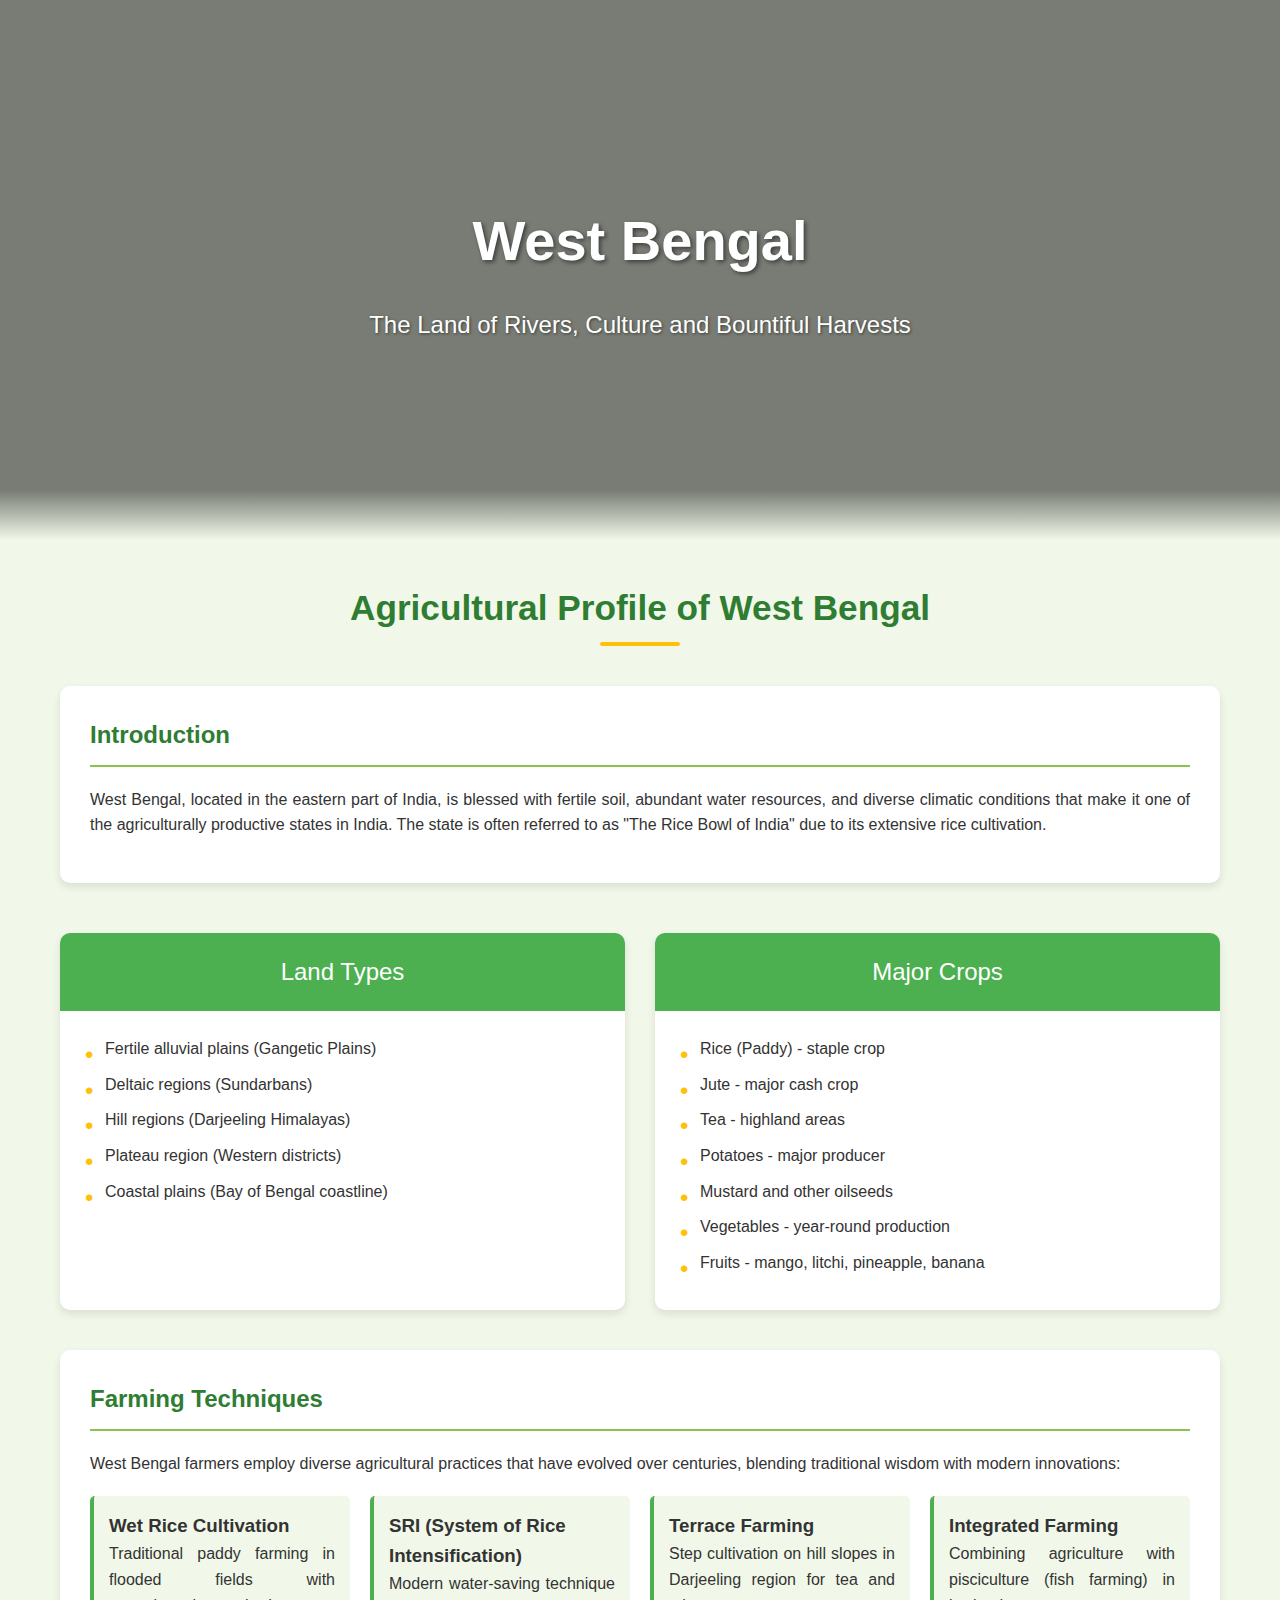
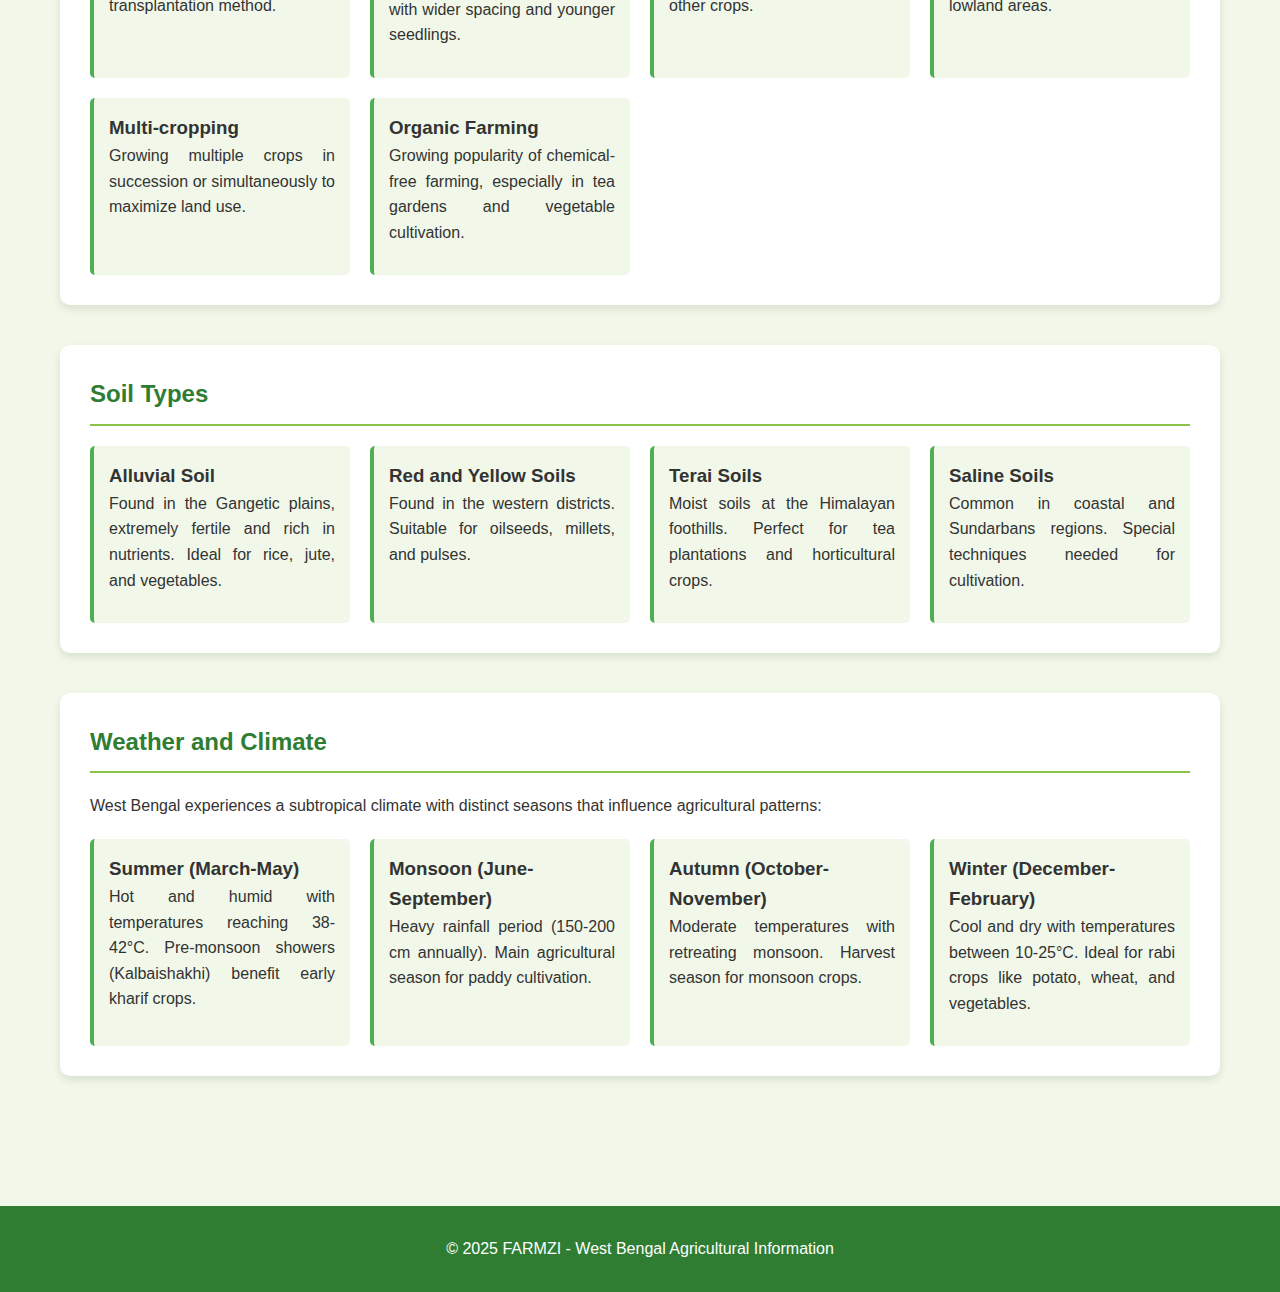
<file: WB.html>
<!DOCTYPE html>
<html lang="en">
<head>
    <meta charset="UTF-8">
    <meta name="viewport" content="width=device-width, initial-scale=1.0">
    <title>West Bengal - Smart Farmer Hub</title>
    <style>
        :root {
            --primary-color: #4CAF50;
            --secondary-color: #8BC34A;
            --accent-color: #FFC107;
            --dark-color: #2E7D32;
            --light-color: #F1F8E9;
            --text-color: #333;
            --shadow: 0 4px 8px rgba(0,0,0,0.1);
        }
        
        * {
            margin: 0;
            padding: 0;
            box-sizing: border-box;
            font-family: 'Segoe UI', Tahoma, Geneva, Verdana, sans-serif;
        }
        
        body {
            background-color: var(--light-color);
            color: var(--text-color);
            line-height: 1.6;
        }
        
        .hero {
            background-image: linear-gradient(rgba(0, 0, 0, 0.5), rgba(0, 0, 0, 0.5)), 
                            url('https://upload.wikimedia.org/wikipedia/commons/thumb/f/f5/Beauty_of_Westbengal.jpg/1200px-Beauty_of_Westbengal.jpg');
            background-size: cover;
            background-position: center;
            height: 60vh;
            display: flex;
            flex-direction: column;
            justify-content: center;
            align-items: center;
            text-align: center;
            padding: 0 20px;
            color: white;
            position: relative;
            overflow: hidden;
        }
        
        .hero::after {
            content: "";
            position: absolute;
            bottom: 0;
            left: 0;
            right: 0;
            height: 50px;
            background: linear-gradient(to top, var(--light-color), transparent);
        }
        
        .hero h1 {
            font-size: 3.5rem;
            margin-bottom: 20px;
            text-shadow: 2px 2px 4px rgba(0,0,0,0.5);
            animation: fadeIn 1s ease-in;
        }
        
        .hero p {
            font-size: 1.5rem;
            max-width: 800px;
            text-shadow: 1px 1px 3px rgba(0,0,0,0.5);
            animation: slideUp 1s ease-out 0.5s both;
        }
        
        .container {
            max-width: 1200px;
            margin: 0 auto;
            padding: 40px 20px;
        }
        
        .section-title {
            text-align: center;
            margin-bottom: 50px;
            position: relative;
            font-size: 2.2rem;
            color: var(--dark-color);
        }
        
        .section-title::after {
            content: "";
            position: absolute;
            bottom: -10px;
            left: 50%;
            transform: translateX(-50%);
            width: 80px;
            height: 4px;
            background-color: var(--accent-color);
            border-radius: 2px;
        }
        
        .card-container {
            display: grid;
            grid-template-columns: repeat(auto-fit, minmax(300px, 1fr));
            gap: 30px;
            margin-top: 50px;
        }
        
        .card {
            background-color: white;
            border-radius: 10px;
            overflow: hidden;
            box-shadow: var(--shadow);
            transition: transform 0.3s ease, box-shadow 0.3s ease;
        }
        
        .card:hover {
            transform: translateY(-10px);
            box-shadow: 0 12px 20px rgba(0,0,0,0.2);
        }
        
        .card-header {
            background-color: var(--primary-color);
            color: white;
            padding: 20px;
            text-align: center;
            font-size: 1.5rem;
        }
        
        .card-content {
            padding: 25px;
        }
        
        .card-content h3 {
            color: var(--dark-color);
            margin-bottom: 15px;
            border-bottom: 2px solid var(--secondary-color);
            padding-bottom: 10px;
        }
        
        .card-content ul {
            list-style-type: none;
        }
        
        .card-content li {
            margin-bottom: 10px;
            padding-left: 20px;
            position: relative;
        }
        
        .card-content li::before {
            content: "•";
            color: var(--accent-color);
            font-size: 1.5rem;
            position: absolute;
            left: 0;
        }
        
        .feature-box {
            background-color: white;
            border-radius: 10px;
            padding: 30px;
            margin: 40px 0;
            box-shadow: var(--shadow);
        }
        
        .feature-box h2 {
            color: var(--dark-color);
            margin-bottom: 20px;
            border-bottom: 2px solid var(--secondary-color);
            padding-bottom: 10px;
        }
        
        .feature-box p {
            margin-bottom: 15px;
            text-align: justify;
        }
        
        .feature-grid {
            display: grid;
            grid-template-columns: repeat(auto-fit, minmax(250px, 1fr));
            gap: 20px;
            margin-top: 20px;
        }
        
        .feature-item {
            background-color: var(--light-color);
            border-left: 4px solid var(--primary-color);
            padding: 15px;
            border-radius: 5px;
        }
        
        .footer {
            background-color: var(--dark-color);
            color: white;
            text-align: center;
            padding: 30px 20px;
            margin-top: 50px;
        }
        
        @keyframes fadeIn {
            from { opacity: 0; }
            to { opacity: 1; }
        }
        
        @keyframes slideUp {
            from { opacity: 0; transform: translateY(20px); }
            to { opacity: 1; transform: translateY(0); }
        }
        
        @media (max-width: 768px) {
            .hero h1 {
                font-size: 2.5rem;
            }
            
            .hero p {
                font-size: 1.2rem;
            }
            
            .section-title {
                font-size: 1.8rem;
            }
        }
    </style>
</head>
<body>
    <section class="hero">
        <h1>West Bengal</h1>
        <p>The Land of Rivers, Culture and Bountiful Harvests</p>
    </section>
    
    <div class="container">
        <h2 class="section-title">Agricultural Profile of West Bengal</h2>
        
        <div class="feature-box">
            <h2>Introduction</h2>
            <p>West Bengal, located in the eastern part of India, is blessed with fertile soil, abundant water resources, and diverse climatic conditions that make it one of the agriculturally productive states in India. The state is often referred to as "The Rice Bowl of India" due to its extensive rice cultivation.</p>
        </div>
        
        <div class="card-container">
            <div class="card">
                <div class="card-header">Land Types</div>
                <div class="card-content">
                    <ul>
                        <li>Fertile alluvial plains (Gangetic Plains)</li>
                        <li>Deltaic regions (Sundarbans)</li>
                        <li>Hill regions (Darjeeling Himalayas)</li>
                        <li>Plateau region (Western districts)</li>
                        <li>Coastal plains (Bay of Bengal coastline)</li>
                    </ul>
                </div>
            </div>
            
           
            
            <div class="card">
                <div class="card-header">Major Crops</div>
                <div class="card-content">
                    <ul>
                        <li>Rice (Paddy) - staple crop</li>
                        <li>Jute - major cash crop</li>
                        <li>Tea - highland areas</li>
                        <li>Potatoes - major producer</li>
                        <li>Mustard and other oilseeds</li>
                        <li>Vegetables - year-round production</li>
                        <li>Fruits - mango, litchi, pineapple, banana</li>
                    </ul>
                </div>
            </div>
        </div>
        
        <div class="feature-box">
            <h2>Farming Techniques</h2>
            <p>West Bengal farmers employ diverse agricultural practices that have evolved over centuries, blending traditional wisdom with modern innovations:</p>
            
            <div class="feature-grid">
                <div class="feature-item">
                    <h3>Wet Rice Cultivation</h3>
                    <p>Traditional paddy farming in flooded fields with transplantation method.</p>
                </div>
                
                <div class="feature-item">
                    <h3>SRI (System of Rice Intensification)</h3>
                    <p>Modern water-saving technique with wider spacing and younger seedlings.</p>
                </div>
                
                <div class="feature-item">
                    <h3>Terrace Farming</h3>
                    <p>Step cultivation on hill slopes in Darjeeling region for tea and other crops.</p>
                </div>
                
                <div class="feature-item">
                    <h3>Integrated Farming</h3>
                    <p>Combining agriculture with pisciculture (fish farming) in lowland areas.</p>
                </div>
                
                <div class="feature-item">
                    <h3>Multi-cropping</h3>
                    <p>Growing multiple crops in succession or simultaneously to maximize land use.</p>
                </div>
                
                <div class="feature-item">
                    <h3>Organic Farming</h3>
                    <p>Growing popularity of chemical-free farming, especially in tea gardens and vegetable cultivation.</p>
                </div>
            </div>
        </div>
        
        <div class="feature-box">
            <h2>Soil Types</h2>
            <div class="feature-grid">
                <div class="feature-item">
                    <h3>Alluvial Soil</h3>
                    <p>Found in the Gangetic plains, extremely fertile and rich in nutrients. Ideal for rice, jute, and vegetables.</p>
                </div>
                
                <div class="feature-item">
                    <h3>Red and Yellow Soils</h3>
                    <p>Found in the western districts. Suitable for oilseeds, millets, and pulses.</p>
                </div>
                
                <div class="feature-item">
                    <h3>Terai Soils</h3>
                    <p>Moist soils at the Himalayan foothills. Perfect for tea plantations and horticultural crops.</p>
                </div>
                
                <div class="feature-item">
                    <h3>Saline Soils</h3>
                    <p>Common in coastal and Sundarbans regions. Special techniques needed for cultivation.</p>
                </div>
            </div>
        </div>
        
        <div class="feature-box">
            <h2>Weather and Climate</h2>
            <p>West Bengal experiences a subtropical climate with distinct seasons that influence agricultural patterns:</p>
            
            <div class="feature-grid">
                <div class="feature-item">
                    <h3>Summer (March-May)</h3>
                    <p>Hot and humid with temperatures reaching 38-42°C. Pre-monsoon showers (Kalbaishakhi) benefit early kharif crops.</p>
                </div>
                
                <div class="feature-item">
                    <h3>Monsoon (June-September)</h3>
                    <p>Heavy rainfall period (150-200 cm annually). Main agricultural season for paddy cultivation.</p>
                </div>
                
                <div class="feature-item">
                    <h3>Autumn (October-November)</h3>
                    <p>Moderate temperatures with retreating monsoon. Harvest season for monsoon crops.</p>
                </div>
                
                <div class="feature-item">
                    <h3>Winter (December-February)</h3>
                    <p>Cool and dry with temperatures between 10-25°C. Ideal for rabi crops like potato, wheat, and vegetables.</p>
                </div>
            </div>
        </div>
    </div>
    
    <footer class="footer">
        <p>&copy; 2025 FARMZI - West Bengal Agricultural Information</p>
    </footer>
</body>
</html></footer></div>
</file>
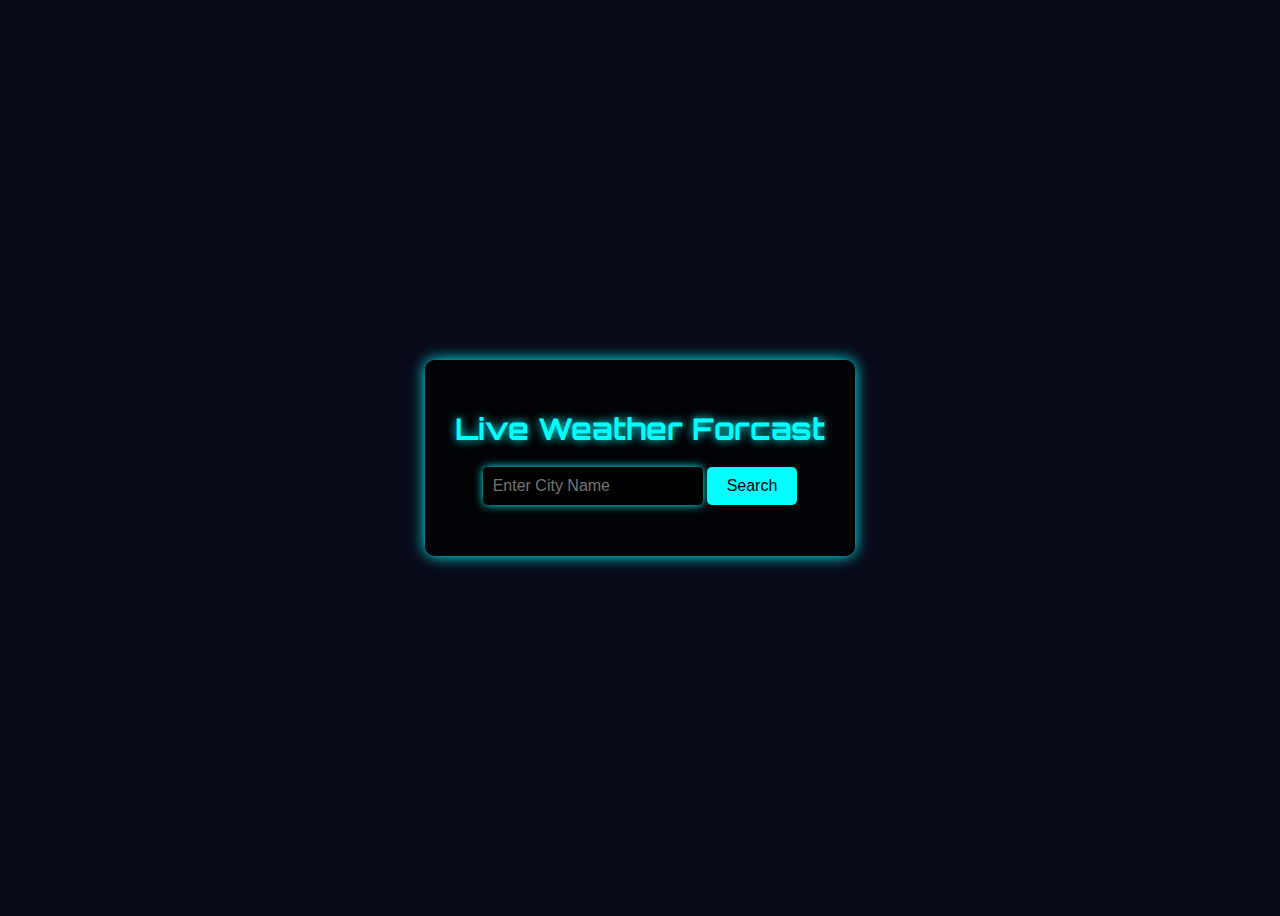
<file: weathwer.html>
<!DOCTYPE html>
<html lang="en">
<head>
    <meta charset="UTF-8">
    <meta name="viewport" content="width=device-width, initial-scale=1.0">
    <title>Live Weather Forcast</title>
    <link rel="stylesheet" href="style.css">
</head>
<body>
    <div class="container">
        <h1 class="title">Live Weather Forcast</h1>
        <div class="search-box">
            <input type="text" id="cityInput" placeholder="Enter City Name">
            <button onclick="getWeather()">Search</button>
        </div>
        <div class="weather-info">
            <h2 id="cityName"></h2>
            <p id="temperature"></p>
            <p id="weather"></p>
            <p id="humidity"></p>
            <p id="wind"></p>
        </div>
    </div>

    <script src="script.js"></script>
</body>
</html>
</file>
<file: style.css>
@import url('https://fonts.googleapis.com/css2?family=Orbitron:wght@500&display=swap');

body {
    background-color: #080A1A;
    color: #00FFFF;
    font-family: 'Orbitron', sans-serif;
    display: flex;
    justify-content: center;
    align-items: center;
    height: 100vh;
    text-align: center;
    overflow: hidden;
}

.container {
    background: rgba(0, 0, 0, 0.8);
    padding: 30px;
    border-radius: 10px;
    box-shadow: 0px 0px 15px #00FFFF;
    animation: glow 1.5s infinite alternate;
}

@keyframes glow {
    from {
        box-shadow: 0px 0px 10px #00FFFF;
    }
    to {
        box-shadow: 0px 0px 25px #00FFFF;
    }
}

.title {
    font-size: 30px;
    text-shadow: 0px 0px 10px #00FFFF;
}

.search-box input {
    padding: 10px;
    width: 200px;
    border: none;
    outline: none;
    background: #000;
    color: #00FFFF;
    font-size: 16px;
    border-radius: 5px;
    box-shadow: 0px 0px 10px #00FFFF;
}

.search-box button {
    padding: 10px 20px;
    background: #00FFFF;
    border: none;
    color: #000;
    font-size: 16px;
    border-radius: 5px;
    cursor: pointer;
    transition: 0.3s;
}

.search-box button:hover {
    background: #008CBA;
    box-shadow: 0px 0px 15px #00FFFF;
}

.weather-info {
    margin-top: 20px;
    font-size: 18px;
}

.weather-info h2 {
    font-size: 25px;
    text-shadow: 0px 0px 10px #00FFFF;
}
</file>
